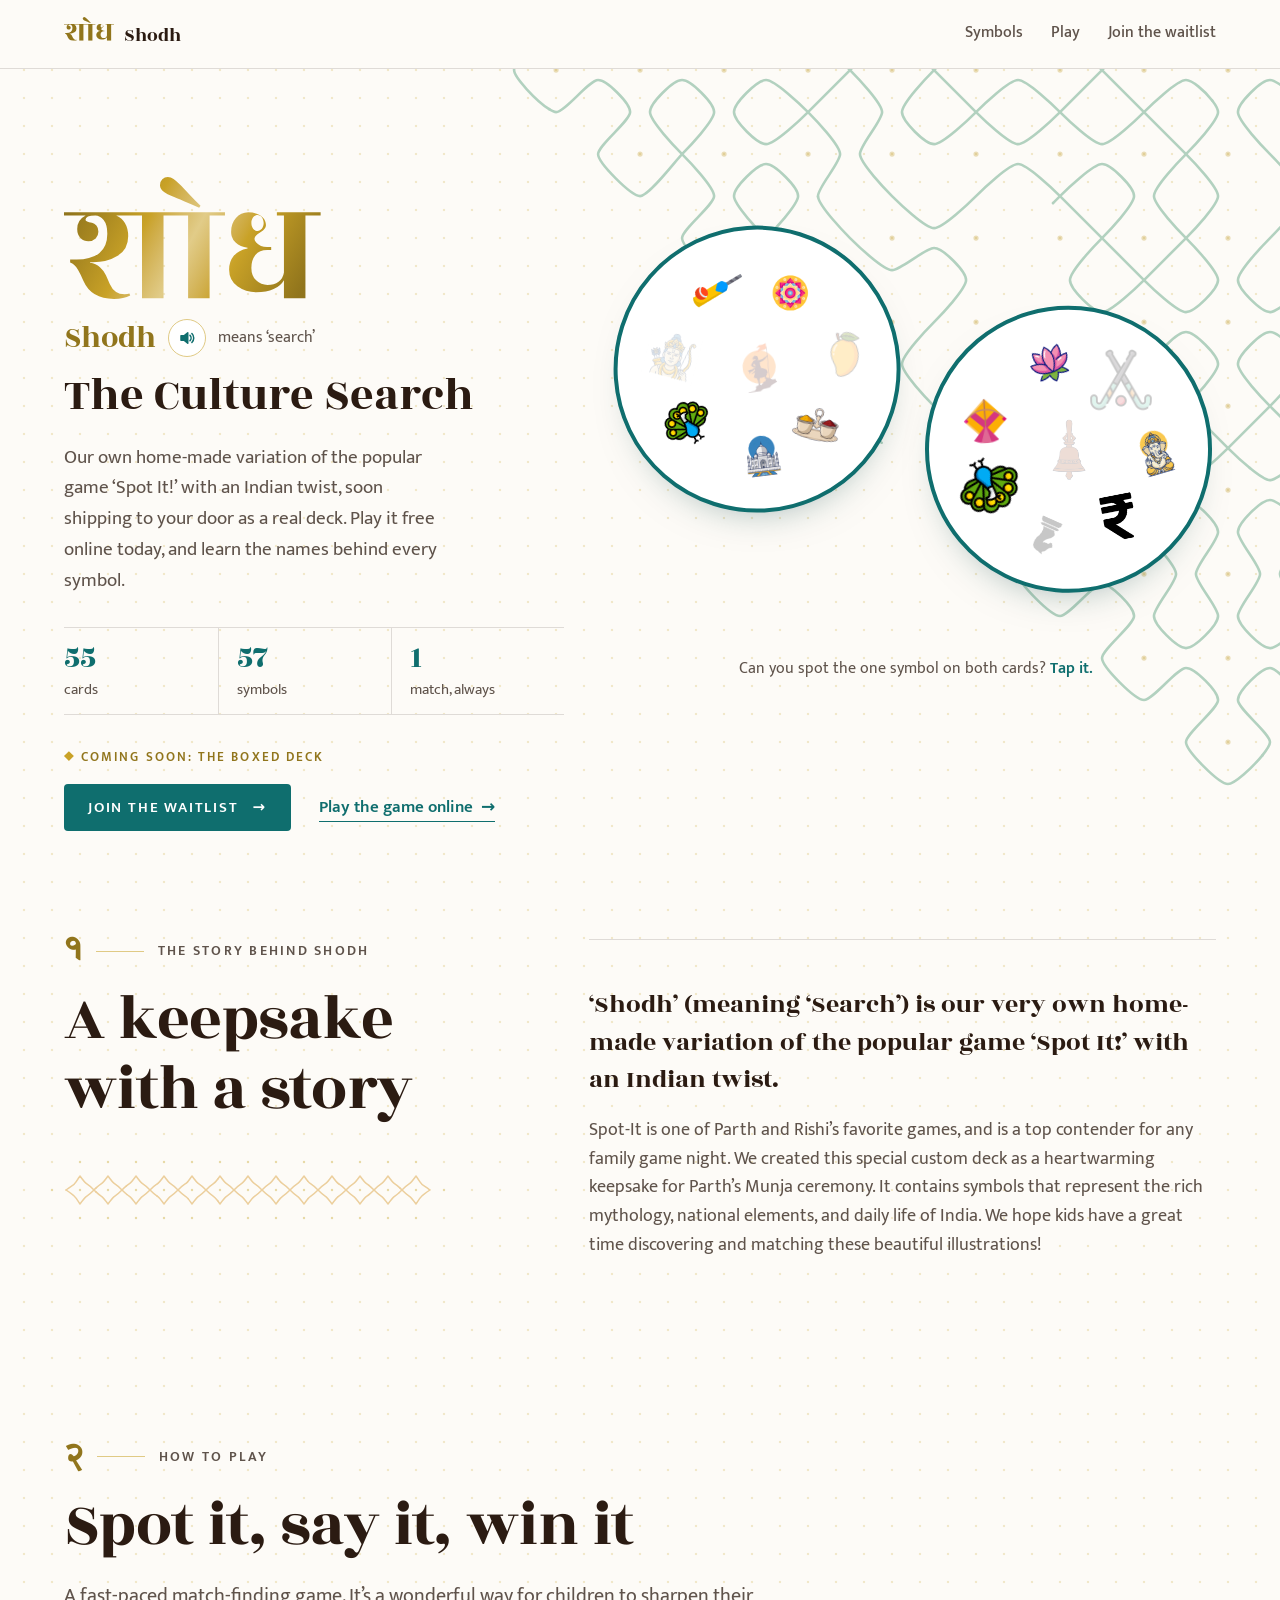
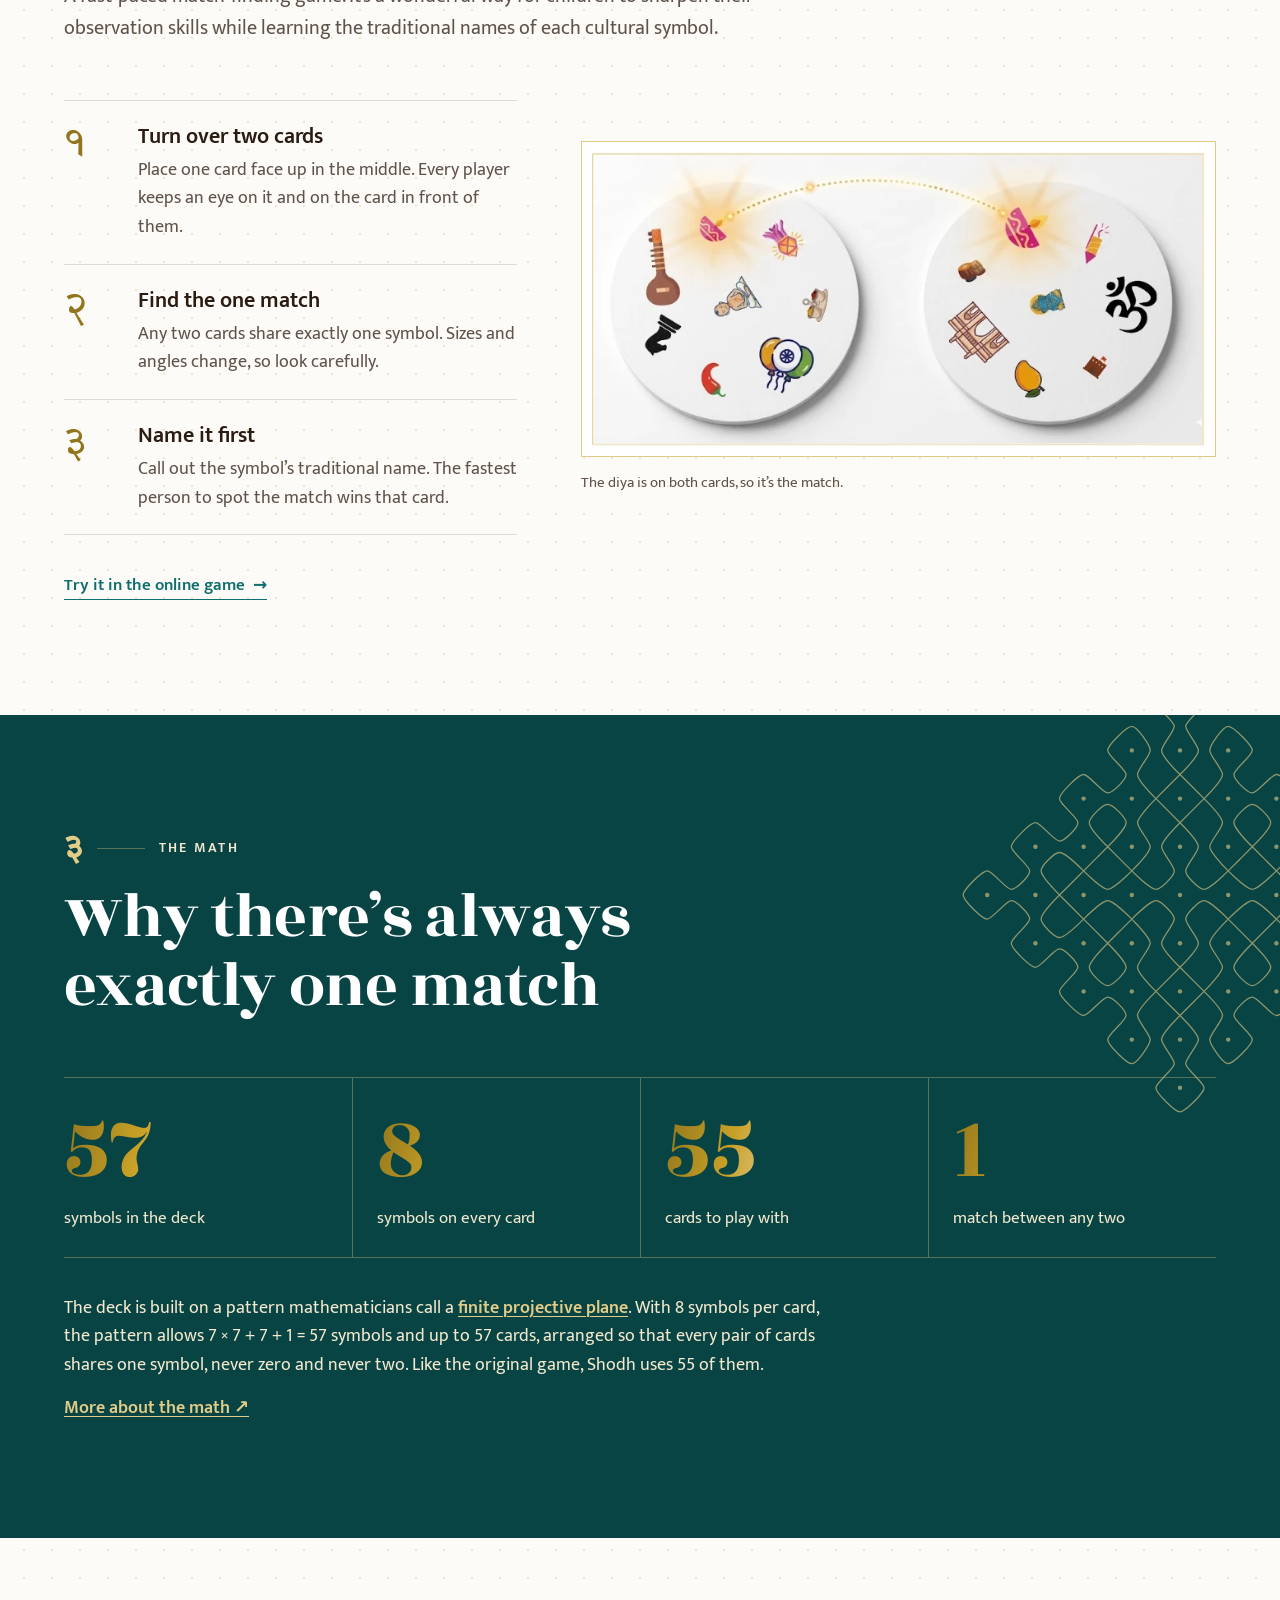
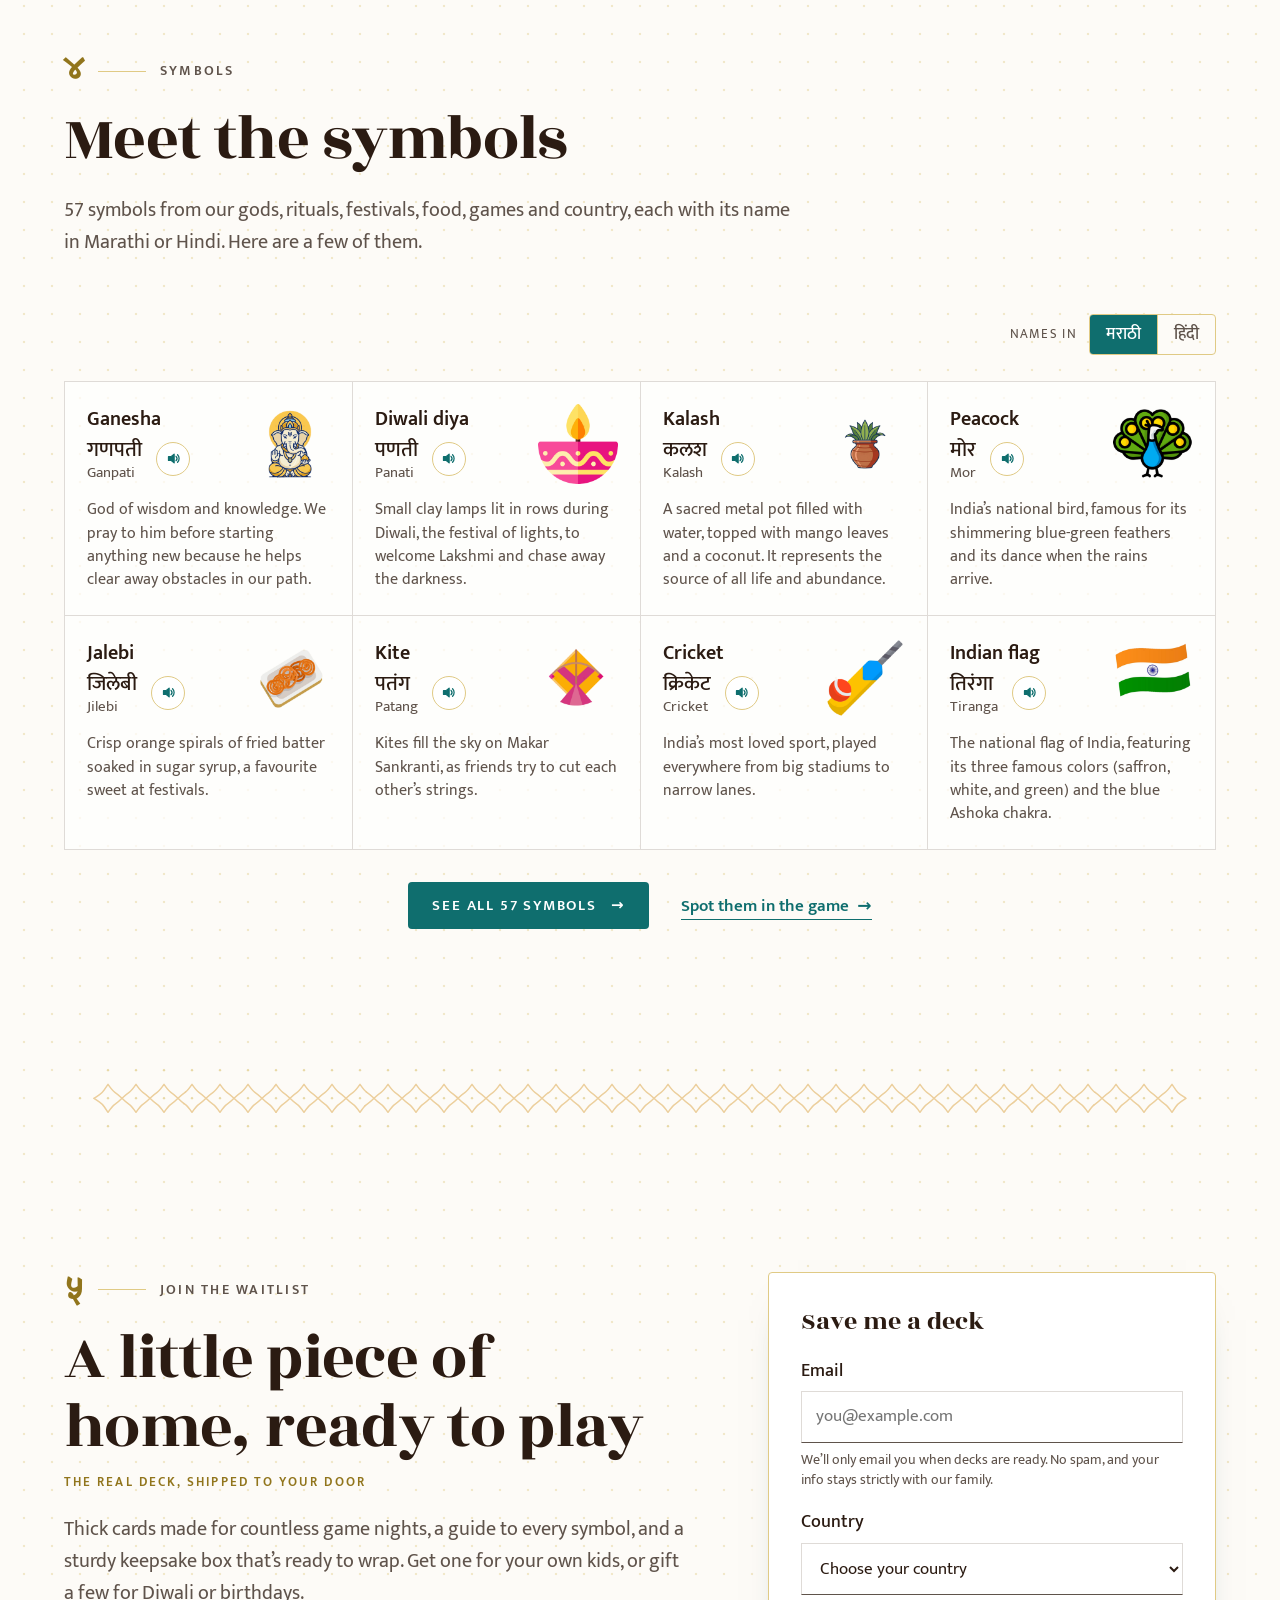
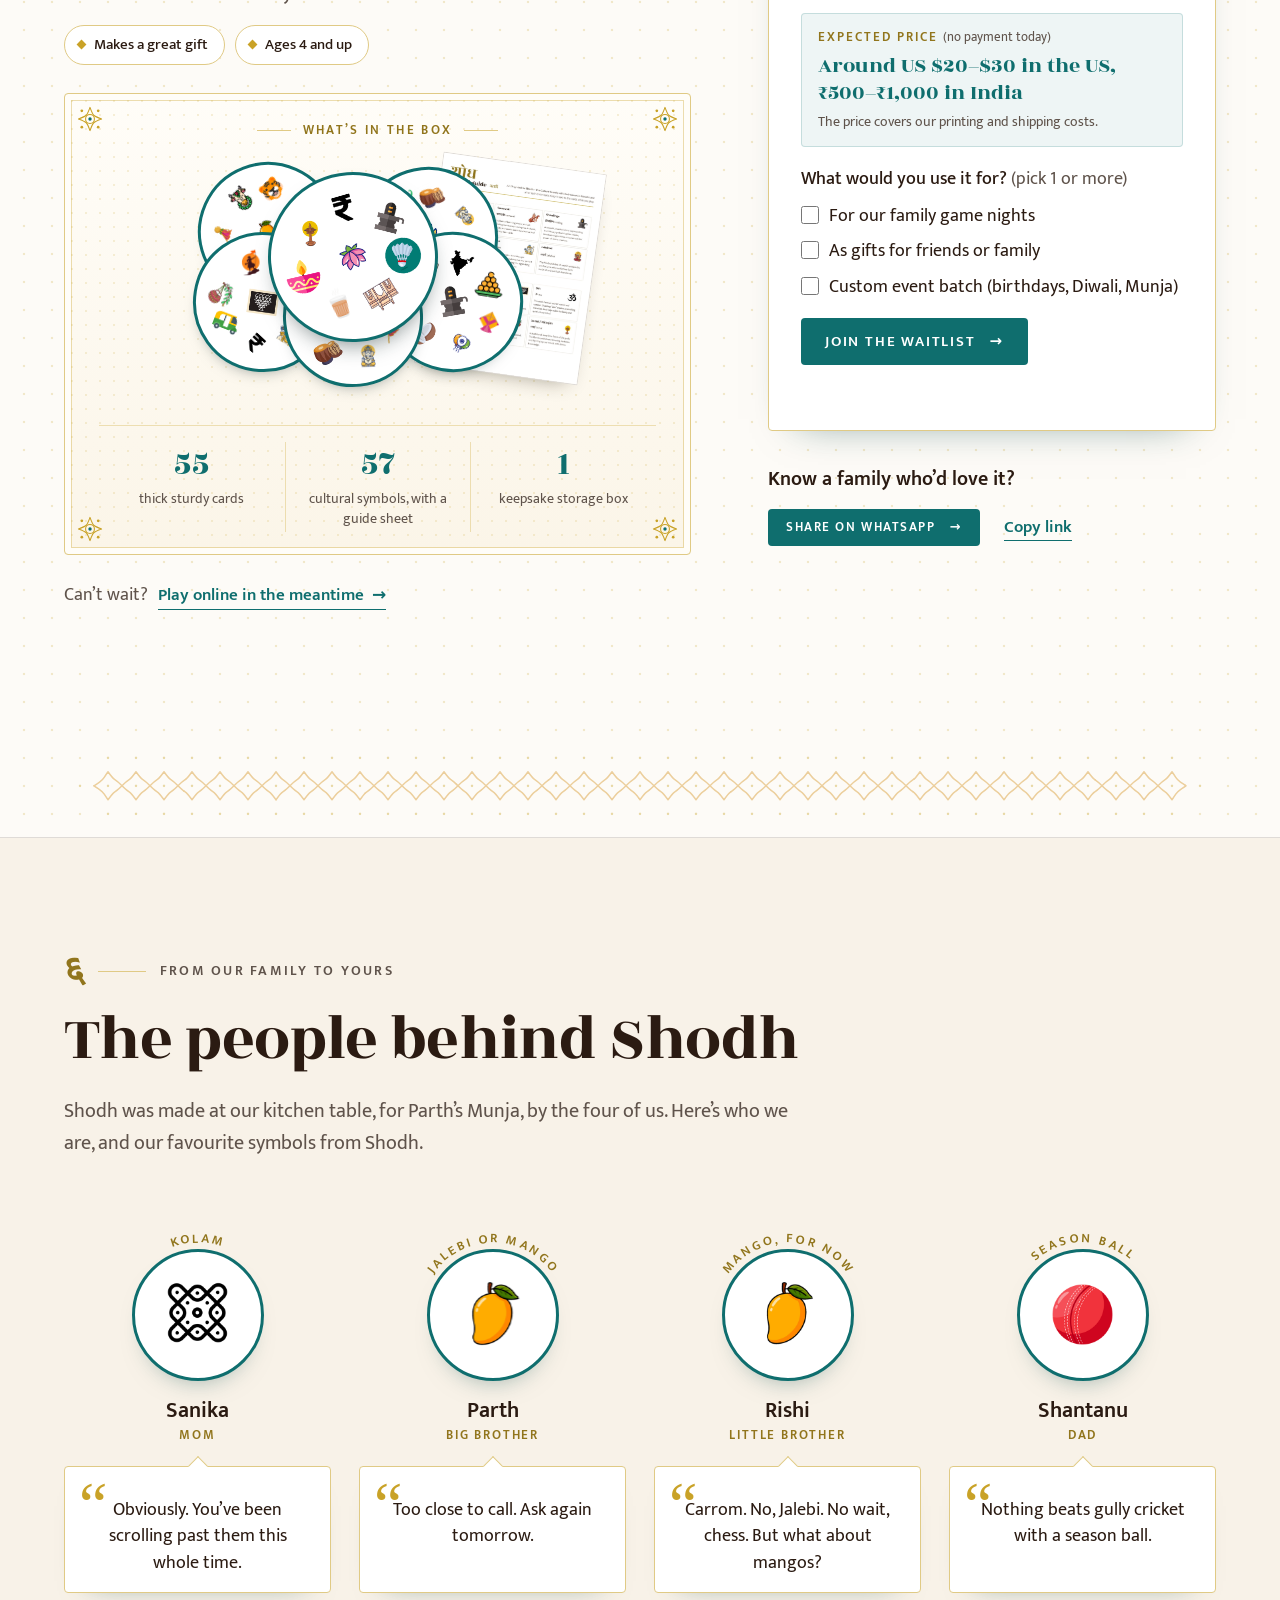
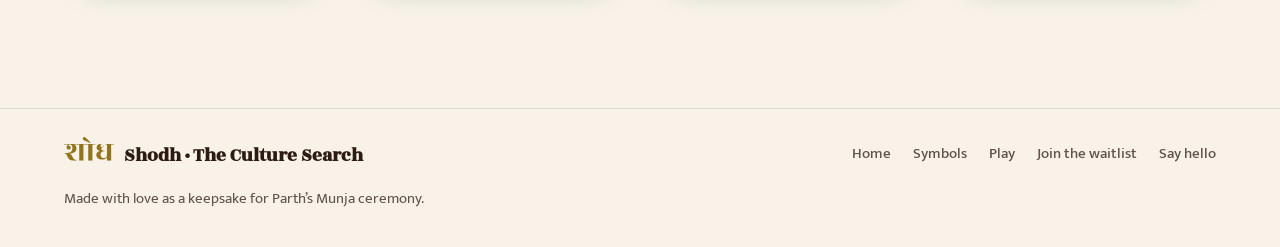
<file: index.html>
<!doctype html>
<html lang="en">
<head>
  <meta charset="utf-8">
  <meta name="viewport" content="width=device-width, initial-scale=1">
  <title>शोध Shodh – The Culture Search</title>
  <meta name="description" content="Shodh is a free printable Indian twist on ‘Spot It!’: 55 cards and 57 cultural symbols, with names in Marathi and Hindi, for families who want their kids to know their roots.">
  <!-- Link previews (WhatsApp, iMessage, Facebook, X): the picture is images/og-image.jpg -->
  <meta property="og:type" content="website">
  <meta property="og:site_name" content="Shodh – The Culture Search">
  <meta property="og:title" content="Shodh – The Culture Search">
  <meta property="og:description" content="A spot-the-match card game with 57 Indian symbols and their Marathi and Hindi names. Made by a family, for families. Play free online.">
  <meta property="og:url" content="https://shodh-spot-it.vercel.app/">
  <meta property="og:image" content="https://shodh-spot-it.vercel.app/images/og-image.jpg">
  <meta property="og:image:width" content="1200">
  <meta property="og:image:height" content="630">
  <meta property="og:image:alt" content="Two round Shodh cards that share one symbol, next to the शोध wordmark">
  <meta name="twitter:card" content="summary_large_image">
  <script src="flags.js"></script>
  <link rel="preconnect" href="https://fonts.googleapis.com">
  <link rel="preconnect" href="https://fonts.gstatic.com" crossorigin>
  <link href="https://fonts.googleapis.com/css2?family=Mukta:wght@400;500;600&family=Rozha+One&family=Tiro+Devanagari+Hindi&display=swap" rel="stylesheet">
  <link rel="stylesheet" href="styles.css">
</head>
<body data-page="home">
  <script src="site.js"></script>

  <main id="main">
    <!-- ============ Hero ============ -->
    <section class="hero" id="top">
      <div class="container hero-inner">
        <div class="hero-copy">
          <h1 class="hero-title">
            <span class="title-dev" lang="hi"><svg class="wordmark wordmark-gold" viewBox="0 0 1672 794" role="img" aria-label="शोध"><use href="#shodh-word"/></svg></span>
            <span class="say">
              <span class="say-en">Shodh</span>
              <button class="say-btn" type="button" id="say-btn" aria-label="Hear how to say Shodh">
                <svg viewBox="0 0 24 24" aria-hidden="true"><path d="M4 9v6h4l5 4V5L8 9H4Z"/><path class="wave" d="M16 8.5a5 5 0 0 1 0 7"/><path class="wave wave-2" d="M18.5 6a8.5 8.5 0 0 1 0 12"/></svg>
              </button>
              <span class="say-hint">means ‘search’</span>
            </span>
            <span class="title-en">The Culture Search</span>
          </h1>
          <p class="hero-lede" data-flag-off="waitlist">Our own home-made variation of the popular game ‘Spot It!’ with an Indian twist. Print it at home, play it tonight, and learn the names behind every symbol.</p>
          <p class="hero-lede" data-flag="waitlist">Our own home-made variation of the popular game ‘Spot It!’ with an Indian twist, soon shipping to your door as a real deck. Play it free online today, and learn the names behind every symbol.</p>
          <dl class="hero-facts">
            <div><dt>55</dt><dd>cards</dd></div>
            <div><dt>57</dt><dd>symbols</dd></div>
            <div><dt>1</dt><dd>match, always</dd></div>
          </dl>
          <div class="hero-actions" data-flag-off="waitlist">
            <a class="cta" href="download.html">Download free printable <span aria-hidden="true">→</span></a>
            <a class="link-arrow" href="play.html">Play the full game <span aria-hidden="true">→</span></a>
          </div>
          <div class="hero-actions" data-flag="waitlist">
            <p class="soon-tag">Coming soon: the boxed deck</p>
            <a class="cta" href="#waitlist">Join the waitlist <span aria-hidden="true">→</span></a>
            <a class="link-arrow" href="play.html">Play the game online <span aria-hidden="true">→</span></a>
          </div>
        </div>

        <div class="hero-stage" id="hero-stage" aria-label="Two example Shodh cards. They share exactly one symbol.">
          <div class="kolam kolam-hero" data-kolam="diamond" data-key="hero" aria-hidden="true"></div>
          <div class="hero-card" id="hero-a"></div>
          <div class="hero-card" id="hero-b"></div>
          <svg class="hero-link" id="hero-link" aria-hidden="true"><path/></svg>
          <p class="hero-caption" id="hero-caption" aria-live="polite"></p>
        </div>
      </div>
    </section>

    <div class="kolam kolam-border" data-kolam="border" data-key="border" data-place="first" aria-hidden="true"></div>

    <!-- ============ १ About ============ -->
    <section class="section" id="about">
      <div class="container about">
        <div class="sec-head">
          <p class="sec-num"><span class="num" lang="hi">१</span>The story behind Shodh</p>
          <h2>A keepsake with a story</h2>
        </div>
        <div class="about-body">
          <p class="about-lead">‘Shodh’ (meaning ‘Search’) is our very own home-made variation of the popular game ‘Spot It!’ with an Indian twist.</p>
          <p>Spot-It is one of Parth and Rishi’s favorite games, and is a top contender for any family game night. We created this special custom deck as a heartwarming keepsake for Parth’s Munja ceremony. It contains symbols that represent the rich mythology, national elements, and daily life of India. We hope kids have a great time discovering and matching these beautiful illustrations!</p>
        </div>
      </div>
    </section>

    <!-- ============ २ How to play ============ -->
    <section class="section" id="how-to-play">
      <div class="container">
        <div class="sec-head">
          <p class="sec-num"><span class="num" lang="hi">२</span>How to play</p>
          <h2>Spot it, say it, win it</h2>
          <p class="lede">A fast-paced match-finding game. It’s a wonderful way for children to sharpen their observation skills while learning the traditional names of each cultural symbol.</p>
        </div>

        <div class="play">
          <ol class="steps">
            <li>
              <span class="step-num" lang="hi">१</span>
              <div><h3>Turn over two cards</h3><p>Place one card face up in the middle. Every player keeps an eye on it and on the card in front of them.</p></div>
            </li>
            <li>
              <span class="step-num" lang="hi">२</span>
              <div><h3>Find the one match</h3><p>Any two cards share exactly one symbol. Sizes and angles change, so look carefully.</p></div>
            </li>
            <li>
              <span class="step-num" lang="hi">३</span>
              <div><h3>Name it first</h3><p>Call out the symbol’s traditional name. The fastest person to spot the match wins that card.</p></div>
            </li>
          </ol>
          <figure class="play-art">
            <img src="images/how-to-play.png" alt="Two round cards side by side; the pink diya appears on both and is highlighted as the match" width="745" height="358">
            <figcaption>The diya is on both cards, so it’s the match.</figcaption>
          </figure>
        </div>
        <p class="section-link"><a class="link-arrow" href="play.html">Try it in the online game <span aria-hidden="true">→</span></a></p>
      </div>
    </section>

    <!-- ============ ३ The math ============ -->
    <section class="section math" id="the-math">
      <div class="kolam kolam-diamond" data-kolam="diamond" data-key="math" aria-hidden="true"></div>
      <div class="container">
        <div class="sec-head">
          <p class="sec-num"><span class="num" lang="hi">३</span>The math</p>
          <h2>Why there’s always exactly one match</h2>
        </div>
        <dl class="stats">
          <div><dt>57</dt><dd>symbols in the deck</dd></div>
          <div><dt>8</dt><dd>symbols on every card</dd></div>
          <div><dt>55</dt><dd>cards to play with</dd></div>
          <div><dt>1</dt><dd>match between any two</dd></div>
        </dl>
        <p class="math-note">The deck is built on a pattern mathematicians call a <a class="math-link" href="https://en.wikipedia.org/wiki/Projective_plane#Finite_projective_planes" target="_blank" rel="noopener">finite projective plane</a>. With 8 symbols per card, the pattern allows 7 × 7 + 7 + 1 = 57 symbols and up to 57 cards, arranged so that every pair of cards shares one symbol, never zero and never two. Like the original game, Shodh uses 55 of them.</p>
        <p class="math-more"><a class="math-link" href="https://en.wikipedia.org/wiki/Projective_plane#Finite_projective_planes" target="_blank" rel="noopener">More about the math&nbsp;<span aria-hidden="true">↗</span></a></p>
      </div>
    </section>

    <!-- ============ ४ Symbols (a taste; all 57 are on symbols.html) ============ -->
    <section class="section" id="symbols">
      <div class="container">
        <div class="sec-head">
          <p class="sec-num"><span class="num" lang="hi">४</span>Symbols</p>
          <h2>Meet the symbols</h2>
          <p class="lede">57 symbols from our gods, rituals, festivals, food, games and country, each with its name in Marathi or Hindi. Here are a few of them.</p>
        </div>
        <div class="symbols-bar symbols-bar-short">
          <div class="lang-switch" role="group" aria-label="Show names in">
            <span class="lang-switch-label">Names in</span>
            <span class="lang-btns"><button type="button" data-lang="mr" aria-pressed="true" lang="mr">मराठी</button><button type="button" data-lang="hi" aria-pressed="false" lang="hi">हिंदी</button></span>
          </div>
        </div>
        <ul class="symbol-grid is-preview" id="symbol-grid" data-preview="ganesha diya kalash peacock jalebi kite cricket tiranga"></ul>
        <div class="symbols-foot">
          <a class="cta" href="symbols.html">See all 57 symbols <span aria-hidden="true">→</span></a>
          <a class="link-arrow" href="play.html">Spot them in the game <span aria-hidden="true">→</span></a>
        </div>
      </div>
    </section>

    <div class="kolam kolam-border" data-kolam="border" data-key="border" data-place="symbols" aria-hidden="true"></div>

    <!-- ============ ५ Print it (short; everything is on download.html) ============ -->
    <section class="section" id="print" data-flag-off="waitlist">
      <div class="container print-teaser">
        <div class="sec-head">
          <p class="sec-num"><span class="num" lang="hi">५</span>Print it</p>
          <h2>Ready to play in about 20 minutes</h2>
          <p class="lede">Free to download: all 55 cards, rectangular or round, in US Letter or A4, plus a symbol guide with every name and meaning.</p>
        </div>
        <ol class="mini-steps">
          <li><span class="step-num" lang="hi">१</span>Print at a good print shop</li>
          <li><span class="step-num" lang="hi">२</span>Cut along the borders</li>
          <li><span class="step-num" lang="hi">३</span>Protect them (optional)</li>
        </ol>
        <div class="teaser-actions">
          <a class="cta" href="download.html">Get the printables <span aria-hidden="true">→</span></a>
          <a class="link-arrow" href="download.html#how-to-print">Printing tips <span aria-hidden="true">→</span></a>
        </div>
      </div>
    </section>

    <!-- ============ ५ Join the waitlist (waitlist version) ============
         The deck details below are placeholders until the real ones are decided. -->
    <section class="section waitlist-section" id="waitlist" data-flag="waitlist">
      <div class="container waitlist">
        <div class="waitlist-copy">
          <div class="sec-head">
            <p class="sec-num"><span class="num" lang="hi">५</span>Join the waitlist</p>
            <h2>A little piece of home, ready to play</h2>
            <p class="sec-sub">The real deck, shipped to your door</p>
            <p class="lede">Thick cards made for countless game nights, a guide to every symbol, and a sturdy keepsake box that’s ready to wrap. Get one for your own kids, or gift a few for Diwali or birthdays.</p>
          </div>
          <ul class="pills">
            <li>Makes a great gift</li>
            <li>Ages 4 and up</li>
          </ul>

          <div class="in-box">
            <p class="in-box-title">What’s in the box</p>
            <!-- The deck, drawn: a page of the real symbol guide with cards scattered over it;
                 only the top card is fully in view. Swap for a photo when there is one. -->
            <div class="deck-art" aria-hidden="true">
              <img class="da-page" src="images/guide-page.jpg" alt="" width="935" height="1210" loading="lazy">
              <div class="da-card da-c1"></div>
              <div class="da-card da-c2"></div>
              <div class="da-card da-c3"></div>
              <div class="da-card da-c4"></div>
              <div class="da-card da-c5"></div>
              <div class="da-card da-top"></div>
            </div>
            <dl class="in-box-list">
              <div><dt>55</dt><dd>thick sturdy cards</dd></div>
              <div><dt>57</dt><dd>cultural symbols, with a guide sheet</dd></div>
              <div><dt>1</dt><dd>keepsake storage box</dd></div>
            </dl>
          </div>
          <p class="meantime">Can’t wait? <a class="link-arrow" href="play.html">Play online in the meantime <span aria-hidden="true">→</span></a></p>
        </div>

        <div class="waitlist-side">
        <!-- Sign-ups go to a Google Form (and its Sheet): set it up in WAITLIST_FORM at the top of app.js -->
        <form class="waitlist-form" id="waitlist-form" novalidate>
          <h3>Save me a deck</h3>
          <div class="field">
            <label for="wl-email">Email</label>
            <input id="wl-email" name="email" type="email" autocomplete="email" placeholder="you@example.com" required aria-describedby="wl-privacy">
            <p class="field-hint" id="wl-privacy">We’ll only email you when decks are ready. No spam, and your info stays strictly with our family.</p>
          </div>
          <div class="field">
            <label for="wl-country">Country</label>
            <select id="wl-country" name="country" required>
              <option value="">Choose your country</option>
              <option>United States</option>
              <option>India</option>
              <option value="Other">Another country</option>
            </select>
          </div>
          <div class="form-price" aria-live="polite">
            <p class="form-price-label">Expected price <span>(no payment today)</span></p>
            <p class="form-price-value" id="deck-price">Around US $20–$30 in the US, ₹500–₹1,000 in India</p>
            <p class="form-price-note">The price covers our printing and shipping costs.</p>
          </div>
          <fieldset class="uses">
            <legend>What would you use it for? <span>(pick 1 or more)</span></legend>
            <label class="check"><input type="checkbox" name="use" value="For our family game nights"> For our family game nights</label>
            <label class="check"><input type="checkbox" name="use" value="As gifts for friends or family"> As gifts for friends or family</label>
            <label class="check"><input type="checkbox" name="use" value="Custom event batch (birthdays, Diwali, Munja)"> Custom event batch (birthdays, Diwali, Munja)</label>
          </fieldset>
          <button class="cta" type="submit">Join the waitlist <span aria-hidden="true">→</span></button>
          <p class="form-msg" id="wl-msg" aria-live="polite"></p>
        </form>
          <div class="share">
            <p class="share-label">Know a family who’d love it?</p>
            <div class="share-actions">
              <a class="cta cta-small" data-share="wa" href="https://wa.me/" target="_blank" rel="noopener">Share on WhatsApp <span aria-hidden="true">→</span></a>
              <button class="link-arrow" type="button" data-share="copy">Copy link</button>
              <button class="link-arrow" type="button" data-share="native" hidden>More ways to share</button>
            </div>
            <p class="share-status" aria-live="polite"></p>
          </div>
        </div>
      </div>
    </section>

    <div class="kolam kolam-border" data-kolam="border" data-key="border" aria-hidden="true"></div>

    <!-- ============ ६ From our family ============ -->
    <section class="section" id="family" data-flag-off="waitlist">
      <div class="container family">
        <div class="family-photo">
          <!-- Placeholder until the real deck photo arrives (save it as images/deck-photo.jpg) -->
          <img src="images/card-stack.png" alt="The printed Shodh deck" width="365" height="370">
        </div>
        <div class="family-copy">
          <div class="sec-head">
            <p class="sec-num"><span class="num" lang="hi">६</span>From our family to yours</p>
            <h2>Made with love, free to share</h2>
          </div>
          <p>We made Shodh for Parth’s Munja, so he and his brother Rishi could play their favourite game with symbols from home. If it helps your kids feel a little closer to their roots, it has done its job.</p>
          <ul class="promise">
            <li>Free to download</li>
            <li>No sign-up</li>
            <li>No ads</li>
            <li>Made by a family, for families</li>
          </ul>

          <div class="share">
            <p class="share-label">Know a family who’d enjoy it?</p>
            <div class="share-actions">
              <a class="cta cta-small" id="share-wa" data-share="wa" href="https://wa.me/" target="_blank" rel="noopener">Share on WhatsApp <span aria-hidden="true">→</span></a>
              <button class="link-arrow" type="button" id="share-copy" data-share="copy">Copy link</button>
              <button class="link-arrow" type="button" id="share-native" data-share="native" hidden>More ways to share</button>
            </div>
            <p class="share-status" id="share-status" aria-live="polite"></p>
          </div>

          <!-- Set data-endpoint to a sign-up service URL (e.g. Buttondown, Mailchimp, Google Forms) to collect emails -->
          <form class="notify" id="notify" data-endpoint="" novalidate>
            <fieldset class="notify-topics">
              <legend>Stay in the loop <span>(optional)</span></legend>
              <label class="check"><input type="checkbox" name="interest" value="printables" checked> New printable games</label>
              <label class="check"><input type="checkbox" name="interest" value="multiplayer"> When the online multiplayer game launches</label>
            </fieldset>
            <label class="sr-only" for="notify-email">Email address</label>
            <div class="notify-row">
              <input id="notify-email" name="email" type="email" autocomplete="email" placeholder="you@example.com" required>
              <button class="link-arrow" type="submit">Keep me posted <span aria-hidden="true">→</span></button>
            </div>
            <p class="notify-msg" id="notify-msg" aria-live="polite"></p>
          </form>
        </div>
      </div>
    </section>

    <!-- ============ ७ Feedback ============ -->
    <section class="section feedback-section" id="feedback" data-flag-off="waitlist">
      <div class="container feedback">
        <div class="sec-head">
          <p class="sec-num"><span class="num" lang="hi">७</span>Say hello</p>
          <h2>Say hello</h2>
          <p class="lede">Played a round? Spotted a symbol we should add, or a name we got wrong? We’d love to hear from you, even if it’s just to say hi.</p>
        </div>

        <!-- Set data-endpoint to a form service URL (e.g. Formspree, Google Forms) to receive messages -->
        <form class="feedback-form" id="feedback-form" data-endpoint="" novalidate>
          <fieldset class="topics">
            <legend>What’s it about?</legend>
            <label class="chip-radio"><input type="radio" name="topic" value="feedback" checked><span>Feedback on the game</span></label>
            <label class="chip-radio"><input type="radio" name="topic" value="symbol"><span>Idea for a symbol</span></label>
            <label class="chip-radio"><input type="radio" name="topic" value="printing"><span>Printing problem</span></label>
            <label class="chip-radio"><input type="radio" name="topic" value="hello"><span>Just saying hi</span></label>
          </fieldset>
          <div class="field">
            <label for="fb-message">Your message</label>
            <textarea id="fb-message" name="message" rows="5" required placeholder="We played it at our Ganpati get-together and the kids loved…"></textarea>
          </div>
          <div class="field-row">
            <div class="field">
              <label for="fb-name">Name <span>(optional)</span></label>
              <input id="fb-name" name="name" type="text" autocomplete="name">
            </div>
            <div class="field">
              <label for="fb-email">Email <span>(optional, if you’d like a reply)</span></label>
              <input id="fb-email" name="email" type="email" autocomplete="email">
            </div>
          </div>
          <div class="form-actions">
            <button class="cta" type="submit">Send message <span aria-hidden="true">→</span></button>
            <p class="form-msg" id="fb-msg" aria-live="polite"></p>
          </div>
        </form>
      </div>
    </section>
    <!-- ============ ६ From our family to yours (waitlist version) ============ -->
    <section class="section people-section" id="people" data-flag="waitlist">
      <div class="container">
        <div class="sec-head">
          <p class="sec-num"><span class="num" lang="hi">६</span>From our family to yours</p>
          <h2>The people behind Shodh</h2>
          <p class="lede">Shodh was made at our kitchen table, for Parth’s Munja, by the four of us. Here’s who we are, and our favourite symbols from Shodh.</p>
        </div>
        <ul class="people">
          <li class="person">
            <div class="person-sym" data-picks="kolam" data-fav="Kolam"></div>
            <h3>Sanika <span>Mom</span></h3>
            <blockquote class="person-quote">
              <p>Obviously. You’ve been scrolling past them this whole time.</p>
            </blockquote>
          </li>
          <li class="person">
            <div class="person-sym" data-picks="jalebi mango" data-style="toss" data-fav="Jalebi or Mango"></div>
            <h3>Parth <span>Big brother</span></h3>
            <blockquote class="person-quote">
              <p>Too close to call. Ask again tomorrow.</p>
            </blockquote>
          </li>
          <li class="person">
            <div class="person-sym" data-picks="mango" data-fav="Mango, for now"></div>
            <h3>Rishi <span>Little brother</span></h3>
            <blockquote class="person-quote">
              <p>Carrom. No, Jalebi. No wait, chess. But what about mangos?</p>
            </blockquote>
          </li>
          <li class="person">
            <div class="person-sym" data-picks="season-ball" data-fav="Season ball"></div>
            <h3>Shantanu <span>Dad</span></h3>
            <blockquote class="person-quote">
              <p>Nothing beats gully cricket with a season ball.</p>
            </blockquote>
          </li>
        </ul>
      </div>
    </section>
  </main>

  <footer class="site-footer"></footer>

  <script src="kolam-diamond.js"></script>
  <script src="kolam.js"></script>
  <script src="kolam-dev.js"></script>
  <script src="symbols.js"></script>
  <script src="deck.js"></script>
  <script src="app.js"></script>
</body>
</html>
</file>
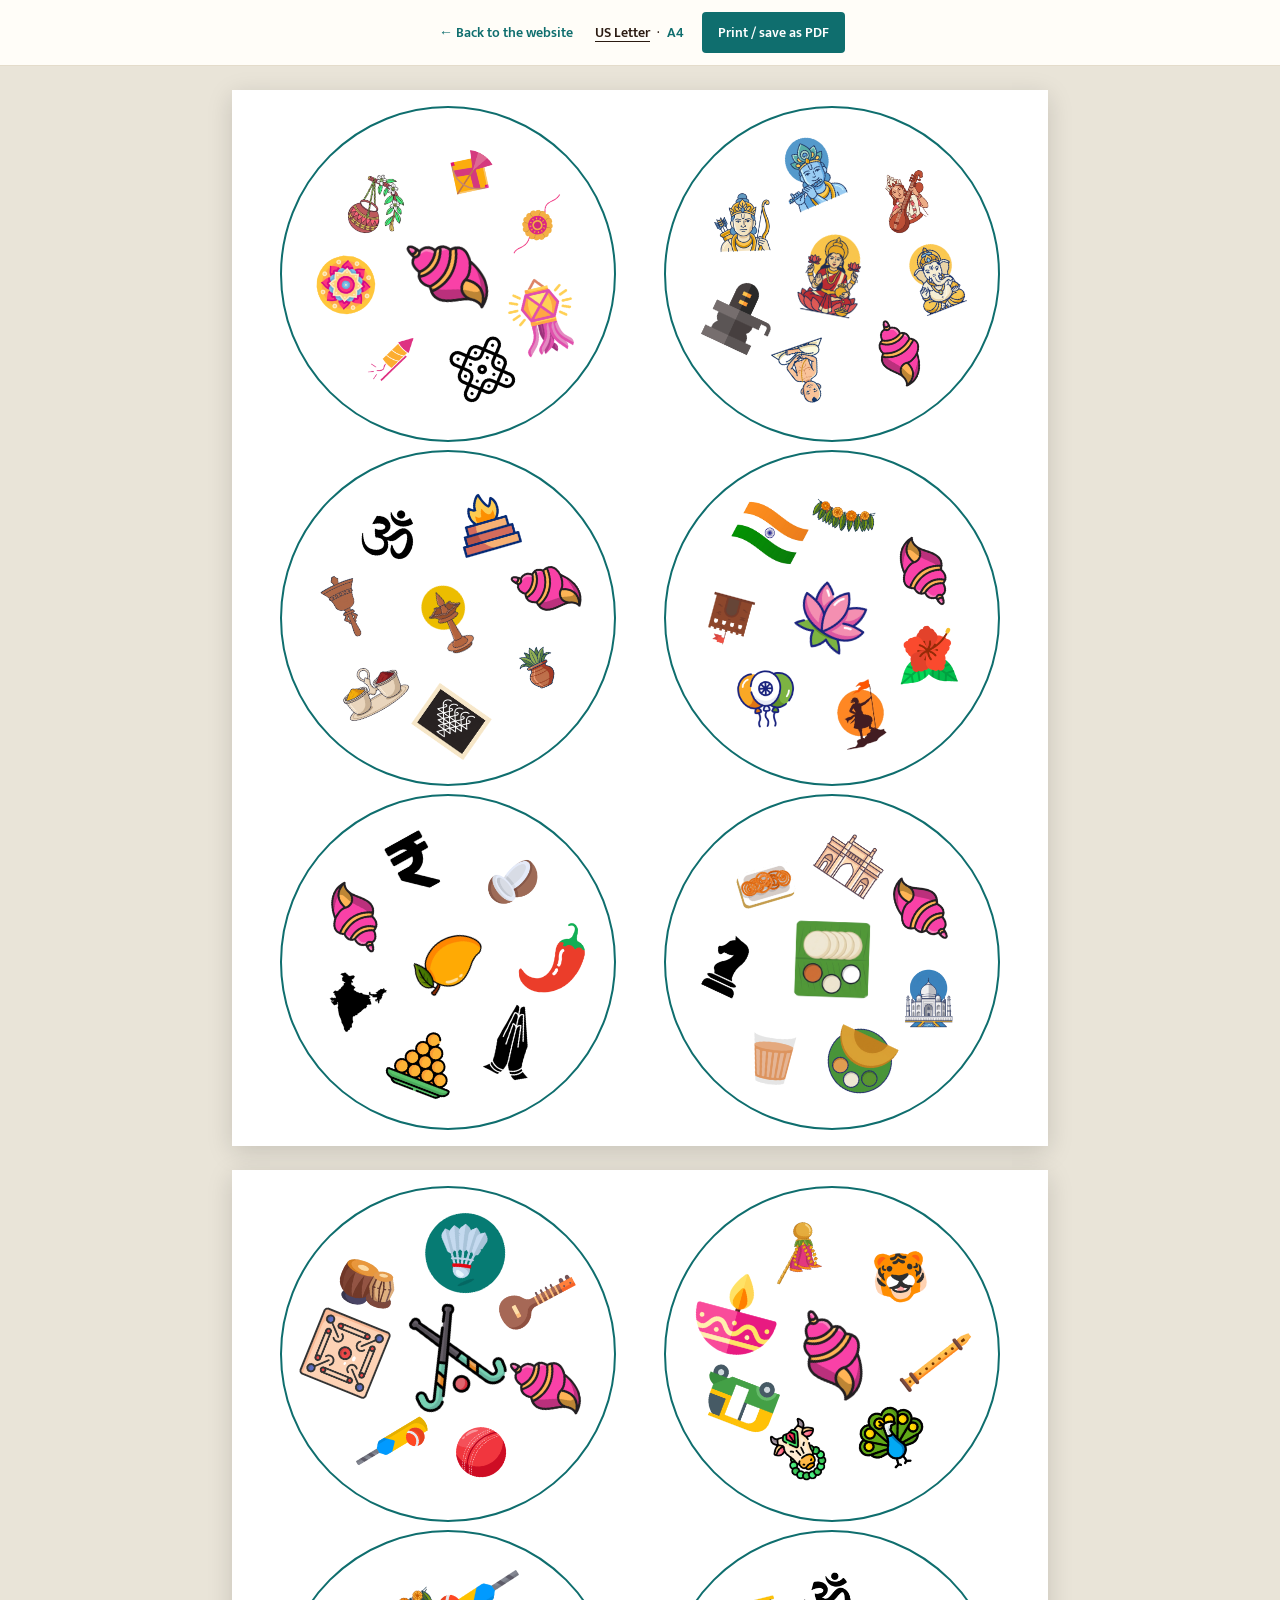
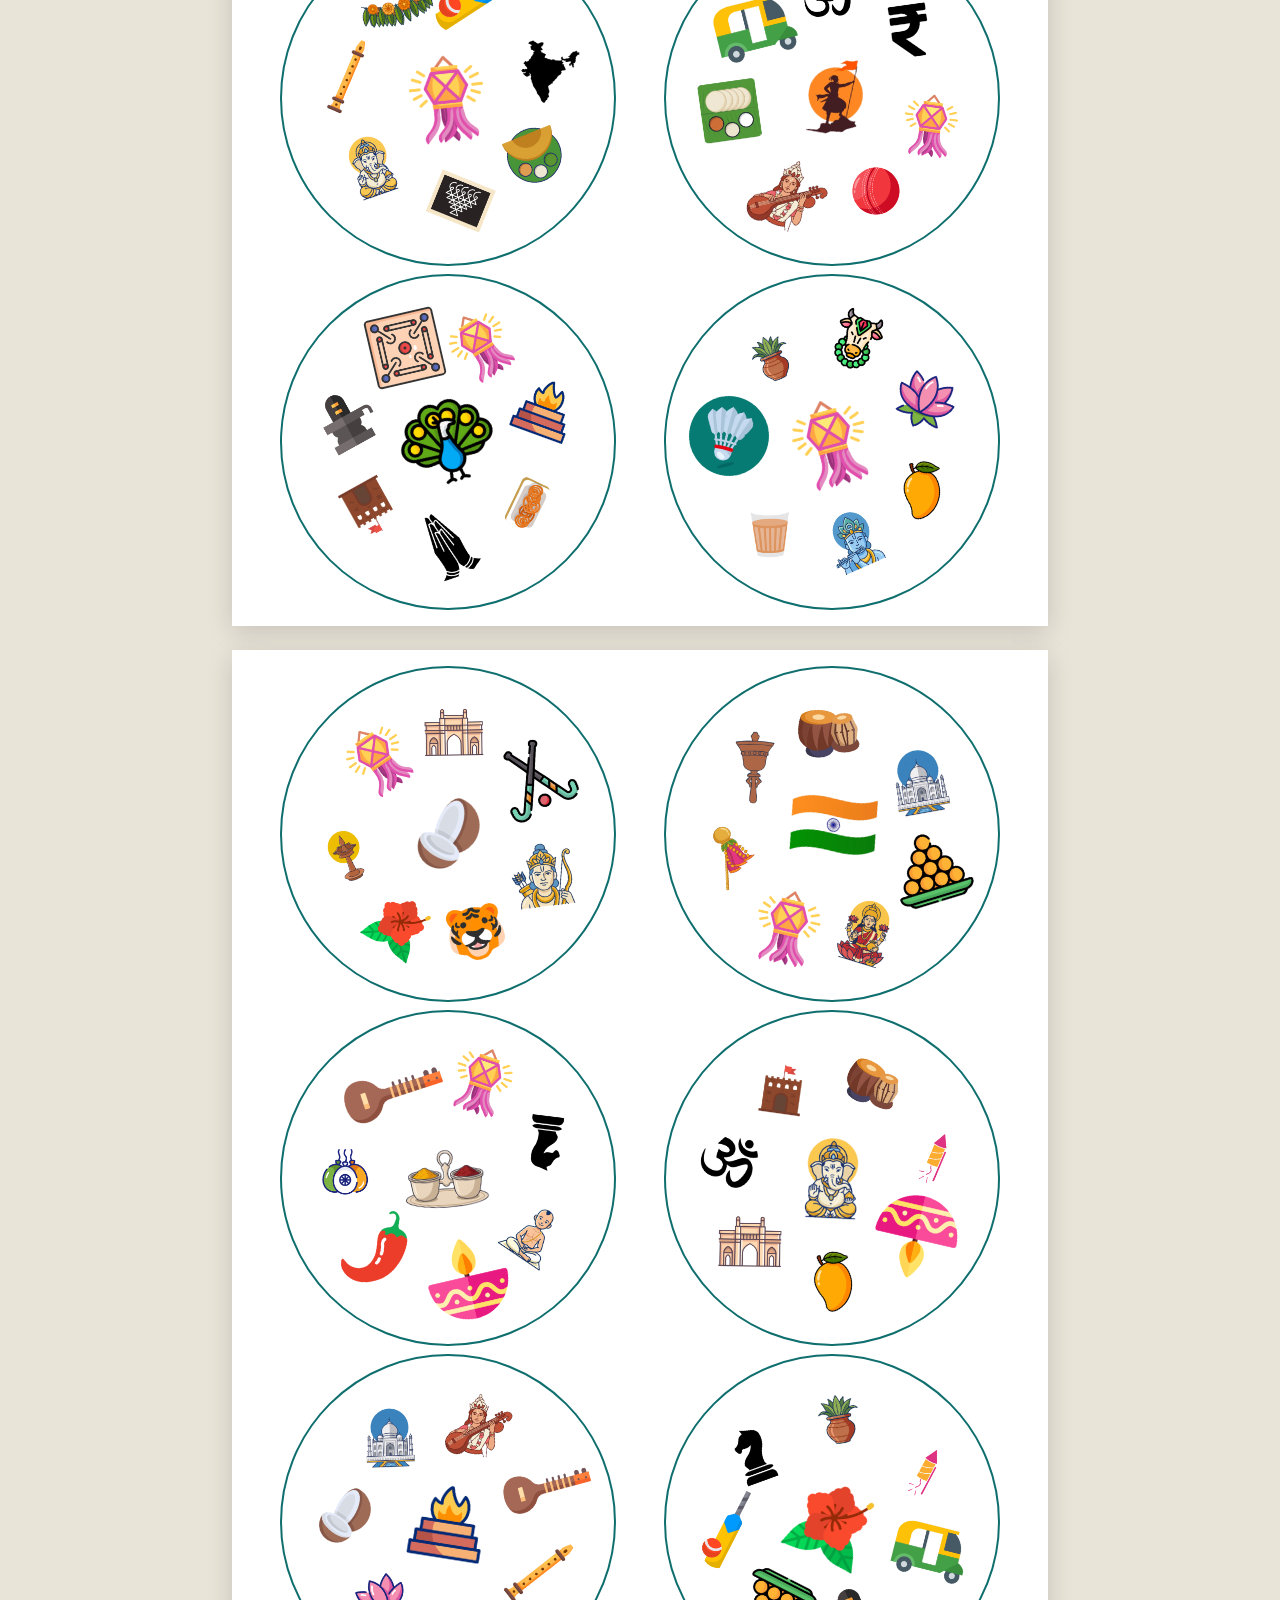
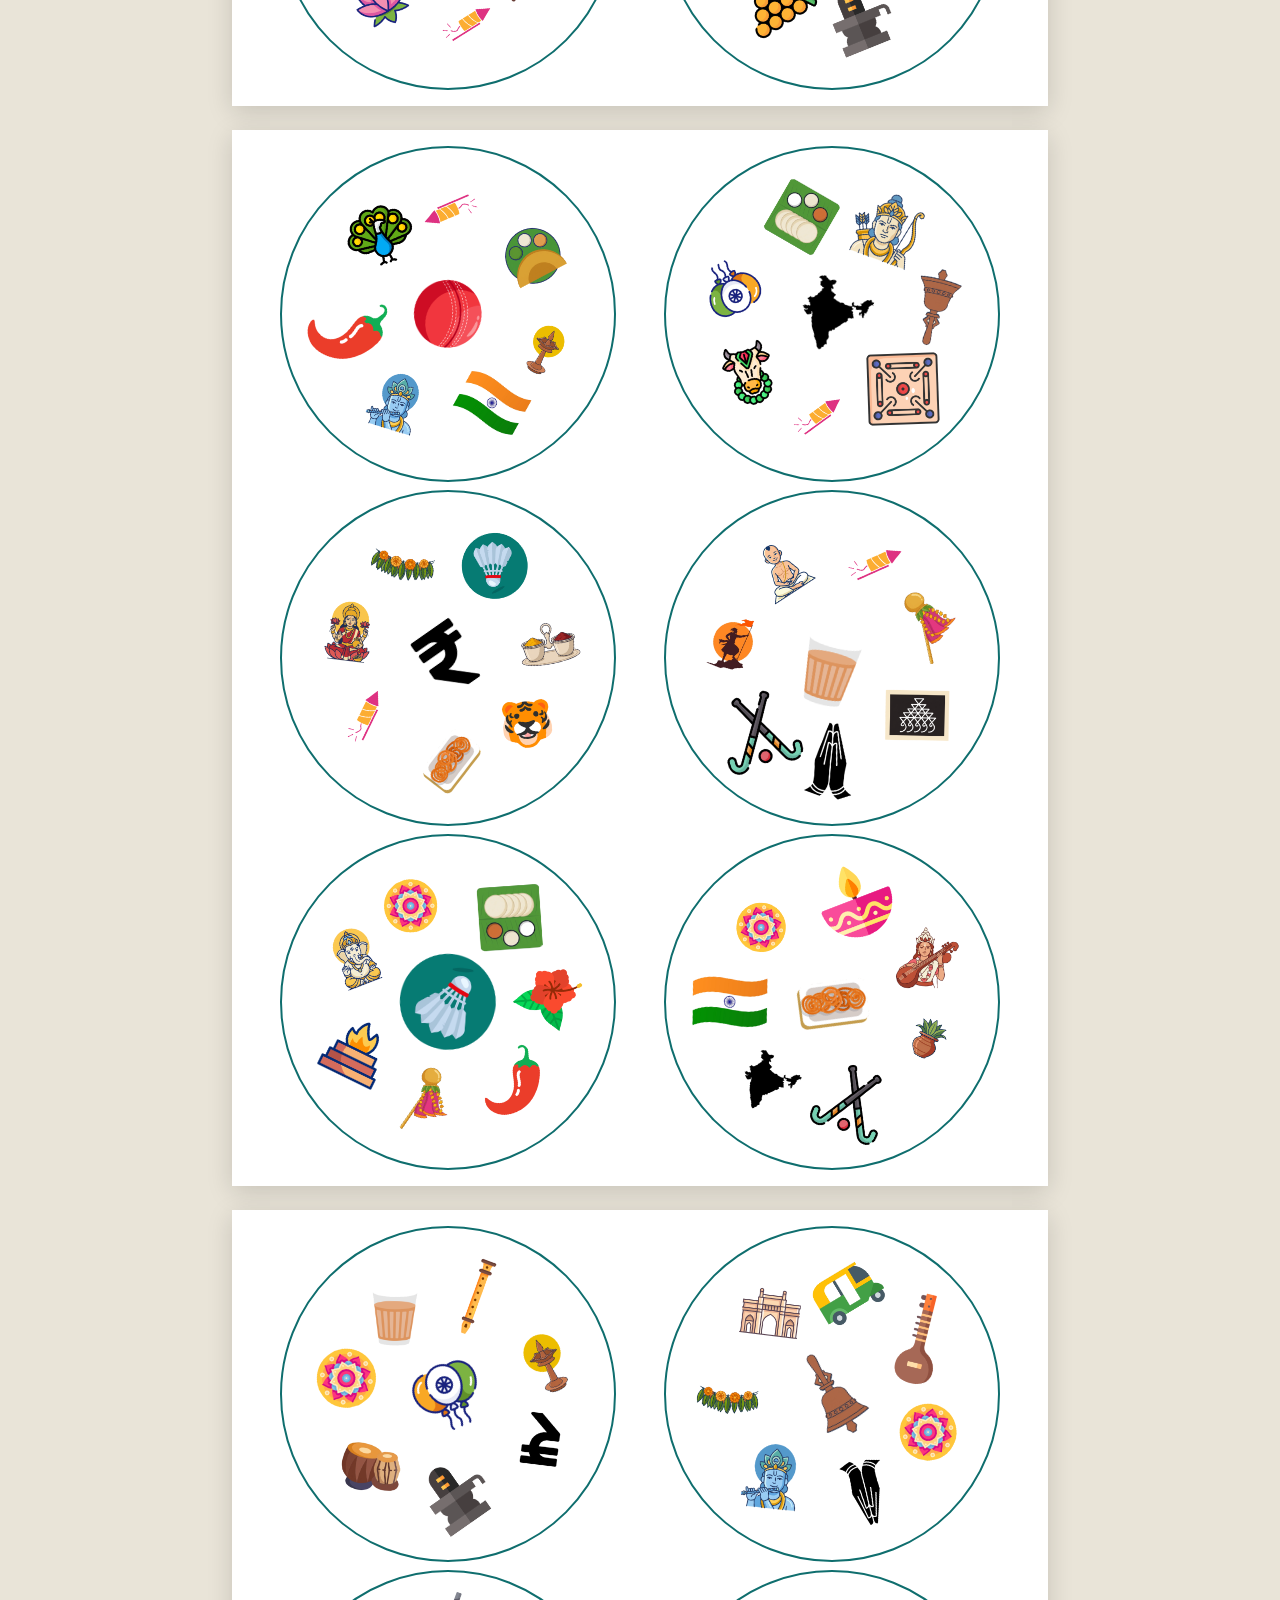
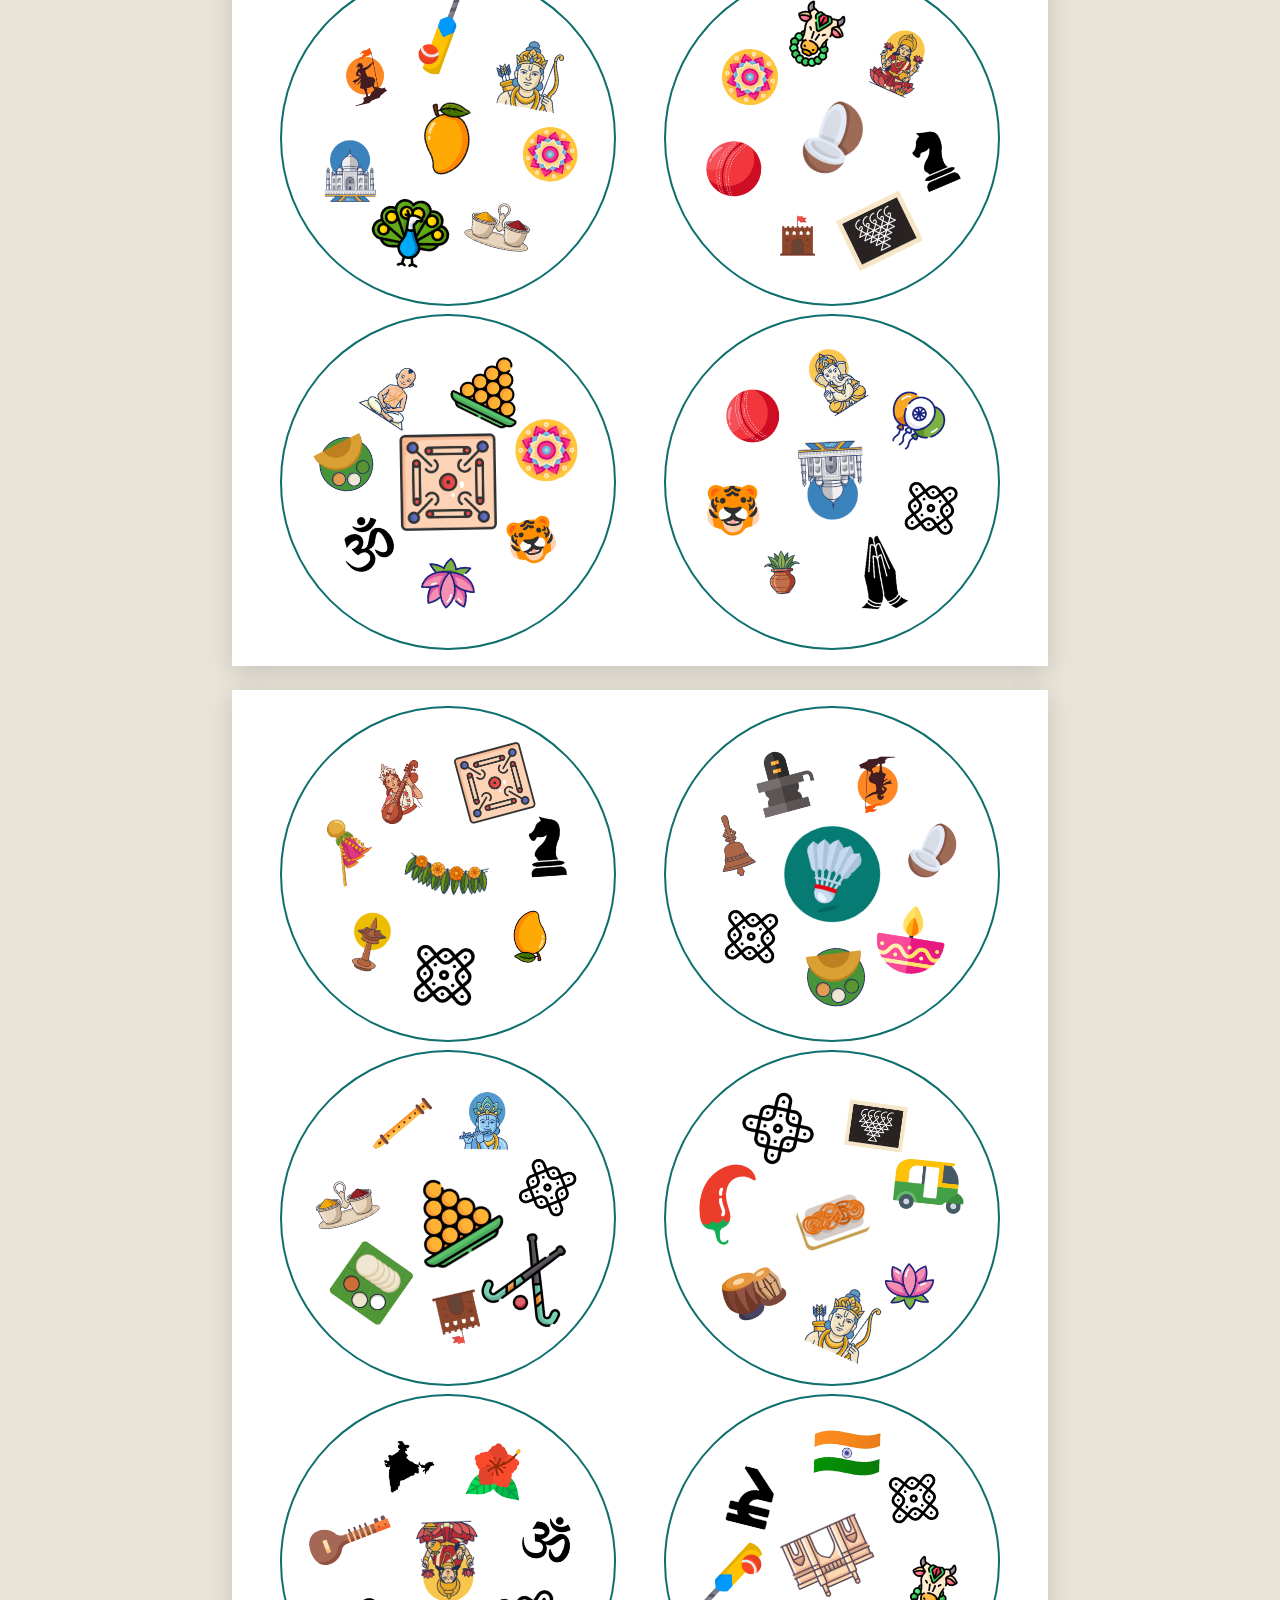
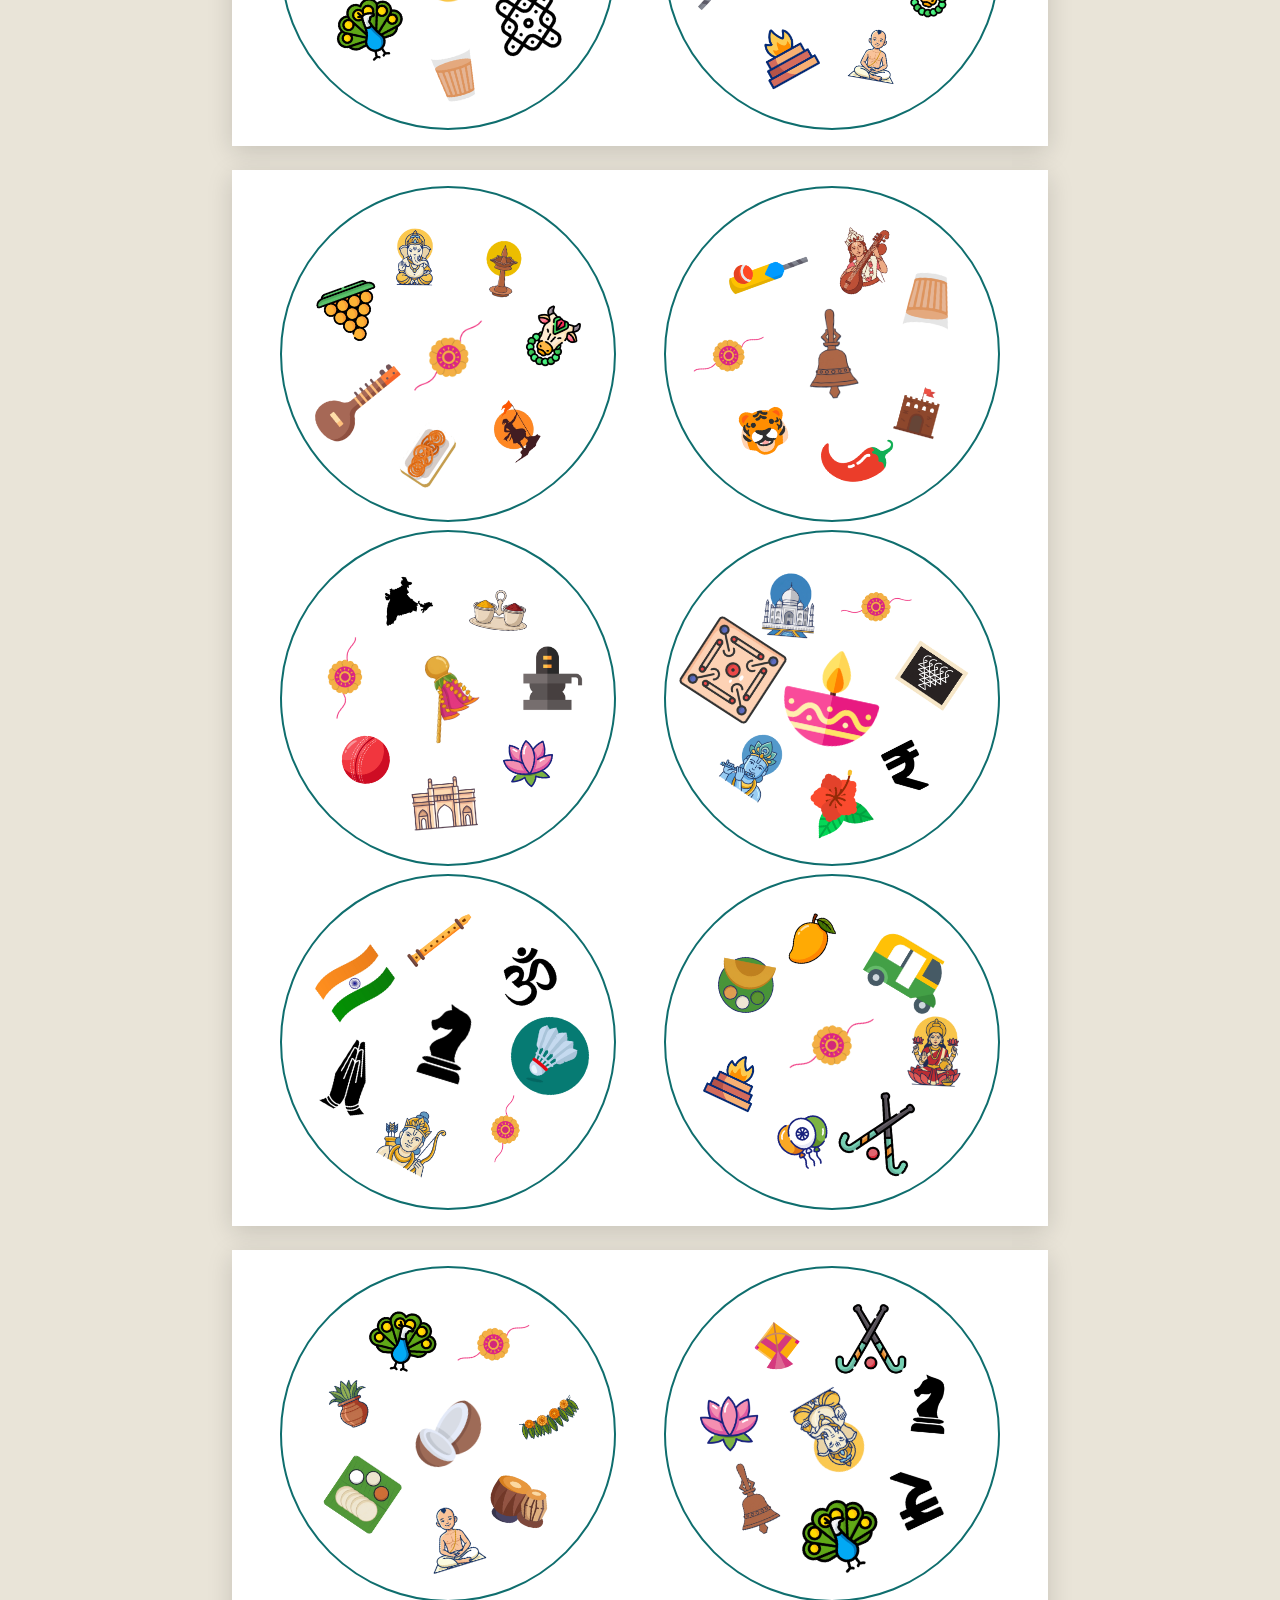
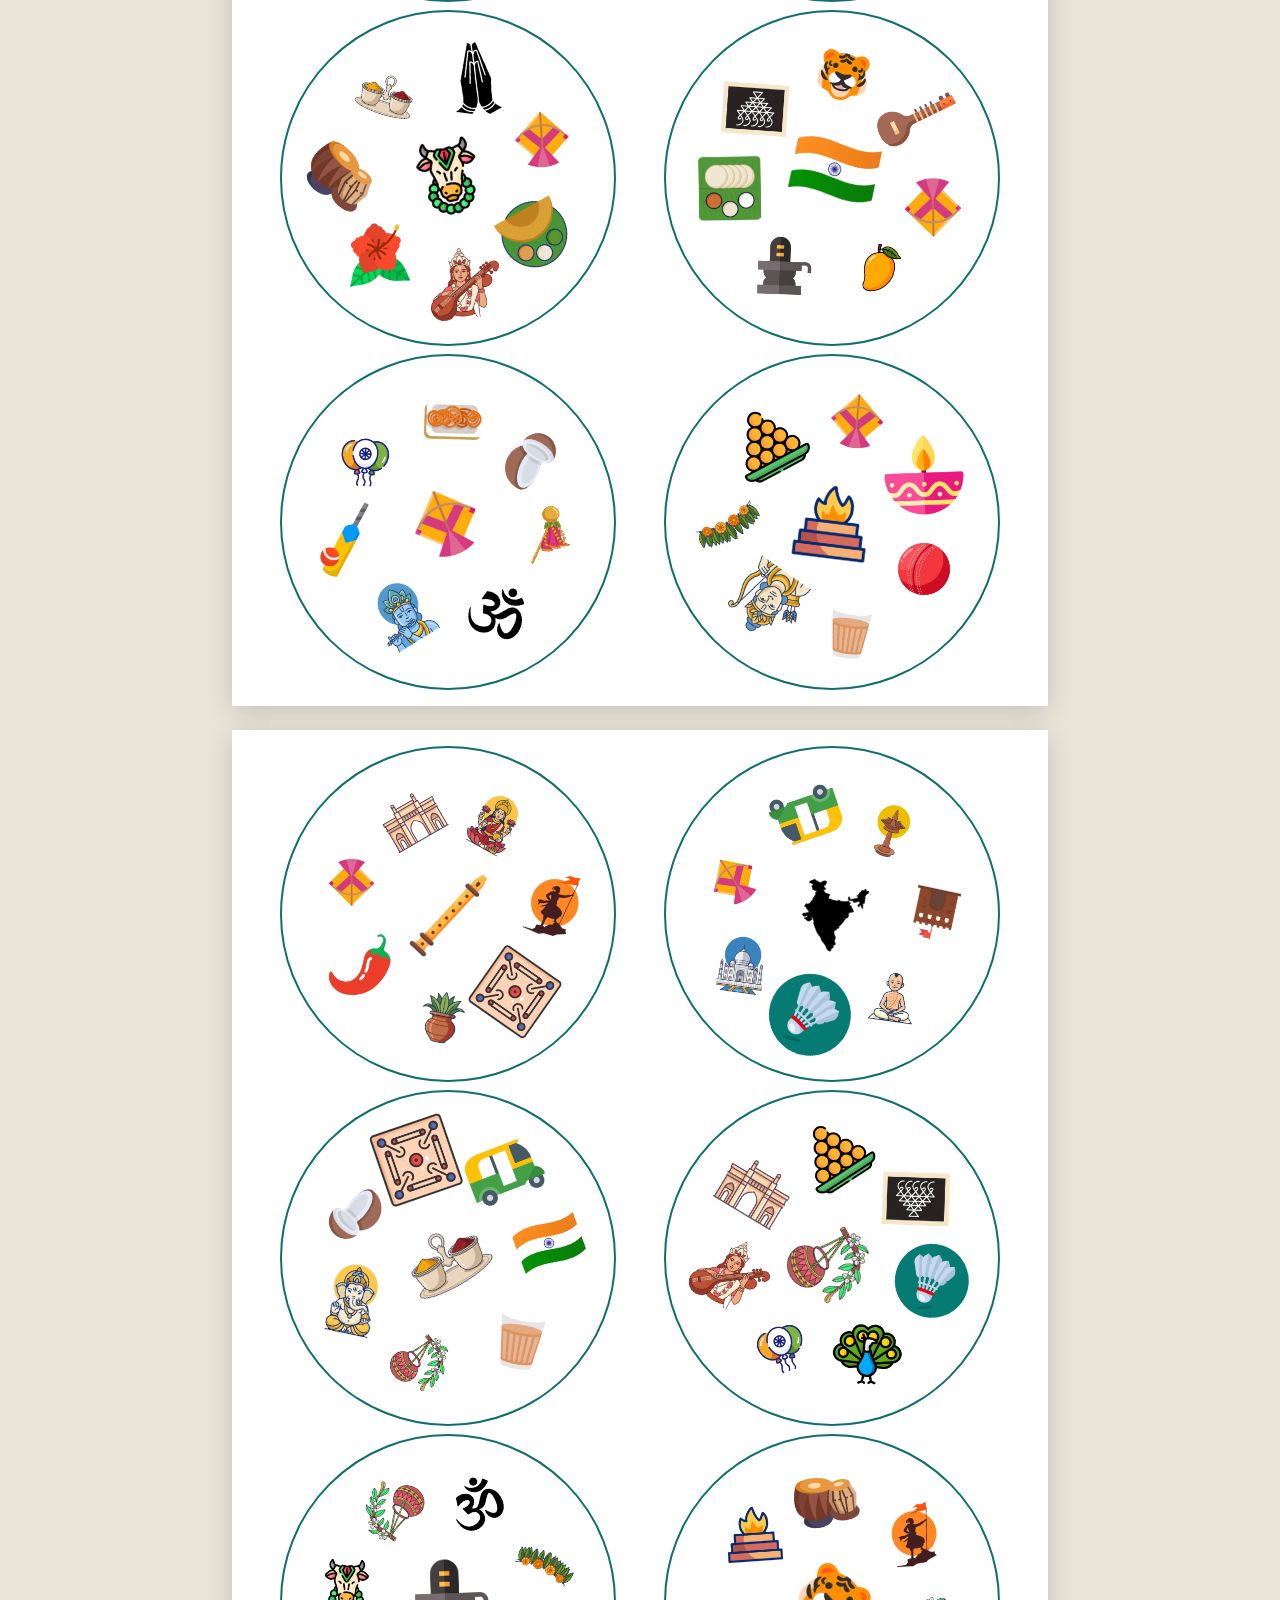
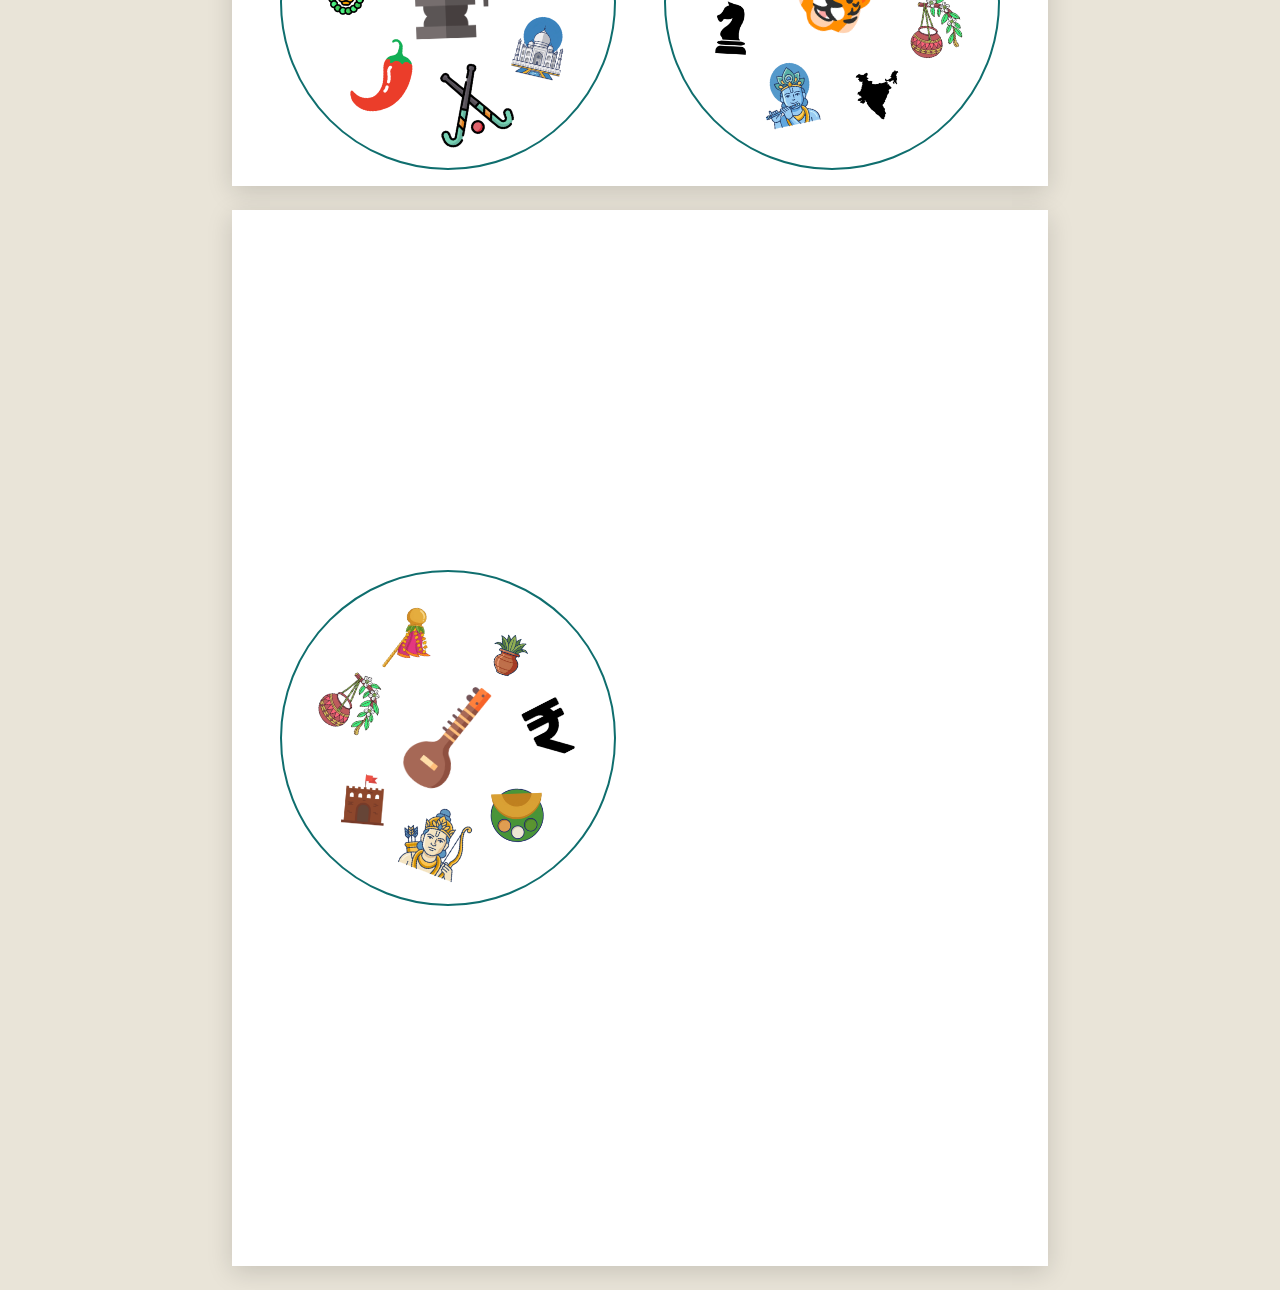
<file: cards.html>
<!doctype html>
<html lang="en">
<head>
  <meta charset="utf-8">
  <meta name="viewport" content="width=device-width, initial-scale=1">
  <title>Round cards · शोध Shodh</title>
  <meta name="robots" content="noindex">
  <link href="https://fonts.googleapis.com/css2?family=Mukta:wght@500;600&family=Rozha+One&display=swap" rel="stylesheet">
  <style>
    /* Printable round Shodh cards, 3.5 inches across, six to a page.
       Open cards.html?size=letter or ?size=a4 (add &deck=small for the 6-symbol deck)
       and print / save as PDF. The PDFs in downloads/ are made from this page
       (tools/build-cards.sh). Which symbols go on which card: deck.js; where they sit: card-layouts.js
       (python3 tools/card-layouts.py). Symbols with transparent backgrounds: images/symbols-cut/. */
    :root { --d: 3.5in; --edge: #0f6e6e; }
    * { box-sizing: border-box; }
    html { -webkit-print-color-adjust: exact; print-color-adjust: exact; }
    body { margin: 0; background: #e9e4d8; font: 14px/1.4 Mukta, system-ui, sans-serif; color: #2b1b12; }
    .bar { position: sticky; top: 0; z-index: 2; display: flex; flex-wrap: wrap; gap: 14px; align-items: center; justify-content: center; padding: 12px; background: #fffdf8; border-bottom: 1px solid #e4dccb; }
    .bar a, .bar button { font: 600 14px Mukta, sans-serif; color: #0f6e6e; background: none; border: 0; cursor: pointer; text-decoration: none; padding: 6px 4px; }
    .bar a.is-on { color: #2b1b12; text-decoration: underline; text-underline-offset: 4px; }
    .bar button { color: #fff; background: #0f6e6e; padding: 9px 16px; border-radius: 4px; }
    .page { width: var(--pw); height: var(--ph); margin: 24px auto; background: #fff; display: grid; grid-template-columns: repeat(2, var(--d)); grid-auto-rows: var(--d); justify-content: center; align-content: center; gap: var(--gap); box-shadow: 0 6px 24px rgba(0, 0, 0, .15); break-after: page; }
    .page:last-child { break-after: auto; }
    .card { position: relative; width: var(--d); height: var(--d); border-radius: 50%; border: 1.6pt solid var(--edge); overflow: hidden; background: #fff; }
    .card img { position: absolute; height: auto; transform: translate(-50%, -50%) rotate(var(--r)); }
    @media print {
      body { background: #fff; }
      .bar { display: none; }
      .page { margin: 0; box-shadow: none; }
    }
  </style>
</head>
<body>
  <div class="bar">
    <a href="download.html">← Back to the website</a>
    <span id="links"></span>
    <button type="button" onclick="window.print()">Print / save as PDF</button>
  </div>
  <main id="pages"></main>
  <script src="deck.js"></script>
  <script src="card-layouts.js"></script>
  <script>
    (function () {
      var q = new URLSearchParams(location.search);
      var size = q.get('size') === 'a4' ? 'a4' : 'letter';
      var small = q.get('deck') === 'small';
      var deck = small ? window.SHODH_DECK_6 : window.SHODH_DECK;
      // three rows of 3.5in circles take 10.5in, so on Letter (11in tall) the rows sit close together
      var PAGE = size === 'a4' ? { w: '210mm', h: '297mm', gap: '0.28in 0.45in' } : { w: '8.5in', h: '11in', gap: '0.08in 0.5in' };
      var root = document.documentElement.style;
      root.setProperty('--pw', PAGE.w); root.setProperty('--ph', PAGE.h); root.setProperty('--gap', PAGE.gap);
      var st = document.createElement('style');
      st.textContent = '@page { size: ' + (size === 'a4' ? 'A4' : 'letter') + ' portrait; margin: 0; }';
      document.head.appendChild(st);
      document.getElementById('links').innerHTML = ['letter', 'a4'].map(function (s) {
        return '<a href="?size=' + s + (small ? '&deck=small' : '') + '"' + (s === size ? ' class="is-on"' : '') + '>' + (s === 'a4' ? 'A4' : 'US Letter') + '</a>';
      }).join(' · ');
      if (!deck) { document.getElementById('pages').innerHTML = '<p style="text-align:center">This deck isn’t ready yet.</p>'; return; }

      // where each symbol sits on each card: card-layouts.js, made by tools/card-layouts.py,
      // which checks that no two symbols touch and nothing crosses the cutting line
      var layouts = small ? window.SHODH_LAYOUT_6 : window.SHODH_LAYOUT;
      var html = '', perPage = 6;
      layouts.forEach(function (card, k) {
        if (k % perPage === 0) html += (k ? '</section>' : '') + '<section class="page">';
        html += '<div class="card" aria-label="Card ' + (k + 1) + '">' + card.map(function (p) {
          return '<img src="images/symbols-cut/' + p[0] + '.png" alt="" style="left:' + p[1] + '%;top:' + p[2] + '%;width:' + p[3] + '%;--r:' + p[4] + 'deg">';
        }).join('') + '</div>';
      });
      document.getElementById('pages').innerHTML = html + '</section>';
    })();
  </script>
</body>
</html>
</file>
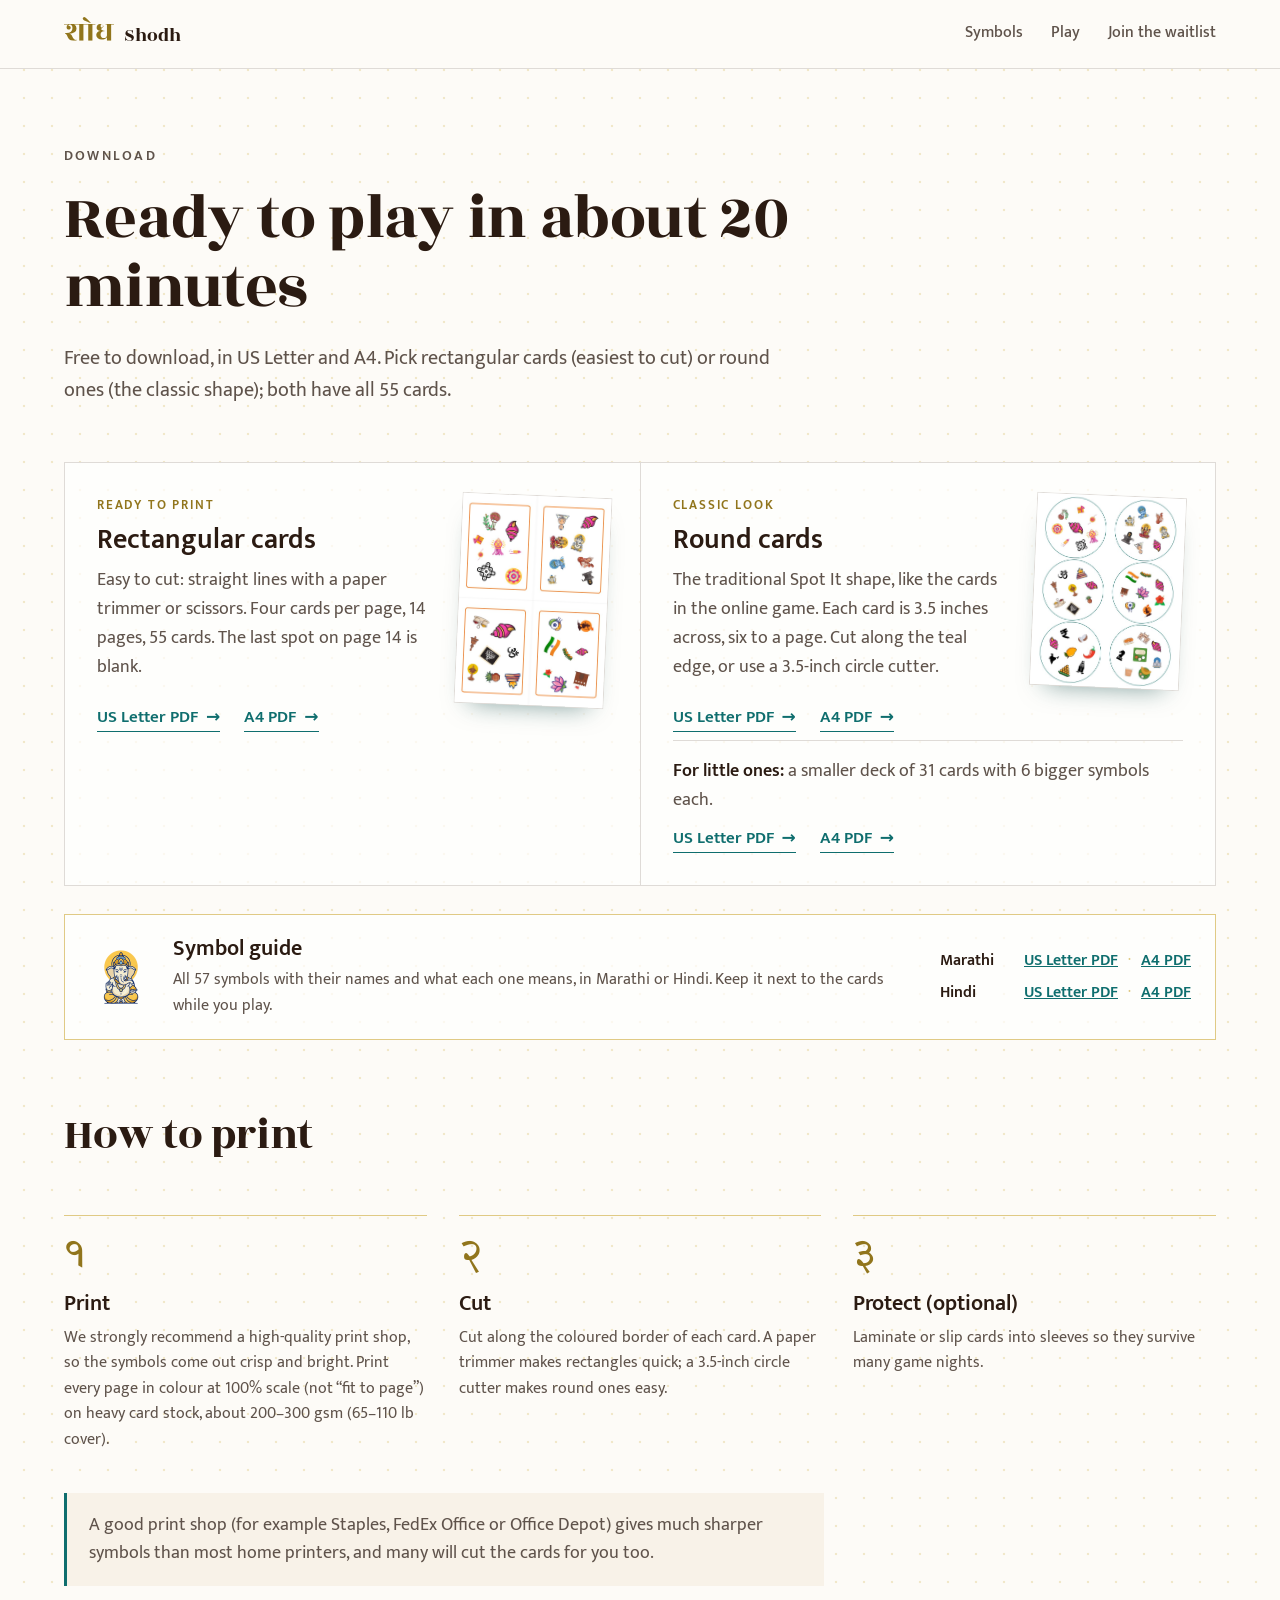
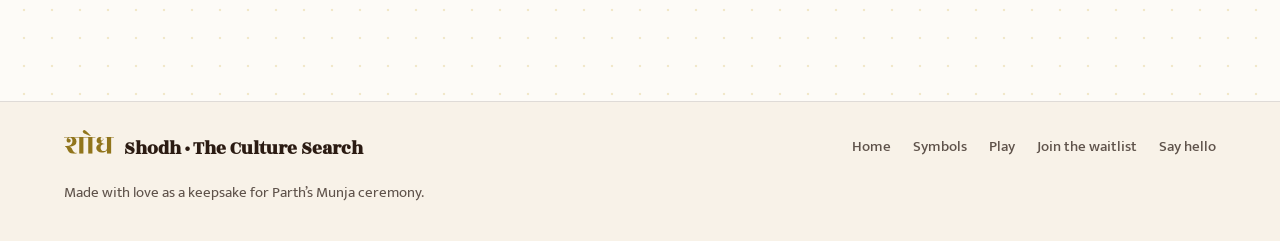
<file: download.html>
<!doctype html>
<html lang="en">
<head>
  <meta charset="utf-8">
  <meta name="viewport" content="width=device-width, initial-scale=1">
  <title>Download · शोध Shodh – The Culture Search</title>
  <meta name="description" content="Download the free printable Shodh deck: rectangular or round cards in US Letter or A4, and the symbol guide.">
  <!-- Link previews (WhatsApp, iMessage, Facebook, X): the picture is images/og-image.jpg -->
  <meta property="og:type" content="website">
  <meta property="og:site_name" content="Shodh – The Culture Search">
  <meta property="og:title" content="Print your own Shodh deck">
  <meta property="og:description" content="Free printable cards and a symbol guide, in US Letter and A4.">
  <meta property="og:url" content="https://shodh-spot-it.vercel.app/download">
  <meta property="og:image" content="https://shodh-spot-it.vercel.app/images/og-image.jpg">
  <meta property="og:image:width" content="1200">
  <meta property="og:image:height" content="630">
  <meta property="og:image:alt" content="Two round Shodh cards that share one symbol, next to the शोध wordmark">
  <meta name="twitter:card" content="summary_large_image">
  <script src="flags.js"></script>
  <link rel="preconnect" href="https://fonts.googleapis.com">
  <link rel="preconnect" href="https://fonts.gstatic.com" crossorigin>
  <link href="https://fonts.googleapis.com/css2?family=Mukta:wght@400;500;600&family=Rozha+One&family=Tiro+Devanagari+Hindi&display=swap" rel="stylesheet">
  <link rel="stylesheet" href="styles.css">
</head>
<body data-page="download">
  <script src="site.js"></script>

  <main id="main">
    <!-- ============ Downloads ============ -->
    <section class="section page-top" id="print">
      <div class="container">
        <div class="sec-head">
          <p class="sec-num">Download</p>
          <h1>Ready to play in about 20 minutes</h1>
          <p class="lede">Free to download, in US Letter and A4. Pick rectangular cards (easiest to cut) or round ones (the classic shape); both have all 55 cards.</p>
        </div>

        <div class="print-options">
          <article class="print-option">
            <img class="print-sheet" src="images/cards/sheet-preview.jpg" alt="A printed page of Shodh cards: four rectangular cards with orange borders, eight symbols on each" width="640" height="905">
            <p class="tag">Ready to print</p>
            <h3>Rectangular cards</h3>
            <p>Easy to cut: straight lines with a paper trimmer or scissors. Four cards per page, 14 pages, 55 cards. The last spot on page 14 is blank.</p>
            <div class="print-links">
              <a class="link-arrow" href="downloads/shodh-cards-rectangular-letter.pdf" download>US Letter PDF <span aria-hidden="true">→</span></a>
              <a class="link-arrow" href="downloads/shodh-cards-rectangular-a4.pdf" download>A4 PDF <span aria-hidden="true">→</span></a>
            </div>
          </article>
          <article class="print-option">
            <img class="print-sheet" src="images/cards/round-sheet-preview.jpg" alt="A printed page of round Shodh cards: six circles, eight symbols on each" width="638" height="825">
            <p class="tag">Classic look</p>
            <h3>Round cards</h3>
            <p>The traditional Spot It shape, like the cards in the online game. Each card is 3.5 inches across, six to a page. Cut along the teal edge, or use a 3.5-inch circle cutter.</p>
            <div class="print-links">
              <a class="link-arrow" href="downloads/shodh-cards-round-letter.pdf" download>US Letter PDF <span aria-hidden="true">→</span></a>
              <a class="link-arrow" href="downloads/shodh-cards-round-a4.pdf" download>A4 PDF <span aria-hidden="true">→</span></a>
            </div>
            <p class="small-deck"><b>For little ones:</b> a smaller deck of 31 cards with 6 bigger symbols each.</p>
            <div class="print-links">
              <a class="link-arrow" href="downloads/shodh-cards-round-small-letter.pdf" download>US Letter PDF <span aria-hidden="true">→</span></a>
              <a class="link-arrow" href="downloads/shodh-cards-round-small-a4.pdf" download>A4 PDF <span aria-hidden="true">→</span></a>
            </div>
          </article>
        </div>

        <div class="print-guide">
          <img src="images/symbols/ganesha.png" alt="" width="64" height="64">
          <div>
            <h3>Symbol guide</h3>
            <p>All 57 symbols with their names and what each one means, in Marathi or Hindi. Keep it next to the cards while you play.</p>
          </div>
          <div class="guide-links">
            <p><b>Marathi</b> <a href="downloads/shodh-symbol-guide-marathi-letter.pdf" download>US Letter PDF</a> <span aria-hidden="true">·</span> <a href="downloads/shodh-symbol-guide-marathi-a4.pdf" download>A4 PDF</a></p>
            <p><b>Hindi</b> <a href="downloads/shodh-symbol-guide-hindi-letter.pdf" download>US Letter PDF</a> <span aria-hidden="true">·</span> <a href="downloads/shodh-symbol-guide-hindi-a4.pdf" download>A4 PDF</a></p>
          </div>
        </div>

        <h2 class="sub-head" id="how-to-print">How to print</h2>
        <ol class="print-steps">
          <li><span class="step-num" lang="hi">१</span><h3>Print</h3><p>We strongly recommend a high-quality print shop, so the symbols come out crisp and bright. Print every page in colour at 100% scale (not “fit to page”) on heavy card stock, about 200–300 gsm (65–110 lb cover).</p></li>
          <li><span class="step-num" lang="hi">२</span><h3>Cut</h3><p>Cut along the coloured border of each card. A paper trimmer makes rectangles quick; a 3.5-inch circle cutter makes round ones easy.</p></li>
          <li><span class="step-num" lang="hi">३</span><h3>Protect (optional)</h3><p>Laminate or slip cards into sleeves so they survive many game nights.</p></li>
        </ol>
        <p class="print-note">A good print shop (for example Staples, FedEx Office or Office Depot) gives much sharper symbols than most home printers, and many will cut the cards for you too.</p>
      </div>
    </section>

  </main>

  <footer class="site-footer"></footer>

</body>
</html>
</file>
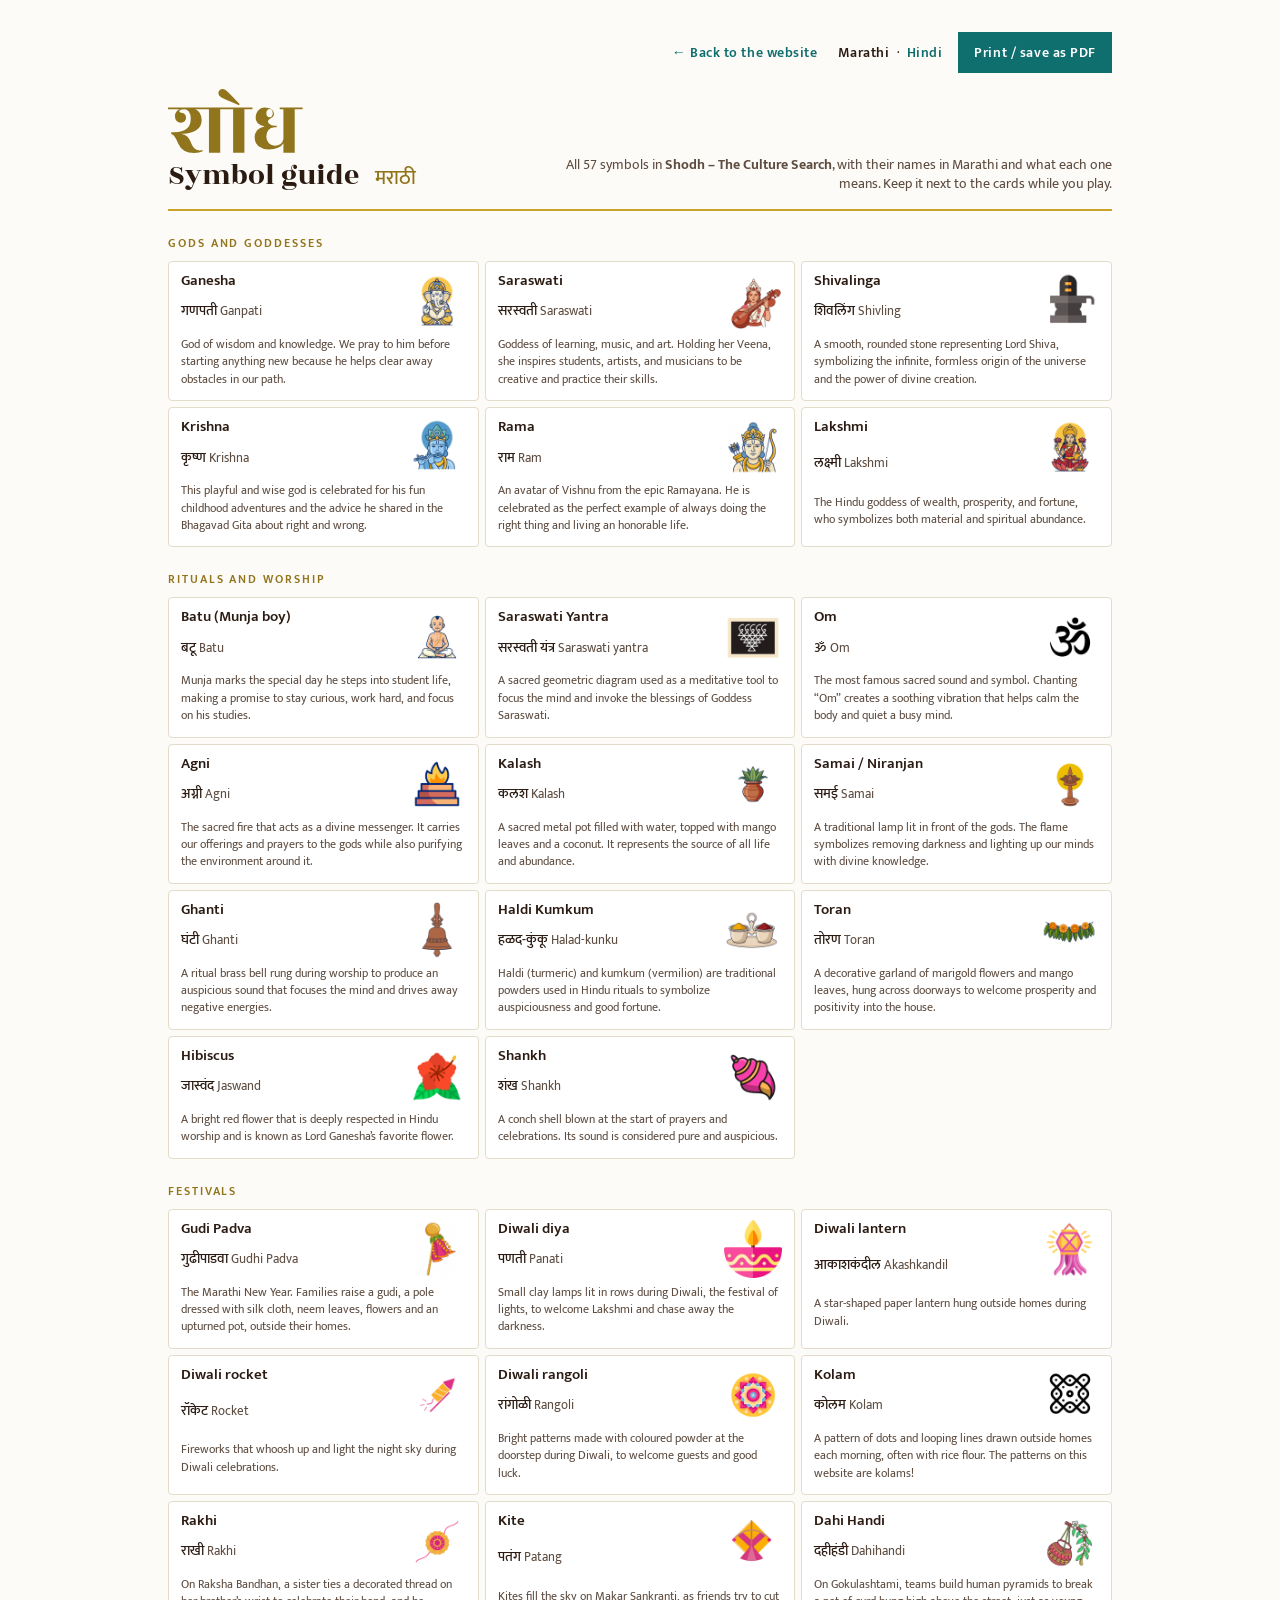
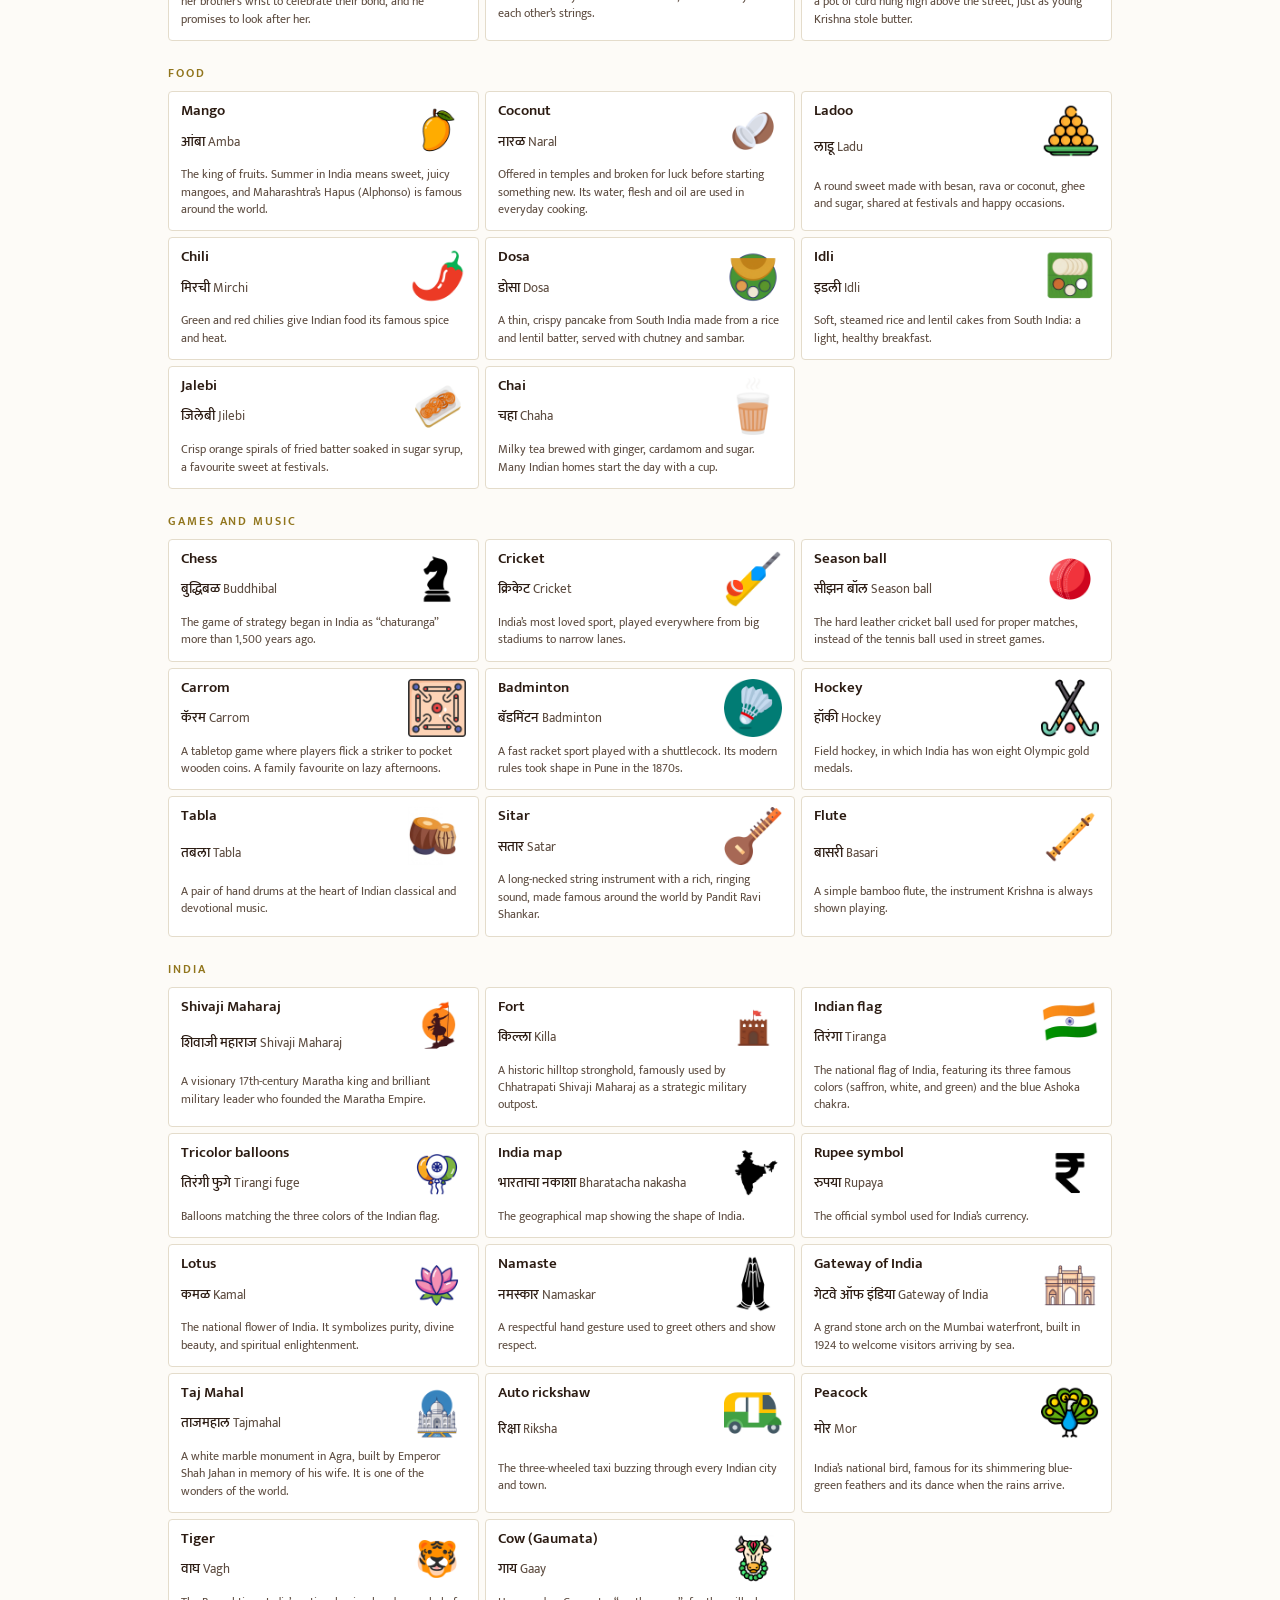
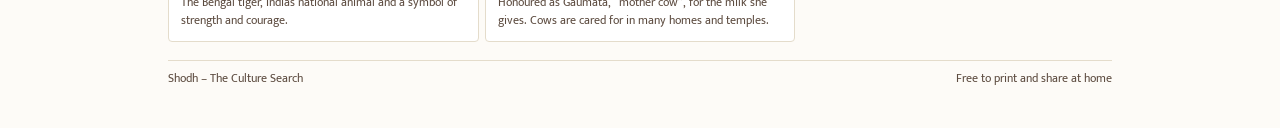
<file: guide.html>
<!doctype html>
<html lang="en">
<head>
  <meta charset="utf-8">
  <meta name="viewport" content="width=device-width, initial-scale=1">
  <title>Shodh symbol guide</title>
  <meta name="description" content="All 57 symbols in Shodh – The Culture Search, with their names in Marathi and Hindi and what each one means. Printable.">
  <link rel="preconnect" href="https://fonts.googleapis.com">
  <link rel="preconnect" href="https://fonts.gstatic.com" crossorigin>
  <link href="https://fonts.googleapis.com/css2?family=Mukta:wght@400;500;600&family=Rozha+One&family=Tiro+Devanagari+Hindi&display=swap" rel="stylesheet">
  <style>
    /* Printable symbol guide, one per language. Open guide.html?lang=mr (Marathi) or ?lang=hi (Hindi),
       plus &size=letter or &size=a4, and print / save as PDF.
       The PDFs in downloads/ are made from this page (tools/build-guide.sh). */
    :root { --ink: #2b1b12; --ink-soft: #5d4c40; --gold: #c9a227; --gold-deep: #91751c; --accent: #0f6e6e; --line: #e4dccb; --bg: #fdfbf7; }
    * { box-sizing: border-box; }
    html { -webkit-print-color-adjust: exact; print-color-adjust: exact; }
    body { margin: 0; background: var(--bg); color: var(--ink); font: 13px/1.45 Mukta, system-ui, sans-serif; }
    .page { max-width: 1000px; margin: 0 auto; padding: 32px 28px 40px; }
    .bar { display: flex; gap: 12px; align-items: center; justify-content: flex-end; margin-bottom: 16px; font-size: 14px; }
    .bar button, .bar a { font: 600 14px Mukta, sans-serif; color: #fff; background: var(--accent); border: 0; padding: 9px 16px; cursor: pointer; text-decoration: none; letter-spacing: .04em; }
    .bar a.sec { background: none; color: var(--accent); padding: 9px 4px; }
    .bar a.is-on { background: none; color: var(--ink); padding: 9px 4px; }
    .bar a.lang-link { background: none; color: var(--accent); padding: 9px 4px; }
    header { display: flex; align-items: flex-end; justify-content: space-between; gap: 24px; padding-bottom: 14px; border-bottom: 2px solid var(--gold); }
    .mark { height: 64px; width: auto; fill: var(--gold-deep); display: block; }
    header h1 { margin: 6px 0 0; font: 400 30px/1.1 "Rozha One", Georgia, serif; white-space: nowrap; }
    header > div { flex: none; }
    header p { margin: 4px 0 0; color: var(--ink-soft); font-size: 13.5px; max-width: 560px; text-align: right; }
    header h1 .lang { margin-left: 10px; font: 500 20px Mukta, sans-serif; color: var(--gold-deep); }
    h2 { margin: 22px 0 8px; font: 600 12px Mukta, sans-serif; letter-spacing: .16em; text-transform: uppercase; color: var(--gold-deep); break-after: avoid; }
    .grid { display: grid; grid-template-columns: repeat(3, minmax(0, 1fr)); gap: 6px; }
    .keep + .grid { margin-top: 6px; }
    /* a heading never ends a page: it stays with its first row of cards */
    .keep { break-inside: avoid; page-break-inside: avoid; }
    .card { display: grid; grid-template-columns: minmax(0, 1fr) 58px; column-gap: 10px; padding: 10px 12px 12px; border: 1px solid var(--line); border-radius: 4px; background: #fff; break-inside: avoid; page-break-inside: avoid; }
    .card img { grid-column: 2; grid-row: 1 / span 2; width: 58px; height: 58px; object-fit: contain; }
    .card h3 { margin: 0; font: 600 15px/1.2 Mukta, sans-serif; }
    .names { margin: 3px 0 0; font-size: 12.5px; color: var(--ink-soft); }
    .names b { font-weight: 500; color: var(--ink); font-size: 14px; }
    .names span { display: block; }
    .names i { font-style: normal; font-size: 10.5px; letter-spacing: .08em; text-transform: uppercase; color: var(--gold-deep); margin-right: 4px; }
    .card p { grid-column: 1 / -1; margin: 6px 0 0; font-size: 12px; line-height: 1.45; color: var(--ink-soft); }
    footer { margin-top: 18px; padding-top: 10px; border-top: 1px solid var(--line); display: flex; justify-content: space-between; font-size: 11.5px; color: var(--ink-soft); }
    @media print {
      .bar { display: none; }
      body { background: #fff; }
      .page { max-width: none; padding: 0; }
    }
  </style>
</head>
<body>
  <svg width="0" height="0" style="position:absolute" aria-hidden="true" focusable="false">
    <defs>
      <linearGradient id="shodh-gold" x1="0" y1="0.37" x2="1" y2="0.63">
        <stop offset="0" style="stop-color:var(--gold-deep)"/>
        <stop offset=".3" style="stop-color:var(--gold)"/>
        <stop offset=".5" style="stop-color:var(--gold-light)"/>
        <stop offset=".7" style="stop-color:var(--gold)"/>
        <stop offset="1" style="stop-color:var(--gold-deep)"/>
      </linearGradient>
      <symbol id="shodh-word" viewBox="-20 -790 1672 794"><path d="M1028.0 -560.0H-20.0V-540.0H121.0Q66.0 -512.0 66.0 -452.0Q66.0 -415.0 87.0 -393.5Q108.0 -372.0 138.5 -372.0Q169.0 -372.0 186.5 -389.5Q204.0 -407.0 204.0 -433.5Q204.0 -460.0 191.0 -474.5Q178.0 -489.0 162.0 -492.0Q120.0 -500.0 120.0 -512.0Q120.0 -540.0 184.0 -540.0Q214.0 -540.0 238.0 -510.0Q262.0 -480.0 262.0 -421.0Q262.0 -338.0 211.0 -295.5Q160.0 -253.0 63.0 -253.0H20.0V-233.0Q36.0 -226.0 45.0 -219.0Q71.0 -199.0 106.0 -114.0Q157.0 4.0 305.0 4.0Q370.0 4.0 411.0 -18.0L406.0 -32.0Q396.0 -27.0 374.0 -27.0Q308.0 -27.0 278.0 -94.0Q266.0 -122.0 253.0 -151.0Q240.0 -180.0 214.0 -203.0Q188.0 -226.0 149.0 -231.0V-235.0H168.0Q261.0 -235.0 329.5 -277.5Q398.0 -320.0 398.0 -405.0Q398.0 -504.0 320.0 -540.0H488.0V0.0H628.0V-540.0H788.0V0.0H928.0V-540.0H1028.0ZM1366.0 -560.0V-540.0H1412.0V-169.0Q1406.0 -130.0 1377.0 -108.5Q1348.0 -87.0 1305.0 -87.0Q1262.0 -87.0 1231.0 -117.0Q1200.0 -147.0 1200.0 -198.0Q1200.0 -249.0 1226.0 -282.0Q1252.0 -315.0 1303.0 -315.0H1329.0V-335.0H1302.0Q1258.0 -335.0 1233.0 -362.5Q1227.71630859375 -368.31207275390625 1223.5491943359375 -374.9731140136719C1213.0001220703125 -398.5078125 1232.870361328125 -412.01220703125 1254.3096923828125 -426.5827941894531C1273.99365234375 -439.96044921875 1295.0 -454.2368469238281 1295.0 -478.0C1295.0 -525.0 1250.0 -560.0 1180.0 -560.0C1115.0 -560.0 1068.0 -505.0 1068.0 -432.0Q1068.0 -417.7724609375 1071.732177734375 -404.99981689453125Q1078.4927978515625 -381.8628845214844 1097.5 -363.5Q1127.0 -335.0 1175.0 -329.0V-325.0Q1116.0 -314.0 1085.5 -277.0Q1055.0 -240.0 1055.0 -187.0Q1055.0 -117.0 1109.0 -78.0Q1163.0 -39.0 1231.0 -39.0Q1299.0 -39.0 1345.0 -60.0Q1391.0 -81.0 1412.0 -118.0V0.0H1552.0V-540.0H1652.0V-560.0ZM634.0 -691.0Q652.0 -678.0 681.0 -665.5Q710.0 -653.0 761.5 -632.0Q813.0 -611.0 860.0 -589.0L869.0 -603.0Q832.0 -639.0 793.5 -680.0Q755.0 -721.0 733.0 -743.0Q711.0 -765.0 693.5 -777.5Q676.0 -790.0 655.5 -790.0Q635.0 -790.0 620.0 -776.0Q605.0 -762.0 605.0 -736.5Q605.0 -711.0 634.0 -691.0ZM1280.0 -490.0C1280.0 -461.2803955078125 1262.092041015625 -438.0 1240.0 -438.0C1217.907958984375 -438.0 1200.0 -461.2803955078125 1200.0 -490.0C1200.0 -518.7196044921875 1217.907958984375 -542.0 1240.0 -542.0C1262.092041015625 -542.0 1280.0 -518.7196044921875 1280.0 -490.0Z"/></symbol>
    </defs>
  </svg>
  <div class="page">
    <div class="bar">
      <a class="sec" href="symbols.html">← Back to the website</a>
      <span id="lang-links"></span>
      <button type="button" onclick="window.print()">Print / save as PDF</button>
    </div>
    <header>
      <div>
        <svg class="mark" viewBox="0 0 1672 794" role="img" aria-label="शोध"><use href="#shodh-word"/></svg>
        <h1>Symbol guide <span class="lang" id="lang-name"></span></h1>
      </div>
      <p>All 57 symbols in <b>Shodh – The Culture Search</b>, with their names in <span id="lang-word">Marathi</span> and what each one means. Keep it next to the cards while you play.</p>
    </header>
    <main id="guide"></main>
    <footer><span>Shodh – The Culture Search</span><span>Free to print and share at home</span></footer>
  </div>
  <script src="symbols.js"></script>
  <script>
    (function () {
      var q = new URLSearchParams(location.search);
      var size = (q.get('size') || '').toLowerCase();
      var lang = q.get('lang') === 'hi' ? 'hi' : 'mr';
      var LANG = { mr: ['Marathi', 'मराठी'], hi: ['Hindi', 'हिंदी'] };
      document.getElementById('lang-word').textContent = LANG[lang][0];
      var ln = document.getElementById('lang-name'); ln.textContent = LANG[lang][1]; ln.lang = lang;
      document.title = 'Symbol guide (' + LANG[lang][0] + ') · शोध Shodh';
      document.getElementById('lang-links').innerHTML = ['mr', 'hi'].map(function (l) {
        return l === lang ? '<a class="is-on" aria-current="page">' + LANG[l][0] + '</a>' : '<a class="lang-link" href="?lang=' + l + (size ? '&size=' + size : '') + '">' + LANG[l][0] + '</a>';
      }).join(' · ');
      var st = document.createElement('style');
      st.textContent = '@page { size: ' + (size === 'a4' ? 'A4' : 'letter') + ' portrait; margin: 12mm 11mm; }';
      document.head.appendChild(st);
      var GROUPS = [['divine', 'Gods and goddesses'], ['ritual', 'Rituals and worship'], ['festival', 'Festivals'], ['food', 'Food'], ['play', 'Games and music'], ['nation', 'India']];
      var names = function (s) {
        var n = s.names.filter(function (x) { return x.lang === lang; })[0] || s.names[0];
        return '<span><b lang="' + lang + '">' + n.dev + '</b> ' + n.tr + '</span>';
      };
      document.getElementById('guide').innerHTML = GROUPS.map(function (g) {
        var list = window.SHODH_SYMBOLS.filter(function (s) { return s.cat === g[0]; });
        var card = function (s) {
          return '<div class="card"><h3>' + s.name + '</h3><img src="images/symbols/' + s.id + '.png" alt=""><div class="names">' + names(s) + '</div><p>' + s.text + '</p></div>';
        };
        var rest = list.slice(3);
        return '<section><div class="keep"><h2>' + g[1] + '</h2><div class="grid">' + list.slice(0, 3).map(card).join('') + '</div></div>'
          + (rest.length ? '<div class="grid">' + rest.map(card).join('') + '</div>' : '') + '</section>';
      }).join('');
    })();
  </script>
</body>
</html>
</file>
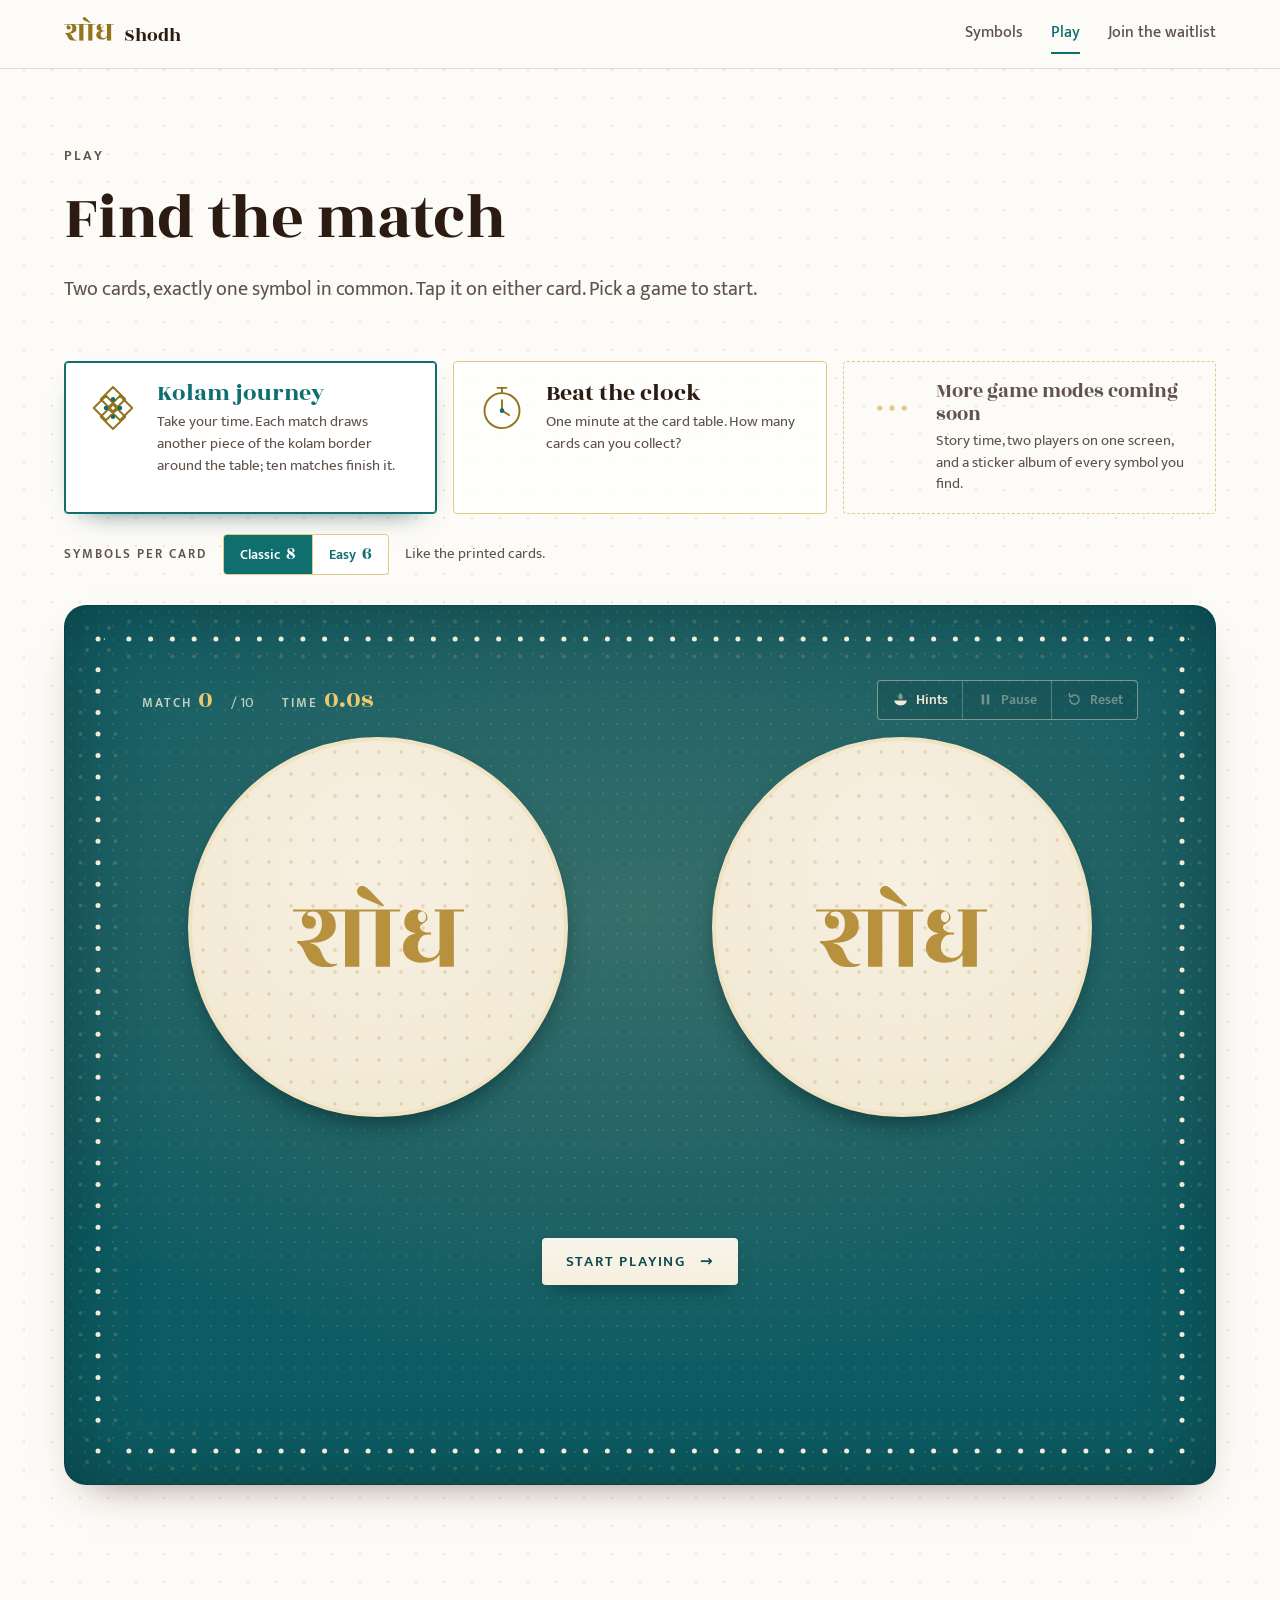
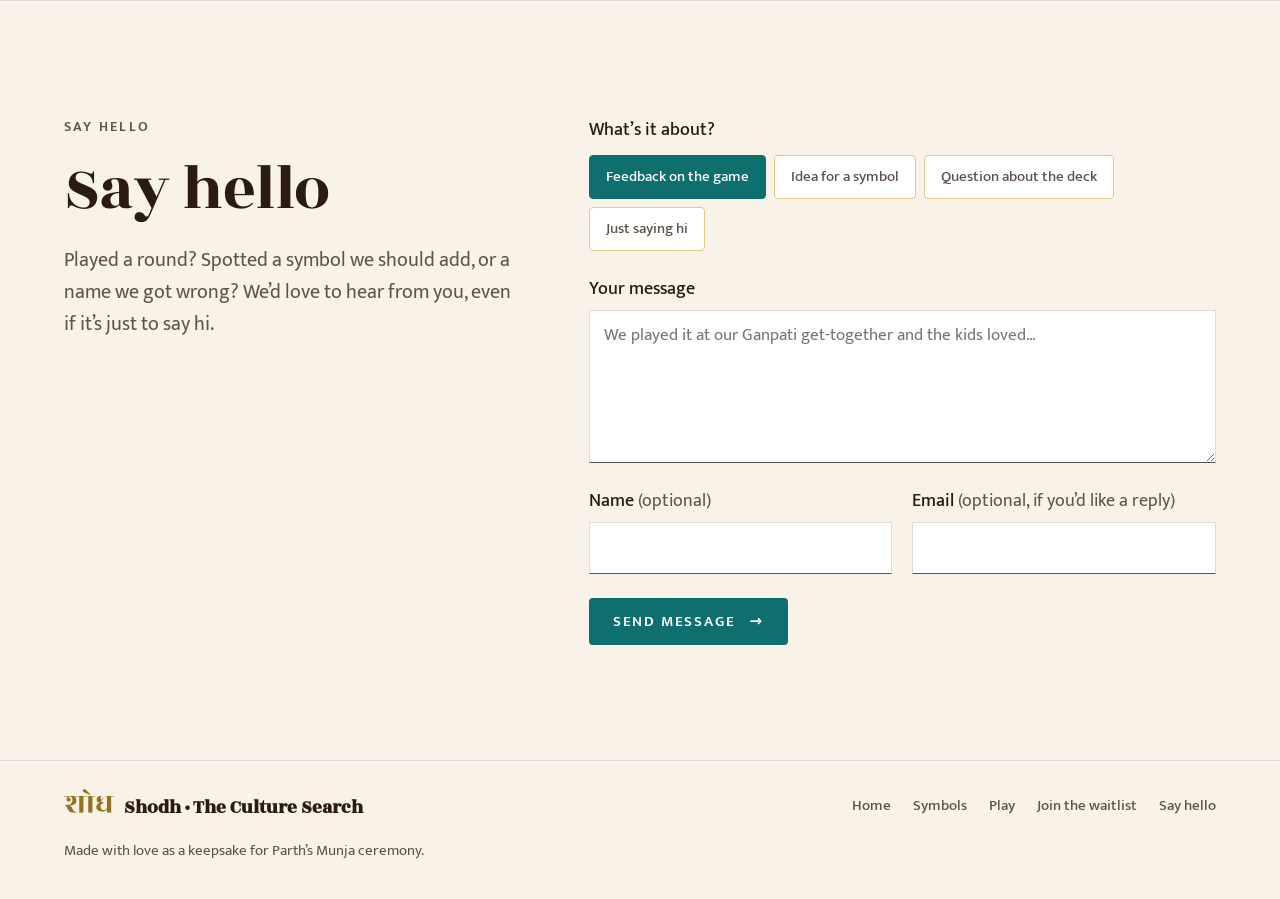
<file: play.html>
<!doctype html>
<html lang="en">
<head>
  <meta charset="utf-8">
  <meta name="viewport" content="width=device-width, initial-scale=1">
  <title>Play · शोध Shodh – The Culture Search</title>
  <meta name="description" content="Play Shodh online: find the one symbol two cards share. Draw a kolam border around the table in Kolam journey, or see how many cards you can collect in a minute.">
  <!-- Link previews (WhatsApp, iMessage, Facebook, X): the picture is images/og-image.jpg -->
  <meta property="og:type" content="website">
  <meta property="og:site_name" content="Shodh – The Culture Search">
  <meta property="og:title" content="Play Shodh online: spot the match">
  <meta property="og:description" content="Two cards, one Indian symbol in common. Find it fast. Free to play, no sign-up.">
  <meta property="og:url" content="https://shodh-spot-it.vercel.app/play">
  <meta property="og:image" content="https://shodh-spot-it.vercel.app/images/og-image.jpg">
  <meta property="og:image:width" content="1200">
  <meta property="og:image:height" content="630">
  <meta property="og:image:alt" content="Two round Shodh cards that share one symbol, next to the शोध wordmark">
  <meta name="twitter:card" content="summary_large_image">
  <script src="flags.js"></script>
  <link rel="preconnect" href="https://fonts.googleapis.com">
  <link rel="preconnect" href="https://fonts.gstatic.com" crossorigin>
  <link href="https://fonts.googleapis.com/css2?family=Mukta:wght@400;500;600&family=Rozha+One&family=Tiro+Devanagari+Hindi&display=swap" rel="stylesheet">
  <link rel="stylesheet" href="styles.css">
</head>
<body data-page="play">
  <script src="site.js"></script>

  <main id="main">
    <section class="section page-top play-page" id="play">
      <div class="container">
        <div class="sec-head">
          <p class="sec-num">Play</p>
          <h1>Find the match</h1>
          <p class="lede">Two cards, exactly one symbol in common. Tap it on either card. Pick a game to start.</p>
        </div>

        <div class="modes" role="group" aria-label="Choose a game">
          <button type="button" class="mode" data-mode="journey" aria-pressed="true">
            <svg class="mode-art" viewBox="0 0 64 64" aria-hidden="true"><path class="mode-line" d="M32 8 L46 22 32 36 18 22Z M32 28 L46 42 32 56 18 42Z M10 32 L24 18 38 32 24 46Z M26 32 L40 18 54 32 40 46Z"/><g class="mode-dots"><circle cx="32" cy="22" r="2.6"/><circle cx="32" cy="42" r="2.6"/><circle cx="24" cy="32" r="2.6"/><circle cx="40" cy="32" r="2.6"/></g></svg>
            <span class="mode-text"><span class="mode-name">Kolam journey</span>
            <span class="mode-desc">Take your time. Each match draws another piece of the kolam border around the table; ten matches finish it.</span>
            <span class="mode-best" data-best="journey"></span></span>
          </button>
          <button type="button" class="mode" data-mode="clock" aria-pressed="false">
            <svg class="mode-art" viewBox="0 0 64 64" aria-hidden="true"><circle class="mode-line" cx="32" cy="35" r="20"/><path class="mode-line" d="M32 35V23M32 35l8 5M27 9h10M32 9v6"/><g class="mode-dots"><circle cx="32" cy="35" r="2.6"/></g></svg>
            <span class="mode-text"><span class="mode-name">Beat the clock</span>
            <span class="mode-desc">One minute at the card table. How many cards can you collect?</span>
            <span class="mode-best" data-best="clock"></span></span>
          </button>
          <div class="mode is-soon">
            <svg class="mode-art" viewBox="0 0 64 64" aria-hidden="true"><g class="mode-dots"><circle cx="18" cy="32" r="3"/><circle cx="32" cy="32" r="3"/><circle cx="46" cy="32" r="3"/></g></svg>
            <span class="mode-text"><span class="mode-name">More game modes coming soon</span>
            <span class="mode-desc">Story time, two players on one screen, and a sticker album of every symbol you find.</span></span>
          </div>
        </div>

        <div class="level" role="group" aria-labelledby="level-label">
          <span class="level-label" id="level-label">Symbols per card</span>
          <span class="level-btns">
            <button type="button" class="level-btn" data-n="8" aria-pressed="true">Classic <span class="level-n">8</span></button>
            <button type="button" class="level-btn" data-n="6" aria-pressed="false">Easy <span class="level-n">6</span></button>
          </span>
          <span class="level-note" id="level-note">Like the printed cards.</span>
        </div>

        <div class="journey" id="journey">
          <div class="game is-table" id="game">
            <div class="table-frame" id="table-frame" aria-hidden="true"></div>
            <div class="game-bar">
              <div class="game-score" aria-live="polite">
                <span class="stat"><small id="score-label">Match</small> <strong id="score">0</strong><span class="of" id="score-of">/ 10</span></span>
                <span class="stat"><small id="timer-label">Time</small> <strong id="timer">0.0s</strong></span>
              </div>
              <div class="game-tools" role="group" aria-label="Game controls">
                <label class="game-tool hint-toggle" title="Hints: after 5 seconds, wrong symbols start fading one by one">
                  <input type="checkbox" id="hint-mode">
                  <svg viewBox="0 0 20 20" aria-hidden="true"><path class="flame" d="M10 2.2c1.9 2.3 2.6 3.9 2.6 5.2a2.6 2.6 0 0 1-5.2 0c0-1.3.7-2.9 2.6-5.2z"/><path d="M2.5 11.2h15c-.6 3.6-3.6 5.8-7.5 5.8s-6.9-2.2-7.5-5.8z"/></svg>
                  <span class="tool-label">Hints</span>
                </label>
                <button type="button" class="game-tool" id="game-pause" aria-pressed="false" disabled>
                  <svg viewBox="0 0 20 20" aria-hidden="true"><path class="i-pause" d="M5.5 4h3v12h-3zM11.5 4h3v12h-3z"/><path class="i-play" d="M6 3.5v13l10-6.5z"/></svg>
                  <span class="tool-label">Pause</span>
                </button>
                <button type="button" class="game-tool" id="game-reset" disabled>
                  <svg viewBox="0 0 20 20" aria-hidden="true"><path d="M4.6 10a5.4 5.4 0 1 0 1.7-3.9M4 3v3.6h3.6" fill="none" stroke="currentColor" stroke-width="1.8" stroke-linecap="round" stroke-linejoin="round"/></svg>
                  <span class="tool-label">Reset</span>
                </button>
              </div>
            </div>
            <div class="game-board" id="game-board">
              <div class="game-card" id="card-a" aria-label="Card one"></div>
              <div class="game-card" id="card-b" aria-label="Card two"></div>
              <div class="game-paused" id="game-paused" hidden><p>Paused</p><button type="button" class="cta" id="game-resume">Resume <span aria-hidden="true">→</span></button></div>
            </div>
            <div class="game-foot" id="game-foot">
              <div class="game-msg" id="game-msg" aria-live="polite"></div>
              <div class="clock-box info-box" id="clock-box" hidden>
                <div class="clock-ring" aria-hidden="true">
                  <svg viewBox="0 0 120 120"><circle class="ring-track" cx="60" cy="60" r="52"/><circle class="ring-fill" id="clock-ring" cx="60" cy="60" r="52" pathLength="100"/></svg>
                  <span class="clock-secs" id="clock-secs">60</span><span class="clock-unit">seconds</span>
                </div>
                <div class="clock-info">
                  <p class="journey-label">Your pile</p>
                  <p class="journey-count" id="clock-count">Collect as many cards as you can in one minute.</p>
                  <p class="clock-last" id="clock-last" aria-live="polite"></p>
                </div>
                <ul class="pile" id="clock-pile" aria-label="Cards you collected"></ul>
              </div>
              <div class="game-start-row" id="game-start-row">
                <button class="cta game-start" type="button" id="game-start">Start playing <span aria-hidden="true">→</span></button>
                <p class="game-best" id="game-best"></p>
              </div>
            </div>
          </div>

        </div>
      </div>
    </section>
    <!-- ============ Say hello (waitlist version; with the flag off it lives on the home page) ============ -->
    <section class="section feedback-section" id="feedback" data-flag="waitlist">
      <div class="container feedback">
        <div class="sec-head">
          <p class="sec-num">Say hello</p>
          <h2>Say hello</h2>
          <p class="lede">Played a round? Spotted a symbol we should add, or a name we got wrong? We’d love to hear from you, even if it’s just to say hi.</p>
        </div>

        <!-- Set data-endpoint to a form service URL (e.g. Formspree, Google Forms) to receive messages -->
        <form class="feedback-form" id="feedback-form" data-endpoint="" novalidate>
          <fieldset class="topics">
            <legend>What’s it about?</legend>
            <label class="chip-radio"><input type="radio" name="topic" value="feedback" checked><span>Feedback on the game</span></label>
            <label class="chip-radio"><input type="radio" name="topic" value="symbol"><span>Idea for a symbol</span></label>
            <label class="chip-radio"><input type="radio" name="topic" value="deck"><span>Question about the deck</span></label>
            <label class="chip-radio"><input type="radio" name="topic" value="hello"><span>Just saying hi</span></label>
          </fieldset>
          <div class="field">
            <label for="fb-message">Your message</label>
            <textarea id="fb-message" name="message" rows="5" required placeholder="We played it at our Ganpati get-together and the kids loved…"></textarea>
          </div>
          <div class="field-row">
            <div class="field">
              <label for="fb-name">Name <span>(optional)</span></label>
              <input id="fb-name" name="name" type="text" autocomplete="name">
            </div>
            <div class="field">
              <label for="fb-email">Email <span>(optional, if you’d like a reply)</span></label>
              <input id="fb-email" name="email" type="email" autocomplete="email">
            </div>
          </div>
          <div class="form-actions">
            <button class="cta" type="submit">Send message <span aria-hidden="true">→</span></button>
            <p class="form-msg" id="fb-msg" aria-live="polite"></p>
          </div>
        </form>
      </div>
    </section>
  </main>

  <footer class="site-footer"></footer>

  <script src="symbols.js"></script>
  <script src="deck.js"></script>
  <script src="app.js"></script>
  <script src="table.js"></script>
  <script src="game.js"></script>
  <script src="play-dev.js"></script>
</body>
</html>
</file>
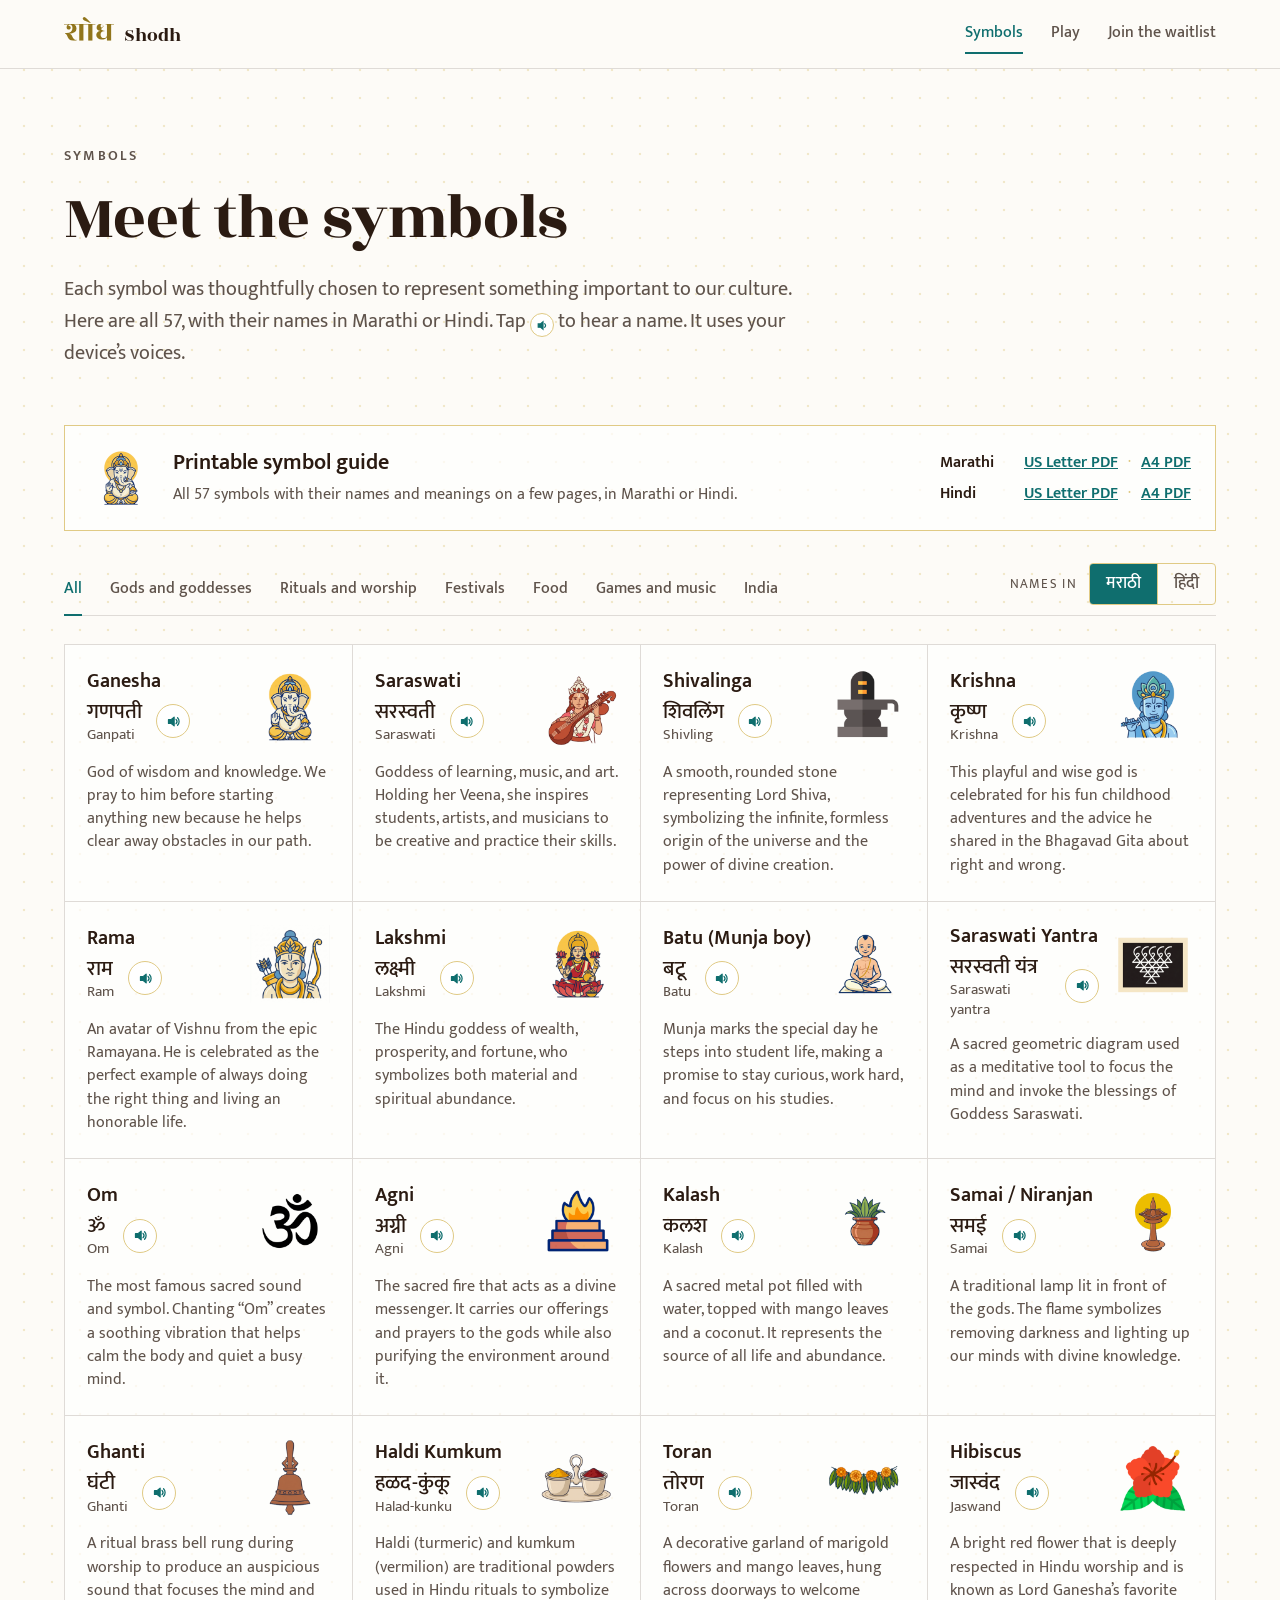
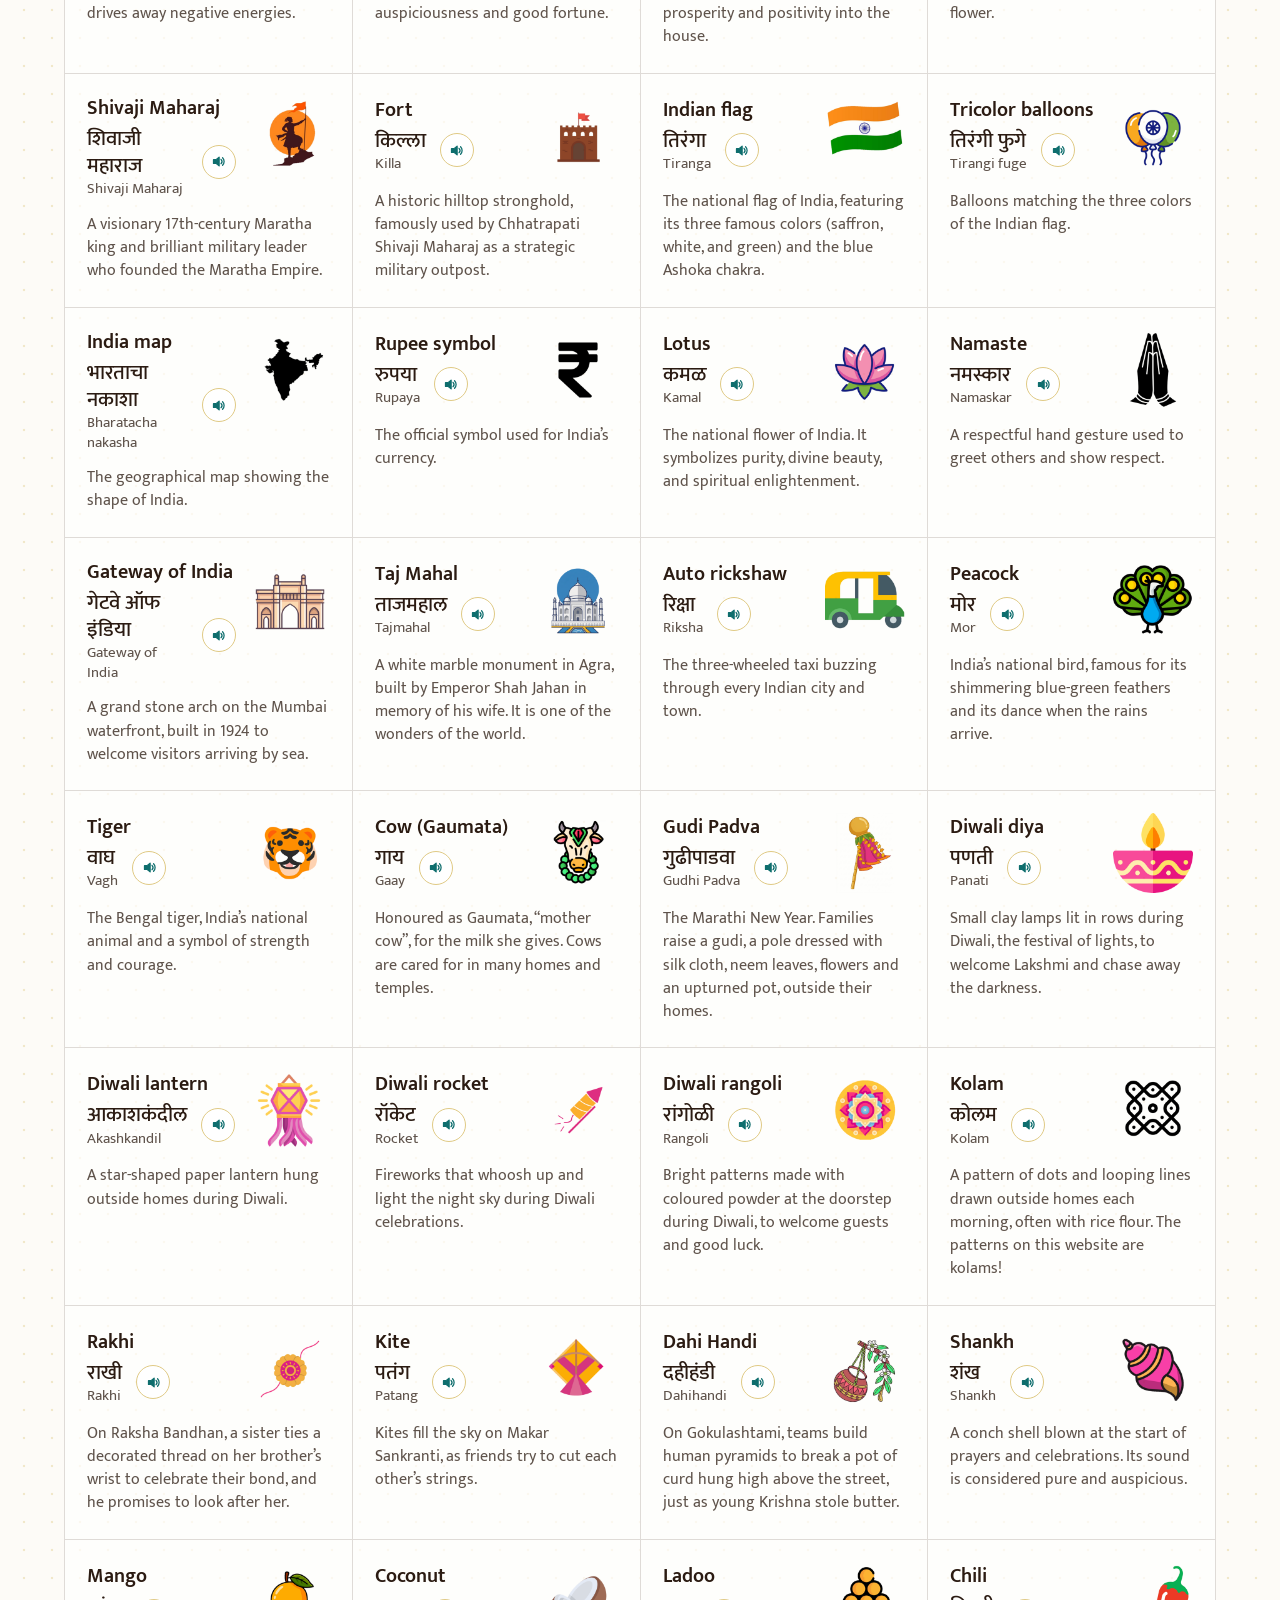
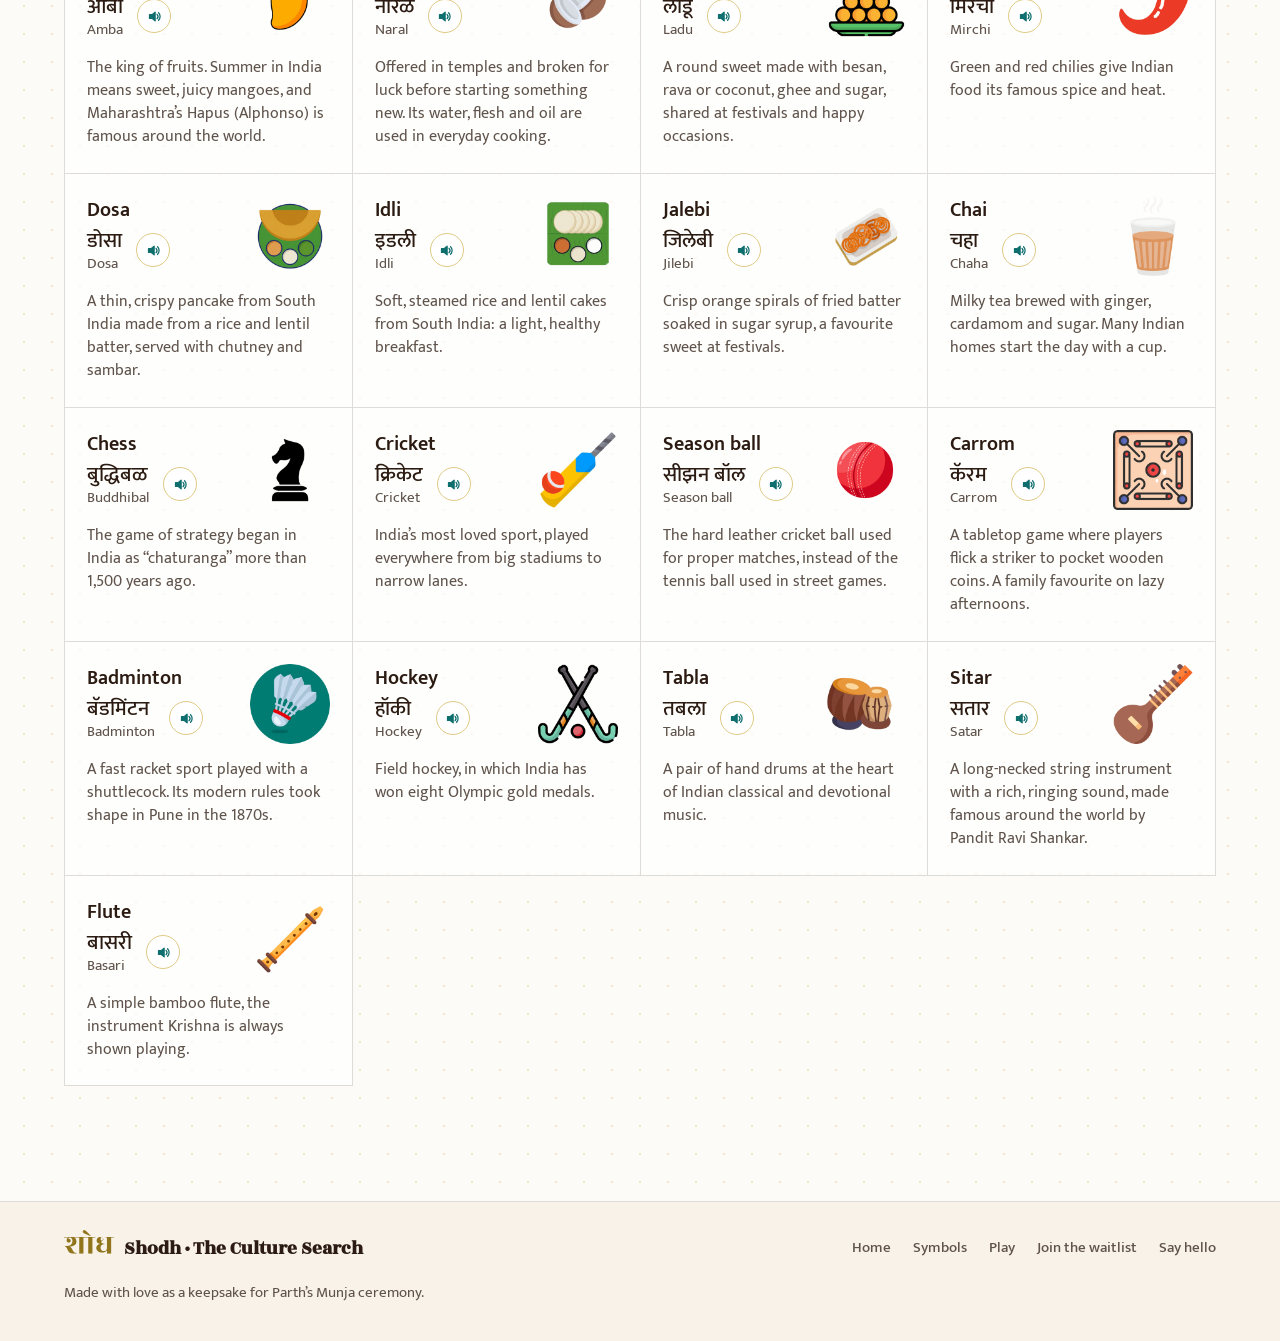
<file: symbols.html>
<!doctype html>
<html lang="en">
<head>
  <meta charset="utf-8">
  <meta name="viewport" content="width=device-width, initial-scale=1">
  <title>Symbols · शोध Shodh – The Culture Search</title>
  <meta name="description" content="All 57 Shodh symbols with their names in Marathi and Hindi, what each one means, and a printable symbol guide.">
  <!-- Link previews (WhatsApp, iMessage, Facebook, X): the picture is images/og-image.jpg -->
  <meta property="og:type" content="website">
  <meta property="og:site_name" content="Shodh – The Culture Search">
  <meta property="og:title" content="Meet the 57 symbols of Shodh">
  <meta property="og:description" content="Gods, festivals, food, games and more, with their Marathi and Hindi names and what each one means.">
  <meta property="og:url" content="https://shodh-spot-it.vercel.app/symbols">
  <meta property="og:image" content="https://shodh-spot-it.vercel.app/images/og-image.jpg">
  <meta property="og:image:width" content="1200">
  <meta property="og:image:height" content="630">
  <meta property="og:image:alt" content="Two round Shodh cards that share one symbol, next to the शोध wordmark">
  <meta name="twitter:card" content="summary_large_image">
  <script src="flags.js"></script>
  <link rel="preconnect" href="https://fonts.googleapis.com">
  <link rel="preconnect" href="https://fonts.gstatic.com" crossorigin>
  <link href="https://fonts.googleapis.com/css2?family=Mukta:wght@400;500;600&family=Rozha+One&family=Tiro+Devanagari+Hindi&display=swap" rel="stylesheet">
  <link rel="stylesheet" href="styles.css">
</head>
<body data-page="symbols">
  <script src="site.js"></script>

  <main id="main">
    <!-- ============ All symbols ============ -->
    <section class="section page-top" id="symbols">
      <div class="container">
        <div class="sec-head">
          <p class="sec-num">Symbols</p>
          <h1>Meet the symbols</h1>
          <p class="lede">Each symbol was thoughtfully chosen to represent something important to our culture. Here are all 57, with their names in Marathi or Hindi. Tap <span class="inline-speaker" aria-hidden="true"><svg viewBox="0 0 24 24"><path d="M4 9v6h4l5 4V5L8 9H4Z"/><path d="M16 8.5a5 5 0 0 1 0 7"/></svg></span> to hear a name. It uses your device’s voices.</p>
        </div>
        <div class="print-guide guide-top">
          <img src="images/symbols/ganesha.png" alt="" width="64" height="64">
          <div>
            <h3>Printable symbol guide</h3>
            <p>All 57 symbols with their names and meanings on a few pages, in Marathi or Hindi.</p>
          </div>
          <div class="guide-links">
            <p><b>Marathi</b> <a href="downloads/shodh-symbol-guide-marathi-letter.pdf" download>US Letter PDF</a> <span aria-hidden="true">·</span> <a href="downloads/shodh-symbol-guide-marathi-a4.pdf" download>A4 PDF</a></p>
            <p><b>Hindi</b> <a href="downloads/shodh-symbol-guide-hindi-letter.pdf" download>US Letter PDF</a> <span aria-hidden="true">·</span> <a href="downloads/shodh-symbol-guide-hindi-a4.pdf" download>A4 PDF</a></p>
          </div>
        </div>
        <div class="symbols-bar">
          <div class="tabs" role="group" aria-label="Filter symbols">
            <button class="tab is-active" data-filter="all" aria-pressed="true">All</button>
            <button class="tab" data-filter="divine" aria-pressed="false">Gods and goddesses</button>
            <button class="tab" data-filter="ritual" aria-pressed="false">Rituals and worship</button>
            <button class="tab" data-filter="festival" aria-pressed="false">Festivals</button>
            <button class="tab" data-filter="food" aria-pressed="false">Food</button>
            <button class="tab" data-filter="play" aria-pressed="false">Games and music</button>
            <button class="tab" data-filter="nation" aria-pressed="false">India</button>
          </div>
          <div class="lang-switch" role="group" aria-label="Show names in">
            <span class="lang-switch-label">Names in</span>
            <span class="lang-btns"><button type="button" data-lang="mr" aria-pressed="true" lang="mr">मराठी</button><button type="button" data-lang="hi" aria-pressed="false" lang="hi">हिंदी</button></span>
          </div>
        </div>
        <ul class="symbol-grid is-all" id="symbol-grid"></ul>
      </div>
    </section>

  </main>

  <footer class="site-footer"></footer>

  <script src="symbols.js"></script>
  <script src="app.js"></script>
</body>
</html>
</file>
<file: styles.css>
/* शोध Shodh – The Culture Search
   Visual language: kolam (dot grid + drawn loops), editorial-minimal layout.
   Theme colours chosen with the Customize panel, Nov 2026. */

:root {
  /* ---- Theme ---- */
  --bg-h: 38;
  --bg-s: 52%;
  --bg-l: 98%;
  --band-depth: 4%;
  --accent: #0f6e6e;      /* peacock teal */
  --gold: #c9a227;        /* classic gold */
  --ink: #2b1b12;
  --display: "Rozha One", "Tiro Devanagari Hindi", Georgia, serif;
  --body: "Mukta", system-ui, sans-serif;
  --numerals: "Tiro Devanagari Hindi", "Mukta", serif;   /* Rozha One draws Devanagari digits as Latin */

  /* ---- Derived ---- */
  --bg: hsl(var(--bg-h) var(--bg-s) var(--bg-l));
  --band: hsl(var(--bg-h) var(--bg-s) calc(var(--bg-l) - var(--band-depth)));
  --paper: #ffffff;
  --accent-deep: color-mix(in srgb, var(--accent) 62%, #000);
  --gold-deep: color-mix(in srgb, var(--gold) 72%, #000);
  --gold-light: color-mix(in srgb, var(--gold) 55%, #fff);
  --ink-soft: color-mix(in srgb, var(--ink) 75%, var(--bg));
  --line: color-mix(in srgb, var(--ink) 14%, var(--bg));
  --line-gold: color-mix(in srgb, var(--gold) 55%, var(--bg));
  --gold-gradient: linear-gradient(105deg, var(--gold-deep) 0%, var(--gold) 30%, var(--gold-light) 50%, var(--gold) 70%, var(--gold-deep) 100%);

  --max: 1204px;          /* 43 × 28px grid columns, so the border kolams span it exactly */
  --gutter: clamp(20px, 5vw, 64px);
  --dot: color-mix(in srgb, var(--gold) 22%, transparent);
}

*,
*::before,
*::after { box-sizing: border-box; border-radius: 0; }

html { scroll-behavior: smooth; scroll-padding-top: 80px; }
@media (prefers-reduced-motion: reduce) { html { scroll-behavior: auto; } }

/* The kolam dot grid runs under the whole page */
body {
  margin: 0;
  background-color: var(--bg);
  background-image: radial-gradient(circle, var(--dot) 1.2px, transparent 1.6px);
  background-size: 28px 28px;   /* kolam.js GRID: border kolams snap their dots to this grid */
  background-position: 50% 0;   /* centred, so the grid lines up with the centred content */
  color: var(--ink);
  font-family: var(--body);
  font-size: 18px;
  line-height: 1.6;
  -webkit-font-smoothing: antialiased;
  overflow-x: hidden;
}

img { max-width: 100%; height: auto; display: block; }
a { color: inherit; }
h1, h2, h3 { margin: 0; font-weight: 400; }
p { margin: 0; }
button { font: inherit; }

.container {
  width: 100%;
  max-width: calc(var(--max) + 2 * var(--gutter));
  margin: 0 auto;
  padding: 0 var(--gutter);
}

.skip {
  position: absolute; left: -9999px; top: 16px;
  background: var(--accent); color: var(--paper); padding: 8px 14px; z-index: 70;
}
.skip:focus { left: 16px; }
:focus-visible { outline: 2px solid var(--accent); outline-offset: 3px; }

/* शोध wordmark (inline SVG, see the sprite at the top of index.html) */
.wordmark { display: inline-block; height: .794em; width: auto; aspect-ratio: 1672 / 794; fill: currentColor; vertical-align: baseline; overflow: visible; }
.wordmark-gold { display: block; fill: url(#shodh-gold); }

.gold-text {
  background: var(--gold-gradient);
  -webkit-background-clip: text;
  background-clip: text;
  color: transparent;
}

/* ---------- Actions: no pills ---------- */
.cta {
  display: inline-flex;
  align-items: center;
  gap: 14px;
  padding: 16px 24px;
  background: var(--accent);
  color: var(--paper);
  border: 0;
  font: 600 15px/1 var(--body);
  letter-spacing: .12em;
  text-transform: uppercase;
  text-decoration: none;
  cursor: pointer;
  transition: background .2s ease;
}
.cta span { transition: transform .2s ease; }
.cta:hover { background: var(--accent-deep); }
.cta:hover span { transform: translateX(4px); }
.cta-small { padding: 12px 18px; font-size: 13px; }

.link-arrow {
  display: inline-flex;
  align-items: center;
  gap: 8px;
  padding: 4px 0;
  background: none;
  border: 0;
  color: var(--accent);
  font: 600 17px/1.2 var(--body);
  text-decoration: none;
  cursor: pointer;
  background-image: linear-gradient(currentColor, currentColor);
  background-size: 100% 1px;
  background-position: 0 100%;
  background-repeat: no-repeat;
  transition: background-size .25s ease;
}
.link-arrow span { transition: transform .2s ease; }
.link-arrow:hover { background-size: 100% 2px; }
.link-arrow:hover span { transform: translateX(4px); }

/* ---------- Header ---------- */
.site-header {
  position: sticky;
  top: 0;
  z-index: 50;
  background: color-mix(in srgb, var(--bg) 94%, transparent);
  backdrop-filter: blur(8px);
  border-bottom: 1px solid var(--line);
}
.header-inner {
  display: flex;
  align-items: center;
  gap: 40px;
  padding-top: 14px;
  padding-bottom: 14px;
}
.brand { display: flex; align-items: baseline; gap: 10px; text-decoration: none; margin-right: auto; }
.brand-dev { font-family: var(--display); font-size: 30px; line-height: 1; color: var(--gold-deep); }
.brand-en { font-family: var(--display); font-size: 19px; color: var(--ink); }
/* The menu holds pages only (Symbols, Play, Download); home-page sections are on the side rail */
.site-nav { display: flex; align-items: center; gap: 28px; font-weight: 500; font-size: 16px; }
.site-nav a { display: inline-flex; align-items: center; gap: 6px; text-decoration: none; color: var(--ink-soft); padding: 6px 0; border-bottom: 2px solid transparent; }
.site-nav a:hover { color: var(--accent); }
.site-nav a[aria-current="page"] { color: var(--accent); border-bottom-color: var(--accent); }

/* ---------- Hero ---------- */
.hero { position: relative; overflow: hidden; }
.hero-inner {
  display: grid;
  grid-template-columns: minmax(0, 5fr) minmax(0, 6fr);
  gap: clamp(24px, 4vw, 64px);
  align-items: center;
  padding-top: clamp(48px, 7vw, 96px);
  padding-bottom: clamp(24px, 3vw, 48px);
}
.hero-title { display: flex; flex-direction: column; }
.title-dev {
  font-family: var(--display);
  font-size: clamp(110px, 12vw, 176px);
  line-height: 1.05;
  padding-top: .12em;
}
.say { display: flex; align-items: center; gap: 12px; margin: clamp(14px, 1.6vw, 22px) 0 14px; }
.say-en { font-family: var(--display); font-size: clamp(26px, 2.4vw, 32px); line-height: 1; color: var(--gold-deep); }
.say-btn, .name-say {
  display: inline-grid; place-items: center;
  width: 38px; height: 38px;
  border-radius: 50%;
  border: 1px solid var(--line-gold);
  background: var(--paper);
  color: var(--accent);
  cursor: pointer;
  transition: background .15s ease;
}
.say-btn:hover, .name-say:hover { background: color-mix(in srgb, var(--gold) 14%, var(--paper)); }
.say-btn svg, .name-say svg { width: 18px; height: 18px; fill: none; stroke: currentColor; stroke-width: 2; stroke-linecap: round; stroke-linejoin: round; }
.say-btn svg path:first-child, .name-say svg path:first-child { fill: currentColor; }
.is-speaking .wave { animation: wave .9s ease-in-out infinite; }
.is-speaking .wave-2 { animation-delay: .15s; }
@keyframes wave { 50% { opacity: .2; } }
.say-hint { font-size: 16px; color: var(--ink-soft); }
.title-en { font-family: var(--display); font-size: clamp(36px, 3.6vw, 52px); line-height: 1.1; color: var(--ink); }
.hero-lede { margin-top: 20px; font-size: clamp(18px, 1.5vw, 21px); color: var(--ink-soft); max-width: 34ch; }

.hero-facts { display: flex; margin: 32px 0 0; border-top: 1px solid var(--line); border-bottom: 1px solid var(--line); }
.hero-facts div { flex: 1; padding: 14px 0 12px; }
.hero-facts div + div { border-left: 1px solid var(--line); padding-left: 18px; }
.hero-facts dt { font-family: var(--display); font-size: 32px; line-height: 1; color: var(--accent); }
.hero-facts dd { margin: 4px 0 0; font-size: 15px; color: var(--ink-soft); }
.hero-actions { display: flex; flex-wrap: wrap; align-items: center; gap: 28px; margin-top: 32px; }

/* Live card pair */
.hero-stage {
  position: relative;
  display: grid;
  grid-template-columns: repeat(2, minmax(0, 1fr));
  gap: clamp(12px, 2vw, 28px);
  align-items: center;
  padding: 24px 0 0;
}
.kolam-hero {           /* diamond kolam, off-centre up and to the right behind the cards */
  position: absolute;
  left: 74%; top: 16%;
  transform: translate(-50%, -50%);
  pointer-events: none;
  z-index: 0;
}
.kolam-hero svg { display: block; width: 100%; height: 100%; overflow: visible; }
.kolam.kolam-hero .k-bline { fill: none; stroke: var(--k-line); stroke-width: var(--k-lw); stroke-linecap: round; stroke-linejoin: round; }
.kolam.kolam-hero .k-dot { opacity: 1; fill: var(--k-dot); transform-box: fill-box; transform-origin: center; }
/* hero: no dot hop (the cards in front are the busy part); the line just draws slowly */
.kolam.kolam-hero .k-pen-tip { fill: color-mix(in srgb, #eccf9d 70%, var(--gold)); }
.kolam.kolam-hero .k-pen-halo { fill: #eccf9d; opacity: .35; transform-box: fill-box; transform-origin: center; animation: pen-pulse 1.1s ease-in-out infinite; }
.hero-card, .game-card {
  position: relative;
  aspect-ratio: 1;
  border-radius: 50%;
  background: var(--paper);
  border: 4px solid var(--accent);
  overflow: hidden;
  box-shadow: 0 18px 40px -26px color-mix(in srgb, var(--accent-deep) 50%, transparent);
}
.hero-card { z-index: 1; transition: opacity .35s ease, transform .35s ease; }
/* offset: the right card sits lower than the left */
#hero-a { transform: rotate(-4deg) translateY(-12%); }
#hero-b { transform: rotate(5deg) translateY(16%); }
.hero-stage.is-out .hero-card { opacity: 0; }
.hero-stage.is-out #hero-a { transform: rotate(-14deg) translateY(-12%) scale(.94); }
.hero-stage.is-out #hero-b { transform: rotate(15deg) translateY(16%) scale(.94); }
.hero-link {
  position: absolute; inset: 0;
  width: 100%; height: 100%;
  overflow: visible;
  pointer-events: none;
  z-index: 2;
}
.hero-link path {
  fill: none;
  stroke: var(--gold);
  stroke-width: 2.5;
  stroke-dasharray: 2 7;
  stroke-linecap: round;
  opacity: 0;
  transition: opacity .6s ease;
}
.hero-stage.is-revealed .hero-link path { opacity: 1; }
.hero-stage.is-out .hero-link path { opacity: 0; transition-duration: .2s; }
.hero-caption {
  grid-column: 1 / -1;
  position: relative;
  min-height: 6.2em;                   /* room for the symbol's description, so nothing jumps */
  margin: 14% auto 0;                  /* clear of the lowered right card */
  max-width: 520px;
  text-align: center;
  font-size: 15.5px;
  line-height: 1.5;
  color: var(--ink-soft);
  z-index: 2;
}
.hero-caption .cap-dev { font-weight: 500; color: var(--ink); }
.hero-caption .cap-tr { font-size: .92em; }
.hero-caption .cap-text { display: block; margin: 4px 0 6px; }
.hero-caption strong { color: var(--ink); font-weight: 600; }
.hero-caption a { color: var(--accent); font-weight: 600; }

/* Symbols placed on round cards (hero + game) */
.sym, .sym-btn {
  position: absolute;
  width: var(--w, 26%);
  aspect-ratio: 1;
  transform: translate(-50%, -50%) rotate(var(--r, 0deg)) scale(var(--s, 1));
  border: 0;
  padding: 0;
  background: none;
  border-radius: 50%;
}
.sym img, .sym-btn img { width: 100%; height: 100%; object-fit: contain; pointer-events: none; mix-blend-mode: multiply; }   /* the art has white backgrounds */
.sym.is-match, .sym-btn.is-match {
  /* a warm glow behind the matching symbol, so the match is easy to see */
  background: radial-gradient(circle, color-mix(in srgb, var(--gold-light) 100%, transparent) 0%, color-mix(in srgb, var(--gold) 45%, transparent) 48%, transparent 72%);
  box-shadow: 0 0 22px 8px color-mix(in srgb, var(--gold) 40%, transparent);
  z-index: 1;
}
.sym.is-match, .sym-btn.is-match { animation: glow 1.6s ease-in-out infinite; }
@keyframes glow {
  50% {
    transform: translate(-50%, -50%) rotate(var(--r, 0deg)) scale(calc(var(--s, 1) * 1.1));
    box-shadow: 0 0 34px 14px color-mix(in srgb, var(--gold) 55%, transparent);
  }
}
.sym-btn { cursor: pointer; transition: transform .15s ease; }
.sym-btn:hover { transform: translate(-50%, -50%) rotate(var(--r, 0deg)) scale(calc(var(--s, 1) * 1.1)); }
.sym-btn.is-wrong { animation: shake .35s ease; }
@keyframes shake {
  25% { transform: translate(-56%, -50%) rotate(var(--r, 0deg)) scale(var(--s, 1)); }
  75% { transform: translate(-44%, -50%) rotate(var(--r, 0deg)) scale(var(--s, 1)); }
}

/* ---------- Kolam ---------- */
.kolam svg { display: block; width: 100%; height: auto; overflow: visible; }
.kolam .k-dot { fill: var(--gold); opacity: 0; transition: opacity .6s ease; }
.kolam .k-line {
  fill: none;
  stroke: var(--accent);
  stroke-width: 1.6;
  stroke-linecap: round;
  stroke-linejoin: round;
  vector-effect: non-scaling-stroke;
  transition: stroke-dashoffset 2.2s cubic-bezier(.4, .1, .2, 1) .3s;
}
.kolam.is-drawn .k-dot { opacity: .9; }
.kolam.is-drawn .k-line { stroke-dashoffset: 0 !important; }
/* Border kolam (exported artwork, line colour as exported).
   kolam.js sizes it so its dots fall exactly on the background dot grid.
   The dots rise into teal when the strip scrolls into view. Each loop, a few
   missing pieces of the line slowly draw in with soft gold pen tips; once the
   kolam is complete the dots hop (.ripple), then some pieces fade and it repeats. */
.kolam-border {
  position: relative;
  height: 112px;                       /* 4 grid rows */
  max-width: calc(var(--max) + 2 * var(--gutter));
  margin: 0 auto;
  padding: 0 var(--gutter);            /* same content width as .container */
  overflow-x: clip;
  overflow-y: visible;
}
.kolam-border--accent { max-width: none; margin: 0; padding: 0; overflow: visible; }   /* margin-top set by kolam.js */   /* first strip, under the About heading */
.kolam-border svg { position: absolute; left: 50%; top: 50%; display: block; width: auto; height: auto; overflow: visible; }
.kolam-border .k-bline { fill: none; stroke: var(--k-line, #eccf9d); stroke-width: var(--k-lw, 1.5px); stroke-linecap: round; stroke-linejoin: round; }
.kolam-border .k-dot {
  fill: var(--dot);
  opacity: 1;
  transform: scale(.5);
  transform-box: fill-box;
  transform-origin: center;
  transition: transform .7s cubic-bezier(.34, 1.6, .6, 1) calc(var(--c) * 40ms),
              fill .6s ease calc(var(--c) * 40ms);
}
.kolam-border.dots-on .k-dot { transform: scale(1); fill: var(--k-dot, var(--accent)); }
.kolam-border.dots-on .k-accent { fill: var(--k-accent, var(--gold)); }
.kolam-border.ripple .k-dot { animation: dot-hop .8s ease-in-out var(--d, calc(var(--c) * 40ms)) both; }
/* sweep: dots rise as the line reaches them; the outer accent dots all appear at the end */
.kolam-border.is-sweep .k-dot { transition-delay: calc(var(--c) * var(--dot-step, 26ms)); }
.kolam-border.is-sweep .k-accent { transition-delay: var(--sweep-ms, 2600ms); transition-duration: .9s; }
/* bloom: the line redraws outward from the pointer; each dot rises as it's reached (--d set in kolam.js) */
.kolam-border.is-bloom .k-dot { transition-delay: var(--d, 0ms); }
.kolam-border.k-reset .k-dot { transition: none !important; }

@keyframes dot-hop {
  0%, 100% { transform: scale(1) translateY(0); }
  45%      { transform: scale(1.55) translateY(-2px); fill: var(--gold); }
}
.kolam-border .k-pen { pointer-events: none; }
.kolam-border .k-pen-tip { fill: color-mix(in srgb, #eccf9d 70%, var(--gold)); }   /* a touch deeper than the line */
.kolam-border .k-pen-halo { fill: #eccf9d; opacity: .35; transform-box: fill-box; transform-origin: center; animation: pen-pulse 1.1s ease-in-out infinite; }
@keyframes pen-pulse { 50% { transform: scale(1.5); opacity: .1; } }
@media (prefers-reduced-motion: reduce) {
  .kolam .k-line { transition: none; stroke-dashoffset: 0 !important; }
  .kolam .k-dot { opacity: .9; transition: none; }
  .kolam-border .k-dot { transition: none; }
  .kolam-border .k-pen { display: none; }
}

/* ---------- Sections ---------- */
.section { position: relative; padding: clamp(72px, 9vw, 128px) 0; }

.sec-head { max-width: 760px; margin-bottom: clamp(36px, 5vw, 56px); }
.sec-num {
  display: flex;
  align-items: center;
  gap: 14px;
  font-weight: 600;
  font-size: 14px;
  letter-spacing: .16em;
  text-transform: uppercase;
  color: var(--ink-soft);
}
.sec-num .num {
  font-family: var(--numerals);
  font-size: 36px;
  letter-spacing: 0;
  line-height: 1;
  color: var(--gold-deep);
  display: inline-flex;
  align-items: center;
  gap: 14px;
}
.sec-num .num::after { content: ""; width: 48px; height: 1px; background: var(--line-gold); }

h2, .sec-head h1 {
  font-family: var(--display);
  font-size: clamp(38px, 5vw, 64px);
  line-height: 1.08;
  color: var(--ink);
  margin-top: 16px;
  letter-spacing: -.01em;
}
h3 { font-family: var(--body); font-weight: 600; font-size: 22px; line-height: 1.3; color: var(--ink); }   /* headlines stay in the display face; card-level titles use Mukta */
.lede { margin-top: 20px; font-size: 20px; color: var(--ink-soft); max-width: 62ch; }

/* १ About */
.about {
  display: grid;
  grid-template-columns: minmax(0, 5fr) minmax(0, 7fr);
  gap: clamp(32px, 6vw, 96px);
  align-items: start;
}
.about .sec-head { margin-bottom: 0; }
.about-body { padding-top: 46px; border-top: 1px solid var(--line); margin-top: 6px; }
.about-body p { color: var(--ink-soft); }
.about-body p + p { margin-top: 18px; }
.about-lead { font-family: var(--display); font-size: clamp(22px, 2vw, 27px); line-height: 1.45; color: var(--ink) !important; }

/* २ How to play */
.play {
  display: grid;
  grid-template-columns: minmax(0, 5fr) minmax(0, 7fr);
  gap: clamp(32px, 5vw, 80px);
  align-items: center;
}
.steps { list-style: none; margin: 0; padding: 0; border-top: 1px solid var(--line); }
.steps li {
  display: grid;
  grid-template-columns: 56px 1fr;
  gap: 18px;
  padding: 22px 0;
  border-bottom: 1px solid var(--line);
}
.step-num { font-family: var(--numerals); font-size: 44px; line-height: 1; color: var(--gold-deep); }
.steps p { margin-top: 4px; color: var(--ink-soft); }
.play-art { margin: 0; }
.play-art img { border: 1px solid var(--line-gold); padding: 10px; background: var(--paper); }
.play-art figcaption { margin-top: 14px; font-size: 15px; color: var(--ink-soft); }

/* ३ The math */
.math {
  background: var(--accent-deep);
  color: var(--bg);
  overflow: hidden;
  --on-dark: color-mix(in srgb, var(--bg) 80%, var(--gold));
  --rule: color-mix(in srgb, var(--gold-light) 35%, transparent);
}
.math h2 { color: var(--paper); }
.math .sec-num { color: var(--on-dark); }
.math .sec-num .num { color: var(--gold-light); }
.math .sec-num .num::after { background: var(--rule); }
.math > .container { position: relative; z-index: 1; }
/* Diamond kolam (exported artwork), half tucked off the right edge of the band.
   Same loop as the borders: a few pieces fill in, then the dots hop outward. */
.kolam-diamond {
  position: absolute; right: -130px; top: -50px;
  pointer-events: none;               /* size and opacity: SETTINGS.math in kolam.js */
}
.kolam-diamond svg { display: block; width: 100%; height: 100%; overflow: visible; }
.kolam-diamond .k-bline { fill: none; stroke: var(--k-line); stroke-width: var(--k-lw); stroke-linecap: round; stroke-linejoin: round; }
.kolam-diamond .k-dot { opacity: 1; fill: var(--k-dot); transform-box: fill-box; transform-origin: center; }
.kolam-diamond.ripple .k-dot { animation: dot-hop .9s ease-in-out calc(var(--c) * 160ms) both; }
.kolam-diamond .k-pen-tip { fill: color-mix(in srgb, var(--gold-light) 60%, var(--paper)); }
.kolam-diamond .k-pen-halo { fill: var(--gold-light); opacity: .4; transform-box: fill-box; transform-origin: center; animation: pen-pulse 1.1s ease-in-out infinite; }
.stats {
  display: grid;
  grid-template-columns: repeat(4, minmax(0, 1fr));
  margin: 0;
  border-top: 1px solid var(--rule);
  border-bottom: 1px solid var(--rule);
}
.stats div { padding: 28px 24px 24px 0; }
.stats div + div { border-left: 1px solid var(--rule); padding-left: 24px; }
.stats dt {
  font-family: var(--display);
  font-size: clamp(56px, 7vw, 92px);
  line-height: 1;
  background: var(--gold-gradient);
  -webkit-background-clip: text; background-clip: text; color: transparent;
}
.stats dd { margin: 10px 0 0; color: var(--on-dark); font-size: 17px; }
.math-note { margin-top: 36px; max-width: 760px; color: var(--on-dark); }
.math-note em { color: var(--gold-light); font-style: normal; font-weight: 600; }
.math-link { color: var(--gold-light); font-weight: 600; text-decoration: underline; text-decoration-thickness: 1px; text-underline-offset: 3px; }
.math-link:hover { color: var(--paper); }
.math-more { margin-top: 14px; }
#about { padding-top: clamp(40px, 5vw, 72px); padding-bottom: clamp(40px, 5vw, 64px); }   /* tighter than other sections, close to the hero */   /* tighter than other sections */

/* ४ Symbols */
.tabs { display: flex; flex-wrap: wrap; gap: 4px 28px; margin-bottom: 28px; border-bottom: 1px solid var(--line); }
.tab {
  padding: 10px 0 12px;
  margin-bottom: -1px;
  border: 0;
  border-bottom: 2px solid transparent;
  background: none;
  color: var(--ink-soft);
  font-weight: 500;
  font-size: 16px;
  cursor: pointer;
}
.tab:hover { color: var(--ink); }
.tab.is-active { color: var(--accent); border-bottom-color: var(--accent); }

.symbol-grid {
  list-style: none;
  margin: 0; padding: 0;
  display: grid;
  grid-template-columns: repeat(auto-fill, minmax(280px, 1fr));
  border-top: 1px solid var(--line);
  border-left: 1px solid var(--line);
}
.symbol {
  /* names on the left with the speaker beside them, picture top right, meaning underneath */
  display: grid;
  grid-template-columns: minmax(0, 1fr) auto;
  grid-template-areas: "title pic" "name pic" "meaning meaning";
  column-gap: 14px;
  align-items: center;
  align-content: start;
  padding: 22px 22px 24px;
  border-right: 1px solid var(--line);
  border-bottom: 1px solid var(--line);
  background: color-mix(in srgb, var(--paper) 70%, transparent);
  transition: background .2s ease;
}
.symbol:hover { background: var(--paper); }
.symbol[hidden] { display: none; }
.symbol-grid:not(.is-expanded) .symbol.is-extra { display: none; }
.symbols-foot { margin-top: 24px; text-align: center; }
.symbols-more { border: 0; background-color: transparent; cursor: pointer; font: inherit; font-weight: 600; padding: 4px 0; }
.symbols-more[hidden] { display: none; }
.print-guide { display: grid; grid-template-columns: 64px minmax(0, 1fr) auto; gap: 20px; align-items: center; margin-top: 28px; padding: 20px 24px; border: 1px solid var(--line-gold); background: color-mix(in srgb, var(--paper) 70%, transparent); }
.print-guide img { width: 64px; height: 64px; object-fit: contain; mix-blend-mode: multiply; }
.print-guide h3 { margin: 0; }
.print-guide p { margin: 4px 0 0; color: var(--ink-soft); font-size: 16px; }
.print-guide .print-links { margin: 0; }
.guide-links { display: grid; gap: 6px; font-size: 15.5px; }
.guide-links p { margin: 0; display: flex; flex-wrap: wrap; align-items: baseline; gap: 4px 10px; }
.guide-links b { min-width: 4.6em; font-weight: 600; color: var(--ink); }
.guide-links a { color: var(--accent); font-weight: 600; }
.guide-links span { color: var(--line-gold); }
.guide-top { margin: 0 0 32px; }
@media (max-width: 640px) { .print-guide { grid-template-columns: 48px minmax(0, 1fr); } .print-guide img { width: 48px; height: 48px; } .print-guide .print-links, .print-guide .guide-links { grid-column: 1 / -1; } }
.symbol img { grid-area: pic; width: 80px; height: 80px; object-fit: contain; align-self: start; mix-blend-mode: multiply; }
.symbol h3 { grid-area: title; margin: 0; font-size: 20px; line-height: 1.25; align-self: end; }
.symbol .name { grid-area: name; display: flex; align-items: center; gap: 14px; margin-top: 4px; align-self: start; }
.symbol .nm { display: flex; flex-direction: column; min-width: 0; }
.symbol .dev { font-family: var(--body); font-weight: 500; font-size: 21px; line-height: 1.3; color: var(--ink); }
.symbol .tr { font-size: 15px; line-height: 1.3; color: var(--ink-soft); }

/* Tabs + Marathi/Hindi switch share one bar */
.symbols-bar { display: flex; flex-wrap: wrap; align-items: flex-end; justify-content: space-between; gap: 16px 32px; margin-bottom: 28px; border-bottom: 1px solid var(--line); }
.symbols-bar .tabs { margin-bottom: 0; border-bottom: 0; }
.lang-switch { display: flex; align-items: center; margin-bottom: 10px; }
.lang-btns { display: flex; border: 1px solid var(--line-gold); border-radius: 4px; overflow: hidden; }
.lang-switch-label { padding: 0 12px 0 0; font-size: 13px; letter-spacing: .1em; text-transform: uppercase; color: var(--ink-soft); }
.lang-switch button {
  padding: 6px 16px;
  border: 0;
  background: transparent;
  color: var(--ink-soft);
  font-family: var(--body);
  font-weight: 500;
  font-size: 17px;
  cursor: pointer;
}
.lang-switch button + button { border-left: 1px solid var(--line-gold); }
.lang-switch button:hover { color: var(--ink); }
.lang-switch button.is-active { background: var(--accent); color: var(--paper); }
.inline-speaker { display: inline-grid; place-items: center; width: 24px; height: 24px; border: 1px solid var(--line-gold); border-radius: 50%; vertical-align: -5px; color: var(--accent); background: var(--paper); }
.inline-speaker svg { width: 13px; height: 13px; fill: none; stroke: currentColor; stroke-width: 2; stroke-linecap: round; }
.inline-speaker svg path:first-child { fill: currentColor; }
.name-say { width: 34px; height: 34px; flex: none; }
.name-say svg { width: 15px; height: 15px; }
.symbol .meaning { grid-area: meaning; margin-top: 14px; font-size: 15.5px; line-height: 1.5; color: var(--ink-soft); }
.sym-more { display: none; }

/* Phones: two compact columns, meanings folded behind "What it is" */
@media (max-width: 640px) {
  .symbol-grid { grid-template-columns: repeat(2, minmax(0, 1fr)); }
  .symbol { padding: 14px 12px 12px; column-gap: 8px; grid-template-areas: "title pic" "name pic" "more more" "meaning meaning"; }
  .symbol img { width: 48px; height: 48px; }
  .symbol h3 { font-size: 15px; }
  .symbol .name { gap: 6px; }
  .symbol .dev { font-size: 17px; }
  .symbol .tr { font-size: 12.5px; }
  .symbol .name-say { width: 28px; height: 28px; }
  .symbol .meaning { display: none; font-size: 15px; margin-top: 8px; }
  .sym-more {
    grid-area: more; justify-self: start;
    display: inline-block; margin-top: 8px; padding: 2px 0;
    border: 0; border-bottom: 1px solid var(--line-gold); background: none;
    color: var(--accent); font: 600 13px/1.4 var(--body); letter-spacing: .02em; cursor: pointer;
  }
  .symbol.is-open { grid-column: 1 / -1; }
  .symbol.is-open .meaning { display: block; }
}

/* ५ Play now */
.game { padding: clamp(20px, 3vw, 36px); border: 1px solid var(--line-gold); background: color-mix(in srgb, var(--paper) 75%, transparent); }
.game-board {
  display: grid;
  grid-template-columns: repeat(2, minmax(0, 1fr));
  gap: clamp(12px, 4vw, 56px);
  margin-top: 16px;
  justify-items: center;
}
.game-card { width: min(100%, 380px); }
.game-msg { min-height: 8.5em; margin-top: 20px; text-align: center; font-weight: 500; color: var(--accent); }
.game-msg p { margin: 0; }
.game-found { font-weight: 600; }
.game-desc { max-width: 620px; margin: 6px auto 8px !important; font-weight: 400; color: var(--ink-soft); }
.game-desc strong { color: var(--ink); }
.game-desc .cap-dev { color: var(--ink); font-weight: 500; }
.game-desc .cap-text { display: block; margin-top: 4px; }
.game-next { border: 0; background-color: transparent; cursor: pointer; font: inherit; font-weight: 600; padding: 0; }
.game-board { position: relative; }

/* Play area: the table takes the full width in both modes */
.journey { display: block; }
.journey-label { margin: 0; font-size: 13px; font-weight: 600; letter-spacing: .16em; text-transform: uppercase; }
.journey-count { margin: 0; font-size: 16px; line-height: 1.45; }

/* Card backs before the game starts */
.game-card.is-back {
  display: grid; place-items: center;
  background: radial-gradient(circle, color-mix(in srgb, var(--gold) 55%, transparent) 1.6px, transparent 2.2px) 0 0 / 22px 22px, var(--accent-deep);
}
.game.is-table .game-card.is-back { background: radial-gradient(circle, color-mix(in srgb, var(--t-back-mark) 30%, transparent) 1.5px, transparent 2.1px) 0 0 / 22px 22px, var(--t-back); }
.game.is-table .game-card.is-back .card-back-mark { fill: var(--t-back-mark); filter: none; }
.card-back-mark { width: 46%; height: auto; fill: var(--gold-light); filter: drop-shadow(0 2px 6px rgba(0, 0, 0, .25)); }

/* After a match: a small card about the symbol */
.learn {
  display: grid; grid-template-columns: 84px minmax(0, 1fr); gap: 4px 18px; align-items: center;
  max-width: 640px; margin: 0 auto; padding: 16px 20px; text-align: left;
  border: 1px solid var(--line-gold); background: var(--paper); color: var(--ink-soft); font-weight: 400;
}
.learn img { grid-row: 1 / span 3; width: 84px; height: 84px; object-fit: contain; mix-blend-mode: multiply; }
.learn .game-found { color: var(--accent); font-weight: 600; font-size: 14px; }
.learn h3 { display: flex; flex-wrap: wrap; align-items: center; gap: 4px 10px; margin: 0; font-size: 20px; }
.learn h3 .dev { font-weight: 500; }
.learn h3 .tr { font-size: 15px; font-weight: 400; color: var(--ink-soft); }
.learn .meaning { margin: 2px 0 0; font-size: 15.5px; line-height: 1.5; }
.learn .game-next { grid-column: 2; justify-self: start; margin-top: 6px; color: var(--accent); }
.learn.is-finish { grid-template-columns: minmax(0, 1fr); text-align: center; }
.learn.is-finish h3 { justify-content: center; font-family: var(--display); font-weight: 400; font-size: 28px; }
.learn.is-finish .actions { display: flex; flex-wrap: wrap; justify-content: center; gap: 14px 24px; margin-top: 10px; }
.sym-btn.is-hinted { opacity: .5; transition: opacity 1.2s ease; }

.game-card { transition: filter .35s ease; }
.game.is-paused .game-card { filter: blur(14px) saturate(.6); pointer-events: none; }
.game-paused { position: absolute; inset: 0; z-index: 2; display: grid; place-content: center; justify-items: center; gap: 12px; }
.game-paused[hidden] { display: none; }
.game-paused p { margin: 0; font-family: var(--display); font-size: 34px; color: var(--accent-deep); }
.game.is-paused .game-msg { opacity: .4; }

/* "Next cards" underline fills up until the next cards are dealt automatically */
.learn .game-next { position: relative; padding-bottom: 5px; background-image: none; }
.learn .game-next::after {
  content: ""; position: absolute; left: 0; right: 0; bottom: 0; height: 2px;
  background: currentColor; opacity: .75; transform: scaleX(0); transform-origin: left;
  animation: next-fill var(--stay, 6.5s) linear forwards;
}
.learn .game-next::before { content: ""; position: absolute; left: 0; right: 0; bottom: 0; height: 2px; background: currentColor; opacity: .15; }
.game.is-paused .learn .game-next::after { animation-play-state: paused; }
@keyframes next-fill { to { transform: scaleX(1); } }
@media (prefers-reduced-motion: reduce) { .learn .game-next::after { animation: none; } }
.sym-btn.is-dim { opacity: .35; transition: opacity .6s ease; }

/* ६ Print it */
.print-options { display: grid; grid-template-columns: repeat(2, minmax(0, 1fr)); border-top: 1px solid var(--line); border-left: 1px solid var(--line); }
.print-option { padding: 32px; border-right: 1px solid var(--line); border-bottom: 1px solid var(--line); background: color-mix(in srgb, var(--paper) 70%, transparent); }
.print-icon { width: 120px; height: 80px; margin-bottom: 18px; }
.print-icon rect, .print-icon circle { fill: var(--paper); stroke: var(--accent); stroke-width: 2.5; }
.print-option:first-child .print-icon rect { stroke-dasharray: 5 4; stroke: var(--ink-soft); stroke-width: 1.5; }
.print-option:last-child .print-icon circle { stroke-dasharray: 5 4; stroke: var(--ink-soft); stroke-width: 1.5; }
.print-sheet { float: right; width: clamp(110px, 12vw, 150px); height: auto; margin: 0 0 14px 22px; border: 1px solid var(--line); background: #fff; transform: rotate(2.5deg); box-shadow: 0 14px 26px -16px color-mix(in srgb, var(--accent-deep) 55%, transparent); }
.print-option.is-soon .tag { color: var(--ink-soft); }
.print-option.is-soon .print-icon circle { stroke: color-mix(in srgb, var(--ink-soft) 55%, transparent); }
.tag { font-size: 13px; font-weight: 600; letter-spacing: .14em; text-transform: uppercase; color: var(--gold-deep); }
.print-option h3 { margin-top: 6px; font-size: 28px; }
.print-option p:not(.tag) { margin-top: 8px; color: var(--ink-soft); }
.print-links { display: flex; flex-wrap: wrap; gap: 24px; margin-top: 22px; }

.print-steps { list-style: none; margin: 56px 0 0; padding: 0; display: grid; grid-template-columns: repeat(3, minmax(0, 1fr)); gap: 32px; }
.print-steps li { border-top: 1px solid var(--line-gold); padding-top: 18px; }
.print-steps h3 { margin-top: 12px; font-size: 22px; }
.print-steps p { margin-top: 6px; font-size: 16px; color: var(--ink-soft); }
.print-note { margin-top: 40px; padding: 18px 22px; border-left: 3px solid var(--accent); background: var(--band); color: var(--ink-soft); max-width: 760px; }

/* ७ From our family */
.family { display: grid; grid-template-columns: minmax(0, 5fr) minmax(0, 7fr); gap: clamp(32px, 6vw, 96px); align-items: start; }
.family-photo img { width: 100%; max-width: 420px; background: var(--paper); border: 1px solid var(--line-gold); padding: 12px; }
.family-copy > p { color: var(--ink-soft); max-width: 58ch; }
.promise { list-style: none; margin: 28px 0 0; padding: 12px 0; display: grid; grid-template-columns: repeat(2, minmax(0, 1fr)); gap: 8px 24px; border-top: 1px solid var(--line); border-bottom: 1px solid var(--line); }
.promise li { display: flex; align-items: center; gap: 10px; font-weight: 500; color: var(--ink); }
.promise li::before { content: ""; width: 7px; height: 7px; flex: none; background: var(--gold); transform: rotate(45deg); }
.share { margin-top: 36px; }
.share-label { font-family: var(--body); font-weight: 600; font-size: 20px; }
.share-actions { display: flex; flex-wrap: wrap; align-items: center; gap: 24px; margin-top: 14px; }
.share-status { min-height: 1.4em; margin-top: 8px; font-size: 15px; color: var(--accent); }
.notify { margin-top: 32px; padding-top: 24px; border-top: 1px solid var(--line); }
.notify label { display: block; font-weight: 500; }
.notify label span { color: var(--ink-soft); font-weight: 400; }
.notify-row { display: flex; flex-wrap: wrap; align-items: center; gap: 20px; margin-top: 10px; }
.notify input {
  flex: 1 1 260px;
  padding: 10px 0;
  border: 0;
  border-bottom: 1px solid var(--ink-soft);
  background: transparent;
  color: var(--ink);
  font: 400 18px/1.4 var(--body);
}
.notify input:focus { outline: none; border-bottom: 2px solid var(--accent); }
.notify-msg, .form-msg { min-height: 1.4em; margin-top: 8px; font-size: 15px; color: var(--accent); }
.notify-msg.is-error, .form-msg.is-error { color: #a12a1a; }
.notify-topics { border: 0; margin: 0; padding: 0; display: grid; gap: 6px; }
.notify-topics legend { padding: 0; margin-bottom: 8px; font-weight: 500; }
.notify-topics legend span { color: var(--ink-soft); font-weight: 400; }
.check { display: flex; align-items: center; gap: 10px; color: var(--ink-soft); cursor: pointer; }
.check input { width: 18px; height: 18px; margin: 0; accent-color: var(--accent); }
.sr-only { position: absolute; width: 1px; height: 1px; overflow: hidden; clip: rect(0 0 0 0); white-space: nowrap; }

/* ८ Feedback */
.feedback-section { background: var(--band); border-top: 1px solid var(--line); }
.feedback { display: grid; grid-template-columns: minmax(0, 5fr) minmax(0, 7fr); gap: clamp(32px, 6vw, 96px); align-items: start; }
.feedback .sec-head { margin-bottom: 0; }
.feedback-form { display: grid; gap: 24px; }
.topics { border: 0; margin: 0; padding: 0; display: flex; flex-wrap: wrap; gap: 8px; }
.topics legend { padding: 0; margin-bottom: 10px; font-weight: 500; }
.chip-radio { position: relative; cursor: pointer; }
.chip-radio input { position: absolute; opacity: 0; width: 1px; height: 1px; }
.chip-radio span {
  display: inline-block;
  padding: 9px 16px;
  border: 1px solid var(--line-gold);
  background: var(--paper);
  color: var(--ink-soft);
  font-size: 15px;
  font-weight: 500;
}
.chip-radio:hover span { color: var(--ink); border-color: var(--gold); }
.chip-radio input:checked + span { background: var(--accent); border-color: var(--accent); color: var(--paper); }
.chip-radio input:focus-visible + span { outline: 2px solid var(--accent); outline-offset: 2px; }
.field { display: grid; gap: 6px; }
.field label { font-weight: 500; }
.field label span { color: var(--ink-soft); font-weight: 400; }
.field input, .field textarea {
  width: 100%;
  padding: 12px 14px;
  border: 1px solid var(--line);
  border-bottom: 1px solid var(--ink-soft);
  background: var(--paper);
  color: var(--ink);
  font: 400 17px/1.5 var(--body);
  resize: vertical;
}
.field input:focus, .field textarea:focus { outline: none; border-color: var(--accent); box-shadow: inset 0 -1px 0 var(--accent); }
.field-row { display: grid; grid-template-columns: repeat(2, minmax(0, 1fr)); gap: 20px; }
.form-actions { display: flex; flex-wrap: wrap; align-items: center; gap: 20px; }
.form-actions .form-msg { margin-top: 0; }
.footer-inner a { color: var(--accent); font-weight: 600; }

/* Footer */
.site-footer { border-top: 1px solid var(--line); background: var(--band); }
.footer-inner { display: flex; justify-content: space-between; align-items: center; gap: 16px; flex-wrap: wrap; padding-top: 28px; padding-bottom: 36px; font-size: 15px; color: var(--ink-soft); }
.footer-inner .brand { margin-right: 0; }

/* ---------- Responsive ---------- */
@media (max-width: 1100px) {
  .site-nav { gap: 20px; }
  .print-steps { grid-template-columns: repeat(3, minmax(0, 1fr)); }
}

@media (max-width: 960px) {
  .hero-inner, .about, .play, .family, .feedback { grid-template-columns: 1fr; }
  .hero-copy { position: relative; z-index: 1; }
  .hero-stage { max-width: 620px; width: 100%; margin: 0 auto; padding-top: 40px; overflow: hidden; }
  .kolam-hero { left: 76%; top: 46%; }
  .about-body { padding-top: 28px; }
  .stats { grid-template-columns: repeat(2, minmax(0, 1fr)); }
  .stats div:nth-child(3) { border-left: 0; padding-left: 0; }
  .stats div:nth-child(n + 3) { border-top: 1px solid var(--rule); }
}

@media (max-width: 640px) {
  body { font-size: 17px; }
  .brand-dev { font-size: 26px; }
  .brand-en { font-size: 17px; }
  .say-btn { width: 34px; height: 34px; }
  .hero-facts dt { font-size: 26px; }
  .hero-actions { gap: 20px; }
  .print-options, .field-row { grid-template-columns: 1fr; }
  .symbols-bar { align-items: flex-start; }
  .print-steps { grid-template-columns: 1fr; gap: 24px; }
  .print-option { padding: 24px; }
  .game { padding: 18px 12px; }
  .game-board { gap: 10px; }
  .game-card, .hero-card { border-width: 3px; }
  .sym-btn, .sym { width: calc(var(--w, 26%) * 1.08); }
  .kolam-diamond { right: -120px; top: -40px; }
}

/* ---------- Play now game: one toolbar shared by both styles ---------- */
.game { position: relative; }
.game-bar { position: relative; z-index: 1; display: flex; flex-wrap: wrap; align-items: center; justify-content: space-between; gap: 12px 24px; }
.game-score { display: flex; align-items: baseline; gap: 28px; margin: 0; color: var(--ink-soft); }
.game-score .stat { display: inline-flex; align-items: baseline; gap: 6px; }
.game-score small { font-size: 12.5px; font-weight: 600; letter-spacing: .16em; text-transform: uppercase; }
.game-score strong { font-family: var(--display); font-weight: 400; font-size: 26px; color: var(--accent); min-width: 2ch; }
.game-score .of { font-size: 15px; margin-left: -3px; }
.game-tools { display: inline-flex; border: 1px solid var(--line-gold); background: var(--paper); }
.game-tool { position: relative; display: inline-flex; align-items: center; gap: 7px; min-height: 38px; padding: 0 14px; border: 0; background: transparent; color: var(--accent); font: 600 14px/1 var(--body); cursor: pointer; transition: background-color .2s ease, color .2s ease; }
.game-tool + .game-tool { border-left: 1px solid var(--line-gold); }
.game-tool svg { width: 17px; height: 17px; fill: currentColor; flex: none; }
.game-tool:hover:not(:disabled) { background: color-mix(in srgb, var(--accent) 9%, transparent); }
.game-tool:disabled { color: color-mix(in srgb, var(--ink-soft) 45%, transparent); cursor: default; }
.game-tool:focus-visible, .hint-toggle:has(input:focus-visible) { outline: 2px solid var(--accent); outline-offset: 2px; }
.hint-toggle input { position: absolute; inset: 0; width: 100%; height: 100%; margin: 0; opacity: 0; cursor: pointer; }
.hint-toggle .flame { opacity: .45; transition: opacity .2s ease; }
.hint-toggle:has(input:checked), .hint-toggle:has(input:checked):hover { background: var(--accent); color: var(--paper); }
.hint-toggle:has(input:checked):hover { background: var(--accent-deep); }
.hint-toggle:has(input:checked) .flame { opacity: 1; fill: var(--gold-light); }
.hint-toggle:has(input:checked) .tool-label::after { content: " on"; }
.game-tool .i-play, .game.is-paused .game-tool .i-pause { display: none; }
.game.is-paused .game-tool .i-play { display: inline; }
.game.is-paused #game-pause, .game.is-paused #game-pause:hover { background: var(--accent); color: var(--paper); }
.table-frame { display: none; }

/* ---------- The card table: a coloured floor with a rice-flour kolam border ----------
   Colours come from table.js (one set per mode; ?dev to try others). */
.game.is-table {
  --t-floor: #8a3324; --t-line: #f3e6cc; --t-accent: #e7b94c; --t-text: #f3e6cc; --t-number: #dec77f;
  --t-btn: #f3e6cc; --t-btn-line: #d9bfa0; --t-on: #c9a227; --t-on-text: #3a1a10; --t-start: #c9a227; --t-start-text: #2b1b12;
  --t-card-edge: #ecdcb8; --t-back: #efe5cf; --t-back-mark: #b48f52;
  --b: 40px; --shade: color-mix(in srgb, var(--t-floor) 45%, #000);
  padding: calc(var(--b) + 34px) calc(var(--b) + clamp(18px, 3vw, 40px)) calc(var(--b) + 30px);
  border: 0; color: var(--t-text);
  background:
    radial-gradient(circle, color-mix(in srgb, var(--t-line) 10%, transparent) 1px, transparent 1.6px) 0 0 / 14px 14px,
    radial-gradient(ellipse 90% 70% at 50% 35%, color-mix(in srgb, var(--t-floor) 82%, #f0c08a), var(--t-floor) 75%);
  box-shadow: inset 0 0 0 1px rgba(0, 0, 0, .15), inset 0 0 80px color-mix(in srgb, var(--shade) 55%, transparent), 0 18px 40px -24px rgba(60, 20, 10, .6);
}
.game.is-table.is-light { --shade: color-mix(in srgb, var(--t-floor) 70%, #6b4a2a); background:
    radial-gradient(circle, color-mix(in srgb, var(--t-line) 12%, transparent) 1px, transparent 1.6px) 0 0 / 14px 14px,
    radial-gradient(ellipse 90% 70% at 50% 35%, color-mix(in srgb, var(--t-floor) 70%, #fff), var(--t-floor) 75%);
  box-shadow: inset 0 0 0 1px rgba(0, 0, 0, .08), inset 0 0 70px color-mix(in srgb, var(--shade) 30%, transparent), 0 18px 40px -26px rgba(60, 20, 10, .45); }
.game.is-table .table-frame { display: block; position: absolute; inset: 16px; pointer-events: none; }
.table-frame svg { position: absolute; inset: 0; display: block; overflow: visible; }
/* the border: dots first; each section's line draws in when its match is found */
.tb-line { fill: none; stroke: var(--t-line); stroke-width: var(--tb-lw, 1.4px); stroke-linecap: round; stroke-linejoin: round; stroke-dasharray: 1 1; stroke-dashoffset: 1; transition: stroke-dashoffset 1.4s ease-in-out; }
.tb-sec.is-on .tb-line { stroke-dashoffset: 0; }
.tb-acc circle { fill: var(--t-accent); opacity: .22; transition: opacity .6s ease 1s; }
.tb-sec.is-on .tb-acc circle { opacity: 1; }
.tb-dot { fill: var(--t-line); transform-box: fill-box; transform-origin: center; }
.tb-now .tb-line, .tb-now .tb-acc circle { transition: none; }
.is-wave .tb-dot { animation: tb-hop .9s ease-in-out calc(var(--c) * 1.6s / var(--tb-n, 100)) both; }
@keyframes tb-hop { 45% { transform: scale(1.8); fill: var(--t-accent); } }
@media (prefers-reduced-motion: reduce) { .tb-line, .tb-acc circle { transition: none; } .is-wave .tb-dot { animation: none; } }

.game.is-table .game-score { color: color-mix(in srgb, var(--t-text) 80%, transparent); }
.game.is-table .game-score strong { color: var(--t-number); }
.game.is-table .game-tools { background: color-mix(in srgb, var(--shade) 22%, transparent); border-color: color-mix(in srgb, var(--t-btn-line) 70%, transparent); }
.game.is-table.is-light .game-tools { background: color-mix(in srgb, #fff 45%, transparent); }
.game.is-table .game-tool { color: var(--t-btn); }
.game.is-table .game-tool + .game-tool { border-left-color: color-mix(in srgb, var(--t-btn-line) 50%, transparent); }
.game.is-table .game-tool:hover:not(:disabled) { background: color-mix(in srgb, var(--t-btn) 12%, transparent); }
.game.is-table .game-tool:disabled { color: color-mix(in srgb, var(--t-btn) 40%, transparent); }
.game.is-table .hint-toggle:has(input:checked), .game.is-table .hint-toggle:has(input:checked):hover, .game.is-table.is-paused #game-pause, .game.is-table.is-paused #game-pause:hover { background: var(--t-on); color: var(--t-on-text); }
.game.is-table .hint-toggle:has(input:checked):hover, .game.is-table.is-paused #game-pause:hover { background: color-mix(in srgb, var(--t-on) 85%, #fff); }
.game.is-table .hint-toggle:has(input:checked) .flame { fill: currentColor; }
.game.is-table .game-tool:focus-visible, .game.is-table .hint-toggle:has(input:focus-visible) { outline-color: var(--t-on); }
.game.is-table .game-card { border-color: var(--t-card-edge); box-shadow: 0 14px 26px -10px color-mix(in srgb, var(--shade) 80%, transparent); }
.game.is-table .game-msg, .game.is-table .game-paused p { color: var(--t-text); }
.game.is-table .learn { box-shadow: 0 14px 26px -12px color-mix(in srgb, var(--shade) 75%, transparent); }
.game.is-table .game-msg { min-height: 3em; }
.game-start-row { position: relative; z-index: 1; display: flex; flex-direction: column; align-items: center; gap: 10px; margin-top: 4px; text-align: center; }
.game-start-row[hidden] { display: none; }
.game.is-table .game-start { background: var(--t-start); color: var(--t-start-text); }
.game.is-table .game-start:hover { background: color-mix(in srgb, var(--t-start) 85%, #fff); }
.game-best { margin: 0; min-height: 1.4em; font-size: 14px; color: color-mix(in srgb, var(--t-text) 85%, transparent); }
@media (max-width: 640px) {
  .game.is-table { --b: 28px; padding: calc(var(--b) + 22px) calc(var(--b) + 6px) calc(var(--b) + 18px); }
  .game.is-table .table-frame { inset: 8px; }
  .game-score { gap: 18px; }
  .game-tool { padding: 0 11px; }
}

@media (max-width: 640px) { .learn { grid-template-columns: 56px minmax(0, 1fr); padding: 14px; } .learn img { width: 56px; height: 56px; } .learn .game-next { grid-column: 1 / -1; } }

/* ================= Pages: home snippets, side rail, sub-page tops ================= */
.page-top { padding-top: clamp(40px, 6vw, 80px); }
.sub-head { font-size: clamp(30px, 3.6vw, 44px); margin: clamp(48px, 6vw, 72px) 0 28px; }
.section-link { margin-top: 36px; }

/* Footer menu */
.footer-nav { display: flex; flex-wrap: wrap; gap: 6px 22px; }
.footer-nav a { color: var(--ink-soft); text-decoration: none; font-weight: 500; }
.footer-nav a:hover { color: var(--accent); }
.footer-inner > p { flex-basis: 100%; }

/* Side rail on the home page: the section numbers, like a kolam strand of dots */
.side-rail { position: fixed; left: max(14px, calc((100vw - var(--max)) / 2 - 31px - 40px)); top: 50%; z-index: 40; transform: translate(-8px, -50%); opacity: 0; pointer-events: none; transition: opacity .3s ease, transform .3s ease; }
.side-rail.is-shown { opacity: 1; transform: translate(0, -50%); pointer-events: auto; }
.side-rail ol { position: relative; margin: 0; padding: 0; list-style: none; display: grid; gap: 6px; }
.side-rail ol::before { content: ""; position: absolute; left: 15px; top: 14px; bottom: 14px; width: 1px; background: var(--line-gold); }
.side-rail a { position: relative; display: flex; align-items: center; gap: 12px; text-decoration: none; color: var(--ink-soft); }
.rail-num { display: grid; place-items: center; width: 31px; height: 31px; border-radius: 50%; background: var(--bg); border: 1px solid var(--line-gold); font-family: var(--numerals); font-size: 16px; line-height: 1; color: var(--gold-deep); transition: background-color .2s ease, color .2s ease, border-color .2s ease; }
.rail-label { font-size: 14px; font-weight: 500; white-space: nowrap; opacity: 0; transform: translateX(-6px); transition: opacity .2s ease, transform .2s ease; background: var(--bg); padding: 2px 8px; box-shadow: 0 2px 10px -4px rgba(0, 0, 0, .15); }
.side-rail a:hover .rail-label, .side-rail a:focus-visible .rail-label { opacity: 1; transform: none; }
.side-rail a[aria-current] .rail-label { color: var(--accent); }
.side-rail a:hover .rail-num { border-color: var(--accent); color: var(--accent); }
.side-rail a[aria-current] .rail-num { background: var(--accent); border-color: var(--accent); color: var(--paper); }
/* only where the margin beside the content can hold the rail with a gap */
@media (max-width: 1359px) { .side-rail { display: none; } }

/* Home: symbols taste */
.symbols-bar-short { justify-content: flex-end; border-bottom: 0; margin-bottom: 16px; }
.symbols-foot { display: flex; flex-wrap: wrap; align-items: center; justify-content: center; gap: 16px 32px; margin-top: 32px; }
@media (max-width: 640px) { .symbol-grid.is-preview .symbol:nth-child(n + 5) { display: none; } }

/* Home: print teaser */
.print-teaser { display: grid; grid-template-columns: minmax(0, 1.3fr) minmax(0, 1fr); gap: 24px clamp(32px, 5vw, 72px); align-items: end; }
.print-teaser .sec-head { margin-bottom: 0; }
.mini-steps { display: grid; gap: 14px; margin: 0; padding: 0; list-style: none; font-size: 18px; font-weight: 500; }
.mini-steps li { display: flex; align-items: center; gap: 16px; padding-bottom: 14px; border-bottom: 1px solid var(--line); }
.mini-steps .step-num { font-size: 30px; width: 1.2em; }
.teaser-actions { grid-column: 1 / -1; display: flex; flex-wrap: wrap; align-items: center; gap: 16px 32px; margin-top: 12px; }
@media (max-width: 960px) { .print-teaser { grid-template-columns: 1fr; } }

/* Home: hero cards you can tap */
.hero-card .sym-btn.is-faded { opacity: .22; transition: opacity .9s ease, transform .15s ease; }   /* wrong symbols fading one by one: the answer is coming */
.hero-prompt strong { color: var(--accent); font-weight: 600; }
.hero-found { display: block; margin-bottom: 2px; font-family: var(--display); font-size: 22px; color: var(--accent); }
.hero-nudge { display: block; margin-top: 4px; color: var(--ink); font-weight: 500; }
.hero-links { display: flex; flex-wrap: wrap; justify-content: center; gap: 6px 24px; margin-top: 6px; }
.hero-next { padding: 2px 0; border: 0; border-bottom: 1px solid currentColor; background: none; color: var(--accent); font: 600 15.5px/1.4 var(--body); cursor: pointer; }
.hero-play { text-decoration: none; border-bottom: 1px solid currentColor; padding: 2px 0; }
.hero-next span, .hero-play span { display: inline-block; transition: transform .2s ease; }
.hero-next:hover span, .hero-play:hover span { transform: translateX(3px); }

/* ================= Play page ================= */
.modes { display: grid; grid-template-columns: repeat(3, minmax(0, 1fr)); gap: 16px; margin-bottom: clamp(24px, 3vw, 36px); }
.mode { display: grid; grid-template-columns: 56px minmax(0, 1fr); gap: 16px; align-items: start; padding: 18px 20px; text-align: left; border: 1px solid var(--line-gold); background: color-mix(in srgb, var(--paper) 75%, transparent); color: var(--ink-soft); font: inherit; }
button.mode { cursor: pointer; transition: border-color .2s ease, background-color .2s ease, box-shadow .2s ease; }
button.mode:hover { border-color: var(--accent); background: var(--paper); }
button.mode[aria-pressed="true"] { border-color: var(--accent); background: var(--paper); box-shadow: inset 0 0 0 1px var(--accent), 0 12px 28px -20px var(--accent-deep); }
button.mode:focus-visible { outline: 2px solid var(--accent); outline-offset: 3px; }
.mode-art { width: 56px; height: 56px; }
.mode-art .mode-line { fill: none; stroke: var(--gold-deep); stroke-width: 2.2; stroke-linecap: round; stroke-linejoin: round; }
.mode-art .mode-dots { fill: var(--accent); }
.mode-text { display: grid; gap: 4px; }
.mode-name { font-family: var(--display); font-size: 24px; line-height: 1.15; color: var(--ink); }
button.mode[aria-pressed="true"] .mode-name { color: var(--accent); }
.mode-desc { font-size: 15px; line-height: 1.45; }
.mode-best { font-size: 13.5px; font-weight: 600; color: var(--gold-deep); }
.mode-best:empty { display: none; }
.mode.is-soon { border-style: dashed; background: transparent; }
.mode.is-soon .mode-art .mode-dots { fill: var(--line-gold); }
.mode.is-soon .mode-name { font-size: 20px; color: var(--ink-soft); }
@media (max-width: 960px) {
  .modes { grid-template-columns: 1fr 1fr; }
  .mode.is-soon { grid-column: 1 / -1; }
}
@media (max-width: 640px) {
  .modes { grid-template-columns: 1fr; gap: 10px; }
  .mode { grid-template-columns: 40px minmax(0, 1fr); gap: 12px; padding: 12px 14px; }
  .mode-art { width: 40px; height: 40px; }
  .mode-name { font-size: 20px; }
  .mode-desc { font-size: 14px; }
  .mode.is-soon .mode-desc { display: none; }
  /* while a round is on, the header scrolls away so the board gets the whole screen */
  body.is-playing .site-header { position: static; }
}

/* Beat the clock: the box on the table with the countdown ring and the pile */
.clock-box { display: grid; grid-template-columns: 96px minmax(0, 1fr) minmax(0, 1.25fr); align-items: center; gap: 6px 22px; max-width: 760px; width: 100%; margin: 0 auto; padding: 16px 22px; text-align: left; }
.clock-box[hidden] { display: none; }
.clock-box .journey-label { color: var(--x-number); }
.clock-box .journey-count { color: var(--x-text); }
.clock-box .journey-count strong { font-family: var(--display); font-weight: 400; font-size: 28px; color: var(--x-number); }
.clock-last { margin: 2px 0 0; min-height: 1.5em; font-size: 14.5px; color: color-mix(in srgb, var(--x-text) 85%, transparent); }
.clock-ring { position: relative; display: grid; place-items: center; width: 96px; aspect-ratio: 1; }
.clock-ring svg { position: absolute; inset: 0; width: 100%; height: 100%; transform: rotate(-90deg); }
.clock-ring circle { fill: none; stroke-width: 7; }
.ring-track { stroke: color-mix(in srgb, var(--x-ring) 20%, transparent); }
.ring-fill { stroke: var(--x-ring); stroke-linecap: round; stroke-dasharray: 100; stroke-dashoffset: 0; transition: stroke-dashoffset .1s linear, stroke .3s ease; }
.clock-secs { font-family: var(--display); font-size: 34px; line-height: 1; color: var(--x-number); margin-top: -8px; }
.clock-unit { position: absolute; top: 62%; font-size: 9.5px; letter-spacing: .16em; text-transform: uppercase; color: color-mix(in srgb, var(--x-text) 75%, transparent); }
.clock-box.is-low .ring-fill { stroke: #d9643a; }
.clock-box.is-low .clock-secs { color: #c8532a; }
/* newest first; two rows show, the count says how many in all */
.pile { display: flex; flex-wrap: wrap; align-content: flex-start; gap: 6px; max-height: 82px; overflow: hidden; margin: 0; padding: 0; list-style: none; }
.pile li { width: 38px; height: 38px; border-radius: 50%; background: #fff; border: 2px solid var(--x-pile); display: grid; place-items: center; animation: pile-in .35s ease both; }
.pile li img { width: 78%; height: 78%; object-fit: contain; mix-blend-mode: multiply; }
@keyframes pile-in { from { transform: translateY(-14px) scale(.6); opacity: 0; } }
.plus-one { animation: pile-in .3s ease both; }
.plus-one strong { color: var(--x-number); }
@media (max-width: 640px) {
  .clock-box { grid-template-columns: 76px minmax(0, 1fr); gap: 10px 14px; padding: 12px 14px; }
  .clock-ring { width: 76px; }
  .clock-secs { font-size: 28px; }
  .clock-unit { font-size: 8px; }
  .pile { grid-column: 1 / -1; height: 32px; max-height: 32px; }
  .pile li { width: 32px; height: 32px; }
}
.pile-recap { display: flex; flex-wrap: wrap; justify-content: center; gap: 8px; margin: 14px 0 4px; padding: 0; list-style: none; }
.pile-recap li { display: grid; grid-template-columns: 34px auto; grid-template-rows: auto auto; column-gap: 8px; align-items: center; padding: 6px 12px 6px 6px; border: 1px solid var(--line-gold); text-align: left; font-size: 14px; line-height: 1.2; color: var(--ink); }
.pile-recap img { grid-row: 1 / span 2; width: 34px; height: 34px; object-fit: contain; mix-blend-mode: multiply; }
.pile-recap .dev { font-size: 13px; color: var(--ink-soft); }
@media (max-width: 440px) {
  .brand-en { display: none; }
  .header-inner { gap: 16px; }
  .site-nav { gap: 16px; font-size: 15px; }
}

/* ================= Symbols per card (play page) and the 8-symbol cards on phones ================= */
.level { display: flex; flex-wrap: wrap; align-items: center; gap: 10px 16px; margin: calc(-1 * clamp(8px, 1.5vw, 16px)) 0 clamp(20px, 2.6vw, 30px); color: var(--ink-soft); }
.level-label { font-size: 12.5px; font-weight: 600; letter-spacing: .16em; text-transform: uppercase; }
.level-btns { display: inline-flex; border: 1px solid var(--line-gold); background: var(--paper); }
.level-btn { display: inline-flex; align-items: baseline; gap: 6px; min-height: 38px; padding: 0 16px; border: 0; background: transparent; color: var(--accent); font: 600 14px/38px var(--body); cursor: pointer; transition: background-color .2s ease, color .2s ease; }
.level-btn + .level-btn { border-left: 1px solid var(--line-gold); }
.level-btn:hover { background: color-mix(in srgb, var(--accent) 9%, transparent); }
.level-btn[aria-pressed="true"], .level-btn[aria-pressed="true"]:hover { background: var(--accent); color: var(--paper); }
.level-btn:focus-visible { outline: 2px solid var(--accent); outline-offset: 2px; }
.level-n { font-family: var(--display); font-weight: 400; font-size: 18px; }
.level-note { font-size: 14.5px; }
@media (max-width: 640px) {
  .level-note { flex-basis: 100%; }
  /* the cards sit one above the other, offset like the hero, so each can be much bigger */
  .game-board { grid-template-columns: minmax(0, 1fr); gap: 0; }
  .game-card { width: 66%; }
  #card-a { justify-self: start; }
  #card-b { justify-self: end; margin-top: -9%; }
  .game.is-table { --b: 20px; padding: calc(var(--b) + 20px) calc(var(--b) + 6px) calc(var(--b) + 16px); }
  .game.is-table .table-frame { inset: 6px; }
}

/* ================= Softer table: rounded corners, ivory buttons, boxes on the table ================= */
.game.is-table { border-radius: 22px; }
.game.is-table .table-frame { inset: 14px; }
/* the boxes on the table share one look (colours from table.js → Boxes) */
.info-box, .game.is-table .learn {
  border: 1px solid color-mix(in srgb, var(--x-pile) 55%, transparent); border-radius: 8px;
  background: linear-gradient(180deg, color-mix(in srgb, var(--x-bg) 60%, #fff), var(--x-bg));
  color: var(--x-text);
  box-shadow: 0 14px 28px -14px color-mix(in srgb, var(--shade) 80%, transparent), inset 0 1px 0 rgba(255, 255, 255, .6);
}
.game.box-dark .info-box, .game.box-dark.is-table .learn { background: linear-gradient(180deg, color-mix(in srgb, var(--x-bg) 88%, #fff), var(--x-bg)); box-shadow: 0 14px 28px -14px rgba(0, 0, 0, .5), inset 0 1px 0 rgba(255, 255, 255, .08); }
.game.is-table .learn .game-found, .game.is-table .learn .game-next, .game.is-table .learn.is-finish .link-arrow { color: var(--x-number); }
.game.is-table .learn h3, .game.is-table .learn.is-finish h3 { color: var(--x-text); }
.game.is-table .learn h3 .tr, .game.is-table .learn .meaning { color: color-mix(in srgb, var(--x-text) 82%, transparent); }
.game.box-dark .learn img, .game.box-dark .pile-recap img { mix-blend-mode: normal; }
.game.is-table .pile-recap li { border-color: color-mix(in srgb, var(--x-pile) 60%, transparent); border-radius: 4px; color: var(--x-text); background: color-mix(in srgb, #fff 40%, transparent); }
.game.is-table .pile-recap .dev { color: color-mix(in srgb, var(--x-text) 75%, transparent); }
.game.is-table .learn.is-finish .cta { border-radius: 4px; background: linear-gradient(180deg, color-mix(in srgb, var(--x-number) 85%, #fff), var(--x-number)); color: var(--x-bg); }

/* the space under the cards keeps one height in both modes, before, during and after a game, so the table never jumps */
.game-foot { display: grid; align-content: center; justify-items: center; gap: 14px; min-height: 276px; margin-top: 22px; }
.game-foot > * { width: 100%; }
.game.is-table .game-msg { min-height: 0; margin: 0; }
.game.is-table .game-msg:empty { display: none; }
/* the finish card's chips scroll sideways in one row, so the card fits the space */
.game.is-table .pile-recap { flex-wrap: nowrap; justify-content: flex-start; overflow-x: auto; margin: 12px 0 4px; padding-bottom: 4px; scrollbar-width: thin; }
.game.is-table .pile-recap li { flex: none; }
.game-start-row { margin: 0; }
@media (max-width: 640px) { .game-foot { min-height: 300px; margin-top: 16px; } }

/* buttons: ivory, softly rounded, with a gentle gradient (gold read as dull yellow) */
.game.is-table .game-tools { border-radius: 4px; overflow: hidden; background: color-mix(in srgb, var(--shade) 18%, transparent); border-color: color-mix(in srgb, var(--t-btn-line) 45%, transparent); }
.game.is-table .game-tool + .game-tool { border-left-color: color-mix(in srgb, var(--t-btn-line) 28%, transparent); }
.game.is-table .hint-toggle:has(input:checked), .game.is-table .hint-toggle:has(input:checked):hover,
.game.is-table.is-paused #game-pause, .game.is-table.is-paused #game-pause:hover {
  background: linear-gradient(180deg, color-mix(in srgb, var(--t-on) 70%, #fff), var(--t-on)); color: var(--t-on-text);
}
.game.is-table .hint-toggle:has(input:checked):hover, .game.is-table.is-paused #game-pause:hover { background: var(--t-on); }
.game.is-table .game-start { border-radius: 4px; background: linear-gradient(180deg, color-mix(in srgb, var(--t-start) 65%, #fff), var(--t-start)); color: var(--t-start-text); box-shadow: 0 10px 22px -12px color-mix(in srgb, var(--shade) 90%, transparent); }
.game.is-table .game-start:hover { background: var(--t-start); }
.game.is-table .game-paused .cta { border-radius: 4px; background: linear-gradient(180deg, color-mix(in srgb, var(--t-start) 65%, #fff), var(--t-start)); color: var(--t-start-text); }
.game.is-table .game-paused p { color: var(--t-text); }
.game.is-table .game-card.is-back { background: radial-gradient(circle, color-mix(in srgb, var(--t-back-mark) 26%, transparent) 1.5px, transparent 2.1px) 0 0 / 22px 22px, radial-gradient(circle at 50% 35%, color-mix(in srgb, var(--t-back) 70%, #fff), var(--t-back) 70%); }

/* ================= Rounded corners: 4px on buttons everywhere (the play table is rounder) ================= */
.cta, .chip-radio span, .mode, .game-tools, .level-btns, .lang-btns, .pile-recap li { border-radius: 4px; }
.game-tools, .level-btns, .lang-btns { overflow: hidden; }
/* the groups clip their corners, so focus rings go inside */
.game-tools .game-tool:focus-visible, .game-tools .hint-toggle:has(input:focus-visible), .level-btn:focus-visible, .lang-btns button:focus-visible { outline-offset: -3px; }

/* Beat the clock: Start sits inside the clock box (where the pile goes), so nothing moves when you start */
.clock-box .pile { grid-column: 3; grid-row: 1; }
.clock-box .game-start-row { grid-column: 3; grid-row: 1; width: auto; justify-self: start; }
.clock-box .game-best { display: none; }
/* on the ivory box the button takes the box's accent colour */
.game.is-table .clock-box .game-start { background: linear-gradient(180deg, color-mix(in srgb, var(--x-number) 82%, #fff), var(--x-number)); color: var(--x-bg); box-shadow: 0 8px 18px -10px color-mix(in srgb, var(--x-number) 80%, transparent); }
.game.is-table .clock-box .game-start:hover { background: var(--x-number); }
@media (max-width: 640px) {
  .clock-box { grid-template-rows: auto 54px; }
  .clock-info { min-height: 94px; display: grid; align-content: center; }
  .clock-box .pile, .clock-box .game-start-row { grid-column: 1 / -1; grid-row: 2; align-self: center; }
}

/* ================= Waitlist version (flags.js → waitlist) ================= */
.soon-tag { flex-basis: 100%; margin: 0 0 -12px; font-size: 13px; font-weight: 600; letter-spacing: .16em; text-transform: uppercase; color: var(--gold-deep); }
.soon-tag::before { content: ""; display: inline-block; width: 7px; height: 7px; margin-right: 10px; background: var(--gold); transform: rotate(45deg) translateY(-2px); }

/* ५ Join the waitlist: the deck on the left, the form on a card on the right */
.waitlist { display: grid; grid-template-columns: minmax(0, 7fr) minmax(0, 5fr); gap: clamp(32px, 6vw, 88px); align-items: start; }
.waitlist-copy .lede { max-width: 56ch; }
.deck-facts { margin-top: 24px; }
.waitlist-form { display: grid; gap: 18px; padding: clamp(22px, 3vw, 32px); border: 1px solid var(--line-gold); border-radius: 4px; background: var(--paper); box-shadow: 0 18px 40px -30px color-mix(in srgb, var(--accent-deep) 60%, transparent); }
.waitlist-form h3 { margin: 0; font-family: var(--display); font-weight: 400; font-size: 26px; }
.field select { width: 100%; height: 52px; padding: 0 14px; border: 1px solid var(--line); border-bottom: 1px solid var(--ink-soft); border-radius: 0; background: var(--paper); color: var(--ink); font: 400 17px/1.5 var(--body); }
.field select:focus { outline: none; border-color: var(--accent); box-shadow: inset 0 -1px 0 var(--accent); }
.waitlist-form .cta { justify-self: start; }
.waitlist-form .cta:disabled { opacity: .6; cursor: default; }
.waitlist-form .form-msg { margin: -6px 0 0; }
@media (max-width: 960px) { .waitlist { grid-template-columns: 1fr; } }

/* ६ From our family to yours: each of us and the symbol we always spot first */
.people-section { background: var(--band); border-top: 1px solid var(--line); }
.people { list-style: none; margin: 0; padding: 0; display: grid; grid-template-columns: repeat(4, minmax(0, 1fr)); gap: clamp(16px, 2.4vw, 28px); }
/* each of us: our symbol in a card-like circle, name and role, then what we said, in a speech bubble */
.person { position: relative; display: flex; flex-direction: column; align-items: center; text-align: center; padding-top: 34px; }
.person-sym { position: relative; flex: none; width: 132px; aspect-ratio: 1; border-radius: 50%; border: 3px solid var(--accent); background: var(--paper); box-shadow: 0 14px 28px -20px color-mix(in srgb, var(--accent-deep) 60%, transparent); perspective: 600px; }
.person-sym .pick, .person-sym .face { position: absolute; inset: 16%; display: grid; place-items: center; }
.person-sym img { width: 100%; height: 100%; object-fit: contain; mix-blend-mode: multiply; }
/* Parth: a coin with Jalebi on one side and Mango on the other; it turns over, nothing else moves */
.coin { position: absolute; inset: 0; transform-style: preserve-3d; transition: transform .7s cubic-bezier(.45, .05, .25, 1); }
.coin .face { backface-visibility: hidden; -webkit-backface-visibility: hidden; }
.coin .face-back { transform: rotateY(180deg); }
.coin .face img { mix-blend-mode: normal; }
/* the favourite's name curves over the top of the circle */
.fav-arc { position: absolute; left: 50%; top: 50%; width: 186px; height: 186px; transform: translate(-50%, -50%); overflow: visible; pointer-events: none; }
.fav-arc text { font: 600 14px var(--body); letter-spacing: .2em; text-transform: uppercase; fill: var(--gold-deep); }
.person h3 { margin: 16px 0 0; font-size: 22px; }
.person h3 span { display: block; margin-top: 2px; font-family: var(--body); font-size: 13px; font-weight: 600; letter-spacing: .14em; text-transform: uppercase; color: var(--gold-deep); }
/* the quote: a speech bubble pointing up at its person, with a big gold opening mark */
.person-quote { position: relative; flex: 1; display: flex; flex-direction: column; width: 100%; margin: 22px 0 0; padding: 30px 20px 16px; border: 1px solid var(--line-gold); border-radius: 4px; background: var(--paper); box-shadow: 0 14px 30px -26px color-mix(in srgb, var(--accent-deep) 60%, transparent); }
.person-quote::before { content: ""; position: absolute; top: -8px; left: 50%; width: 14px; height: 14px; margin-left: -7px; background: var(--paper); border-left: 1px solid var(--line-gold); border-top: 1px solid var(--line-gold); transform: rotate(45deg); }
.person-quote::after { content: "“"; position: absolute; top: 6px; left: 14px; font-family: Georgia, "Times New Roman", serif; font-size: 64px; line-height: 1; color: var(--gold); }
.person-quote p { flex: 1; margin: 0; font-size: 17.5px; line-height: 1.5; color: var(--ink); }
.person-quote footer { margin-top: 14px; padding-top: 10px; border-top: 1px solid var(--line); font-size: 14px; color: var(--ink-soft); }
.person-quote footer b { color: var(--accent); font-weight: 600; }
@media (max-width: 960px) { .people { grid-template-columns: repeat(2, minmax(0, 1fr)); } }
@media (max-width: 440px) { .person-sym { width: 104px; } .fav-arc { width: 148px; height: 148px; } .fav-arc text { font-size: 15px; } .person { padding-top: 28px; } .person-quote { padding: 26px 12px 12px; } .person-quote p { font-size: 15.5px; } .person-quote::after { font-size: 48px; left: 8px; } }
.game.is-table .learn.is-finish .deck-link { color: var(--x-number); }
.uses { border: 0; margin: 0; padding: 0; display: grid; gap: 10px; }
.uses legend { padding: 0; margin-bottom: 10px; font-weight: 500; }
.uses legend span { color: var(--ink-soft); font-weight: 400; }
.uses .check { align-items: flex-start; line-height: 1.4; color: var(--ink); }
.uses .check input { margin-top: 2px; flex: none; }
.meantime { margin: 22px 0 0; color: var(--ink-soft); }
.meantime .link-arrow { margin-left: 6px; }
#wl-msg a { display: inline-block; margin-top: 4px; font-weight: 600; color: var(--accent); }

/* ---- ५ Join the waitlist: gift-led layout ---- */
.sec-sub { margin: 10px 0 0; font-size: 13px; font-weight: 600; letter-spacing: .16em; text-transform: uppercase; color: var(--gold-deep); }
.waitlist-side { display: grid; gap: 32px; align-content: start; }
.waitlist-side .share { margin-top: 0; }

/* The deck, drawn: a page of the real symbol guide lying under a scattered pile
   of round cards. Only the top card is fully in view. Sized with container
   units so it scales as one picture. */
.deck-art { container-type: inline-size; position: relative; width: 100%; max-width: 560px; aspect-ratio: 100 / 50; margin: 14px 0 26px; }
.da-page { position: absolute; left: 60cqw; top: 1cqw; width: 33cqw; height: auto; border: 1px solid var(--line); background: #fff; transform: rotate(8deg); box-shadow: 0 2cqw 4cqw -2.5cqw rgba(40, 30, 10, .45); }
.da-card { position: absolute; width: 28cqw; aspect-ratio: 1; border-radius: 50%; border: .6cqw solid var(--accent); background: var(--paper); overflow: hidden; box-shadow: 0 1.6cqw 3cqw -2cqw rgba(20, 40, 40, .5); transition: transform .5s cubic-bezier(.3, .7, .3, 1); }
.da-card .sym { width: calc(var(--w, 22%) * 1.05); }
/* the pile, from the bottom up: each card mostly hidden under the next, two of them on the guide page */
.da-c1 { left: 14cqw; top: 1cqw; transform: rotate(-21deg); }
.da-c2 { left: 13cqw; top: 15cqw; transform: rotate(9deg); }
.da-c3 { left: 46cqw; top: 2cqw; transform: rotate(-12deg); }
.da-c4 { left: 51cqw; top: 15cqw; transform: rotate(18deg); }
.da-c5 { left: 31cqw; top: 18cqw; transform: rotate(-6deg); }
/* the one card you can see whole */
.da-top { left: 28cqw; top: 3cqw; width: 34cqw; z-index: 1; transform: rotate(-4deg); box-shadow: 0 2.4cqw 4.5cqw -2cqw rgba(20, 40, 40, .55); }
.deck-art:hover .da-top { transform: rotate(-1deg) translateY(-1.5cqw); }
.deck-art:hover .da-c2 { transform: rotate(13deg) translate(-1cqw, -1cqw); }
.deck-art:hover .da-c3 { transform: rotate(-16deg) translate(1.5cqw, -1cqw); }
@media (prefers-reduced-motion: reduce) { .da-card { transition: none; } }

/* ---- ५ tidy-up: pills, what's in the box, the price in the form ---- */
.pills { display: flex; flex-wrap: wrap; gap: 10px; margin: 18px 0 0; padding: 0; list-style: none; }
.pills li { display: inline-flex; align-items: center; gap: 9px; padding: 7px 16px 7px 13px; border: 1px solid var(--line-gold); border-radius: 999px; background: var(--paper); font-size: 15px; font-weight: 500; color: var(--ink); }
.pills li::before { content: ""; width: 7px; height: 7px; background: var(--gold); transform: rotate(45deg); }

/* What's in the box: an ivory panel with a double gold rule and a small kolam in each corner */
.in-box {
  position: relative; margin: 0 0 26px; padding: 26px clamp(20px, 3vw, 34px) 22px;
  border: 1px solid var(--line-gold); border-radius: 4px;
  background:
    url("data:image/svg+xml,%3Csvg xmlns='http://www.w3.org/2000/svg' viewBox='-44 -44 88 88'%3E%3Cg fill='none' stroke='%23c9a227' stroke-width='3.2' stroke-linejoin='round'%3E%3Cpath d='M0 -34C9 -9 9 -9 34 0C9 9 9 9 0 34C-9 9 -9 9 -34 0C-9 -9 -9 -9 0 -34Z'/%3E%3Ccircle r='13'/%3E%3C/g%3E%3Ccircle r='5' fill='%230f6e6e'/%3E%3Cg fill='%23c9a227'%3E%3Ccircle cx='24' cy='24' r='4'/%3E%3Ccircle cx='-24' cy='24' r='4'/%3E%3Ccircle cx='24' cy='-24' r='4'/%3E%3Ccircle cx='-24' cy='-24' r='4'/%3E%3C/g%3E%3C/svg%3E") left 10px top 10px / 30px no-repeat,
    url("data:image/svg+xml,%3Csvg xmlns='http://www.w3.org/2000/svg' viewBox='-44 -44 88 88'%3E%3Cg fill='none' stroke='%23c9a227' stroke-width='3.2' stroke-linejoin='round'%3E%3Cpath d='M0 -34C9 -9 9 -9 34 0C9 9 9 9 0 34C-9 9 -9 9 -34 0C-9 -9 -9 -9 0 -34Z'/%3E%3Ccircle r='13'/%3E%3C/g%3E%3Ccircle r='5' fill='%230f6e6e'/%3E%3Cg fill='%23c9a227'%3E%3Ccircle cx='24' cy='24' r='4'/%3E%3Ccircle cx='-24' cy='24' r='4'/%3E%3Ccircle cx='24' cy='-24' r='4'/%3E%3Ccircle cx='-24' cy='-24' r='4'/%3E%3C/g%3E%3C/svg%3E") right 10px top 10px / 30px no-repeat,
    url("data:image/svg+xml,%3Csvg xmlns='http://www.w3.org/2000/svg' viewBox='-44 -44 88 88'%3E%3Cg fill='none' stroke='%23c9a227' stroke-width='3.2' stroke-linejoin='round'%3E%3Cpath d='M0 -34C9 -9 9 -9 34 0C9 9 9 9 0 34C-9 9 -9 9 -34 0C-9 -9 -9 -9 0 -34Z'/%3E%3Ccircle r='13'/%3E%3C/g%3E%3Ccircle r='5' fill='%230f6e6e'/%3E%3Cg fill='%23c9a227'%3E%3Ccircle cx='24' cy='24' r='4'/%3E%3Ccircle cx='-24' cy='24' r='4'/%3E%3Ccircle cx='24' cy='-24' r='4'/%3E%3Ccircle cx='-24' cy='-24' r='4'/%3E%3C/g%3E%3C/svg%3E") left 10px bottom 10px / 30px no-repeat,
    url("data:image/svg+xml,%3Csvg xmlns='http://www.w3.org/2000/svg' viewBox='-44 -44 88 88'%3E%3Cg fill='none' stroke='%23c9a227' stroke-width='3.2' stroke-linejoin='round'%3E%3Cpath d='M0 -34C9 -9 9 -9 34 0C9 9 9 9 0 34C-9 9 -9 9 -34 0C-9 -9 -9 -9 0 -34Z'/%3E%3Ccircle r='13'/%3E%3C/g%3E%3Ccircle r='5' fill='%230f6e6e'/%3E%3Cg fill='%23c9a227'%3E%3Ccircle cx='24' cy='24' r='4'/%3E%3Ccircle cx='-24' cy='24' r='4'/%3E%3Ccircle cx='24' cy='-24' r='4'/%3E%3Ccircle cx='-24' cy='-24' r='4'/%3E%3C/g%3E%3C/svg%3E") right 10px bottom 10px / 30px no-repeat,
    radial-gradient(circle, color-mix(in srgb, var(--gold) 16%, transparent) 1px, transparent 1.6px) 0 0 / 14px 14px,
    linear-gradient(180deg, #fffdf8, #fbf5e8);
  box-shadow: inset 0 0 0 6px #fffdf8, inset 0 0 0 7px color-mix(in srgb, var(--gold) 35%, transparent);
}
.in-box-title { display: flex; align-items: center; justify-content: center; gap: 12px; margin: 0 0 16px; font-size: 13px; font-weight: 600; letter-spacing: .18em; text-transform: uppercase; color: var(--gold-deep); }
.in-box-title::before, .in-box-title::after { content: ""; width: 34px; height: 1px; background: var(--line-gold); }
.in-box-list { display: grid; grid-template-columns: repeat(3, minmax(0, 1fr)); margin: 0; }
.in-box-list div { padding: 4px 14px; text-align: center; }
.in-box-list div + div { border-left: 1px solid color-mix(in srgb, var(--gold) 30%, transparent); }
.in-box-list dt { font-family: var(--display); font-size: 34px; line-height: 1.1; color: var(--accent); }
.in-box-list dd { margin: 6px 0 0; font-size: 14px; line-height: 1.4; color: var(--ink-soft); }
@media (max-width: 640px) {
  .in-box-list div { padding: 4px 8px; }
  .in-box-list dt { font-size: 28px; }
  .in-box-list dd { font-size: 13px; }
}

.field-hint { margin: 2px 0 0; font-size: 13.5px; line-height: 1.45; color: var(--ink-soft); }
.form-price { padding: 14px 16px; border-radius: 4px; background: color-mix(in srgb, var(--accent) 7%, var(--paper)); border: 1px solid color-mix(in srgb, var(--accent) 18%, transparent); }
.form-price-label { margin: 0; font-size: 12.5px; font-weight: 600; letter-spacing: .16em; text-transform: uppercase; color: var(--gold-deep); }
.form-price-value { margin: 4px 0 0; font-family: var(--display); font-size: 22px; line-height: 1.25; color: var(--accent); }
.form-price-note { margin: 6px 0 0; font-size: 13.5px; line-height: 1.45; color: var(--ink-soft); }
/* the drawing sits inside the box panel, between its title and the numbers */
.in-box .deck-art { margin: 4px auto 18px; max-width: 500px; }
.in-box-list { padding-top: 16px; border-top: 1px solid color-mix(in srgb, var(--gold) 30%, transparent); }
/* the pills sit right under the intro */
.waitlist-copy .sec-head { margin-bottom: 0; }
.waitlist-copy .pills { margin: 16px 0 28px; }

/* after signing up, the button says so */
.waitlist-form .cta.is-done { background: var(--accent-deep); }
.waitlist-form .cta svg { width: 18px; height: 18px; margin-right: 8px; vertical-align: -3px; }
.form-price-label span { text-transform: none; letter-spacing: 0; font-weight: 400; color: var(--ink-soft); }
.link-arrow[hidden] { display: none; }
/* a wrong tap: the note, while new cards come */
.miss-note { color: #c8532a; font-weight: 600; }
.small-deck { margin: 22px 0 0; padding-top: 16px; border-top: 1px solid var(--line); color: var(--ink-soft); }
.small-deck b { color: var(--ink); font-weight: 600; }
.small-deck + .print-links { margin-top: 10px; }
</file>
